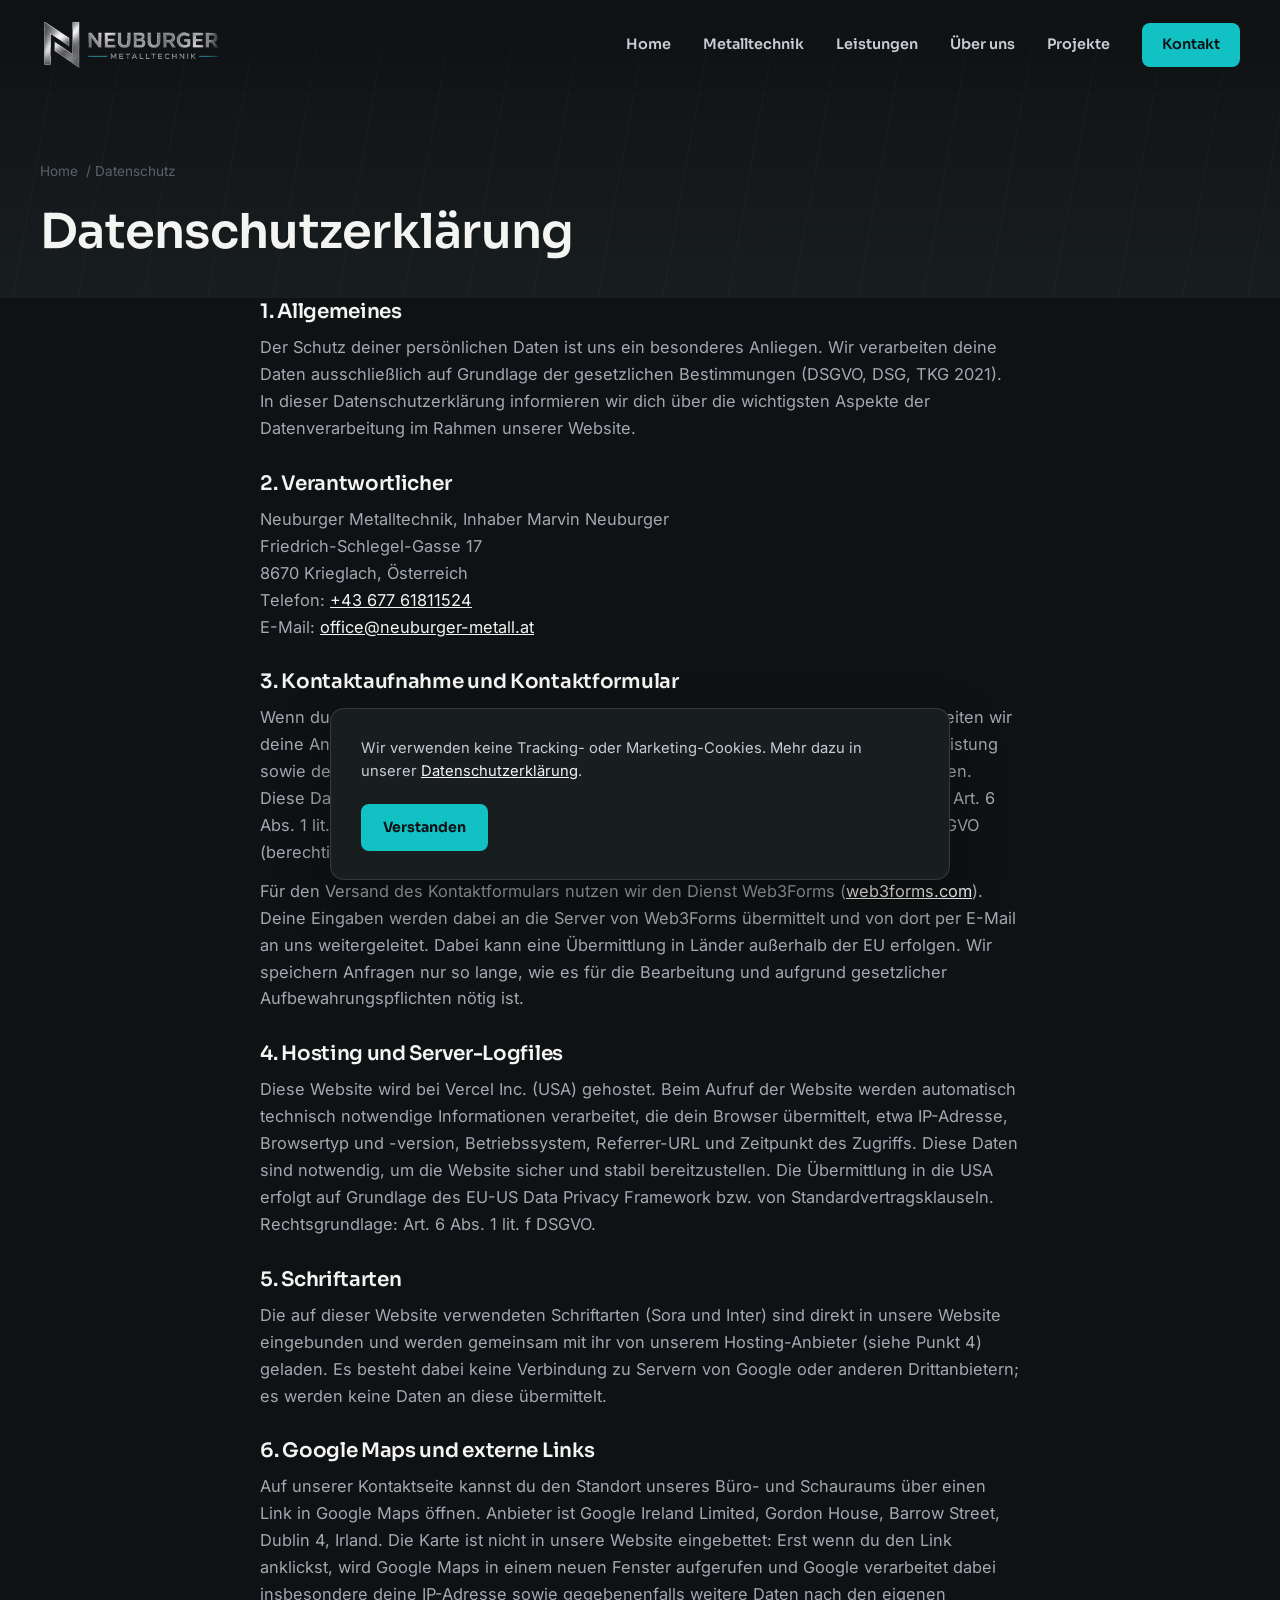
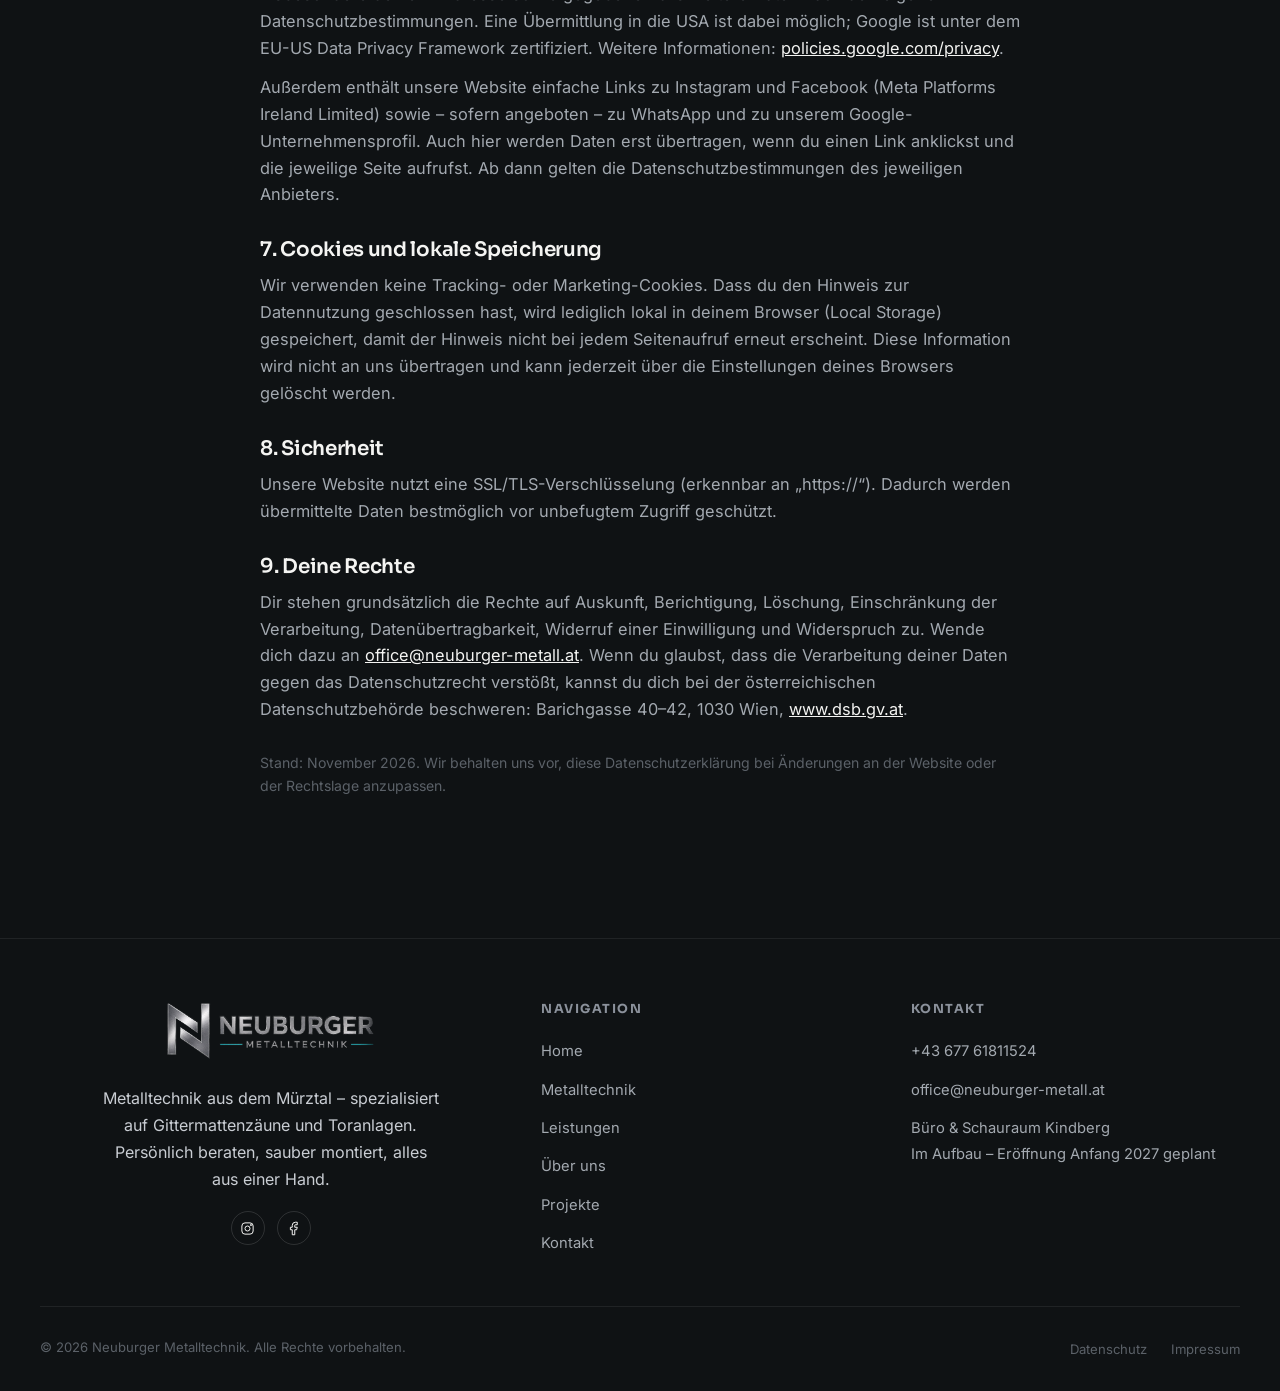
<file: datenschutz.html>
<!DOCTYPE html>
<html lang="de">
<head>
<meta charset="UTF-8" />
<meta name="viewport" content="width=device-width, initial-scale=1.0" />
<title>Datenschutz | Neuburger Metalltechnik</title>
<meta name="robots" content="noindex, follow" />
<meta name="theme-color" content="#0f1214" />
<link rel="icon" href="favicon.ico" sizes="any" />
<link rel="icon" type="image/png" href="images/favicon-192.png" sizes="192x192" />
<link rel="apple-touch-icon" href="images/apple-touch-icon.png" />
<meta property="og:type" content="website" />
<meta property="og:site_name" content="Neuburger Metalltechnik" />
<meta property="og:title" content="Datenschutz | Neuburger Metalltechnik" />
<meta property="og:url" content="https://www.neuburger-metall.at/datenschutz.html" />
<meta property="og:locale" content="de_AT" />
<meta name="twitter:card" content="summary_large_image" />
<link rel="canonical" href="https://www.neuburger-metall.at/datenschutz.html" />
<meta property="og:image" content="https://www.neuburger-metall.at/images/og-neuburger-metalltechnik.jpg" />

<link rel="preload" href="fonts/sora-latin.woff2" as="font" type="font/woff2" crossorigin>
<link rel="preload" href="fonts/inter-latin.woff2" as="font" type="font/woff2" crossorigin>

<link rel="stylesheet" href="css/style.css" />
</head>
<body>

<!-- Logo: zentral über images/logo-neuburger-metalltechnik.png austauschbar (neue Datei gleichen Namens einsetzen) -->
<header class="header" id="header">
  <div class="container nav">
    <a href="./" class="logo-link" aria-label="Neuburger Metalltechnik – zur Startseite">
      <img src="images/logo-neuburger-metalltechnik.png" alt="Neuburger Metalltechnik" width="680" height="202">
    </a>

    <nav class="nav-menu" id="navMenu" aria-label="Hauptnavigation">
      <ul class="nav-links">
        <li><a href="./">Home</a></li>
        <li><a href="metalltechnik.html">Metalltechnik</a></li>
        <li><a href="leistungen.html">Leistungen</a></li>
        <li><a href="ueber-uns.html">Über uns</a></li>
        <li><a href="projekte.html">Projekte</a></li>
        <li><a href="kontakt.html" class="nav-cta">Kontakt</a></li>
      </ul>
      <div class="nav-menu-footer">
        <a href="kontakt.html" class="btn primary">Jetzt unverbindlich anfragen</a>
        <a href="tel:+4367761811524" class="nav-phone">+43 677 61811524</a>
      </div>
    </nav>

    <button class="menu-btn" id="menuBtn" type="button" aria-label="Menü öffnen" aria-expanded="false" aria-controls="navMenu">
      <span></span><span></span><span></span>
    </button>
  </div>
</header>

<main>
  <section class="page-hero" style="padding-bottom:40px;">
    <div class="container">
      <div class="breadcrumb reveal"><a href="./">Home</a> / Datenschutz</div>
      <h1 class="reveal" style="font-size:clamp(2.2rem,4vw,3rem);">Datenschutzerklärung</h1>
    </div>
  </section>

  <section class="section" style="padding-top:0;">
    <div class="container" style="max-width:760px;">
      <div class="reveal" style="display:grid; gap:28px; font-size:1.02rem; color:var(--steel-1);">

        <div>
          <h3 style="margin-bottom:8px;">1. Allgemeines</h3>
          <p>
            Der Schutz deiner persönlichen Daten ist uns ein besonderes Anliegen. Wir verarbeiten deine Daten ausschließlich auf Grundlage der gesetzlichen Bestimmungen (DSGVO, DSG, TKG 2021). In dieser Datenschutzerklärung informieren wir dich über die wichtigsten Aspekte der Datenverarbeitung im Rahmen unserer Website.
          </p>
        </div>

        <div>
          <h3 style="margin-bottom:8px;">2. Verantwortlicher</h3>
          <p>
            Neuburger Metalltechnik, Inhaber Marvin Neuburger<br>
            Friedrich-Schlegel-Gasse 17<br>
            8670 Krieglach, Österreich<br>
            Telefon: <a href="tel:+4367761811524" style="color:var(--off-white); text-decoration:underline;">+43 677 61811524</a><br>
            E-Mail: <a href="mailto:office@neuburger-metall.at" style="color:var(--off-white); text-decoration:underline;">office@neuburger-metall.at</a>
          </p>
        </div>

        <div>
          <h3 style="margin-bottom:8px;">3. Kontaktaufnahme und Kontaktformular</h3>
          <p>
            Wenn du uns über das Kontaktformular, per E-Mail oder telefonisch kontaktierst, verarbeiten wir deine Angaben (Name, E-Mail-Adresse, optional Telefonnummer, Firma, gewünschte Leistung sowie deine Nachricht) zur Bearbeitung deiner Anfrage und für mögliche Anschlussfragen. Diese Daten geben wir nicht ohne deine Zustimmung an Dritte weiter. Rechtsgrundlage: Art. 6 Abs. 1 lit. b DSGVO (Anfrage bzw. vorvertragliche Maßnahmen) und Art. 6 Abs. 1 lit. f DSGVO (berechtigtes Interesse an der Beantwortung von Anfragen).
          </p>
          <p style="margin-top:12px;">
            Für den Versand des Kontaktformulars nutzen wir den Dienst Web3Forms (<a href="https://web3forms.com/privacy" target="_blank" rel="noopener" style="color:var(--off-white); text-decoration:underline;">web3forms.com</a>). Deine Eingaben werden dabei an die Server von Web3Forms übermittelt und von dort per E-Mail an uns weitergeleitet. Dabei kann eine Übermittlung in Länder außerhalb der EU erfolgen. Wir speichern Anfragen nur so lange, wie es für die Bearbeitung und aufgrund gesetzlicher Aufbewahrungspflichten nötig ist.
          </p>
        </div>

        <div>
          <h3 style="margin-bottom:8px;">4. Hosting und Server-Logfiles</h3>
          <p>
            Diese Website wird bei Vercel Inc. (USA) gehostet. Beim Aufruf der Website werden automatisch technisch notwendige Informationen verarbeitet, die dein Browser übermittelt, etwa IP-Adresse, Browsertyp und -version, Betriebssystem, Referrer-URL und Zeitpunkt des Zugriffs. Diese Daten sind notwendig, um die Website sicher und stabil bereitzustellen. Die Übermittlung in die USA erfolgt auf Grundlage des EU-US Data Privacy Framework bzw. von Standardvertragsklauseln. Rechtsgrundlage: Art. 6 Abs. 1 lit. f DSGVO.
          </p>
        </div>

        <div>
          <h3 style="margin-bottom:8px;">5. Schriftarten</h3>
          <p>
            Die auf dieser Website verwendeten Schriftarten (Sora und Inter) sind direkt in unsere Website eingebunden und werden gemeinsam mit ihr von unserem Hosting-Anbieter (siehe Punkt 4) geladen. Es besteht dabei keine Verbindung zu Servern von Google oder anderen Drittanbietern; es werden keine Daten an diese übermittelt.
          </p>
        </div>

        <div>
          <h3 style="margin-bottom:8px;">6. Google Maps und externe Links</h3>
          <p>
            Auf unserer Kontaktseite kannst du den Standort unseres Büro- und Schauraums über einen Link in Google Maps öffnen. Anbieter ist Google Ireland Limited, Gordon House, Barrow Street, Dublin 4, Irland. Die Karte ist nicht in unsere Website eingebettet: Erst wenn du den Link anklickst, wird Google Maps in einem neuen Fenster aufgerufen und Google verarbeitet dabei insbesondere deine IP-Adresse sowie gegebenenfalls weitere Daten nach den eigenen Datenschutzbestimmungen. Eine Übermittlung in die USA ist dabei möglich; Google ist unter dem EU-US Data Privacy Framework zertifiziert. Weitere Informationen: <a href="https://policies.google.com/privacy?hl=de" target="_blank" rel="noopener" style="color:var(--off-white); text-decoration:underline;">policies.google.com/privacy</a>.
          </p>
          <p style="margin-top:12px;">
            Außerdem enthält unsere Website einfache Links zu Instagram und Facebook (Meta Platforms Ireland Limited) sowie – sofern angeboten – zu WhatsApp und zu unserem Google-Unternehmensprofil. Auch hier werden Daten erst übertragen, wenn du einen Link anklickst und die jeweilige Seite aufrufst. Ab dann gelten die Datenschutzbestimmungen des jeweiligen Anbieters.
          </p>
        </div>

        <div>
          <h3 style="margin-bottom:8px;">7. Cookies und lokale Speicherung</h3>
          <p>
            Wir verwenden keine Tracking- oder Marketing-Cookies. Dass du den Hinweis zur Datennutzung geschlossen hast, wird lediglich lokal in deinem Browser (Local Storage) gespeichert, damit der Hinweis nicht bei jedem Seitenaufruf erneut erscheint. Diese Information wird nicht an uns übertragen und kann jederzeit über die Einstellungen deines Browsers gelöscht werden.
          </p>
        </div>

        <div>
          <h3 style="margin-bottom:8px;">8. Sicherheit</h3>
          <p>
            Unsere Website nutzt eine SSL/TLS-Verschlüsselung (erkennbar an „https://“). Dadurch werden übermittelte Daten bestmöglich vor unbefugtem Zugriff geschützt.
          </p>
        </div>

        <div>
          <h3 style="margin-bottom:8px;">9. Deine Rechte</h3>
          <p>
            Dir stehen grundsätzlich die Rechte auf Auskunft, Berichtigung, Löschung, Einschränkung der Verarbeitung, Datenübertragbarkeit, Widerruf einer Einwilligung und Widerspruch zu. Wende dich dazu an <a href="mailto:office@neuburger-metall.at" style="color:var(--off-white); text-decoration:underline;">office@neuburger-metall.at</a>. Wenn du glaubst, dass die Verarbeitung deiner Daten gegen das Datenschutzrecht verstößt, kannst du dich bei der österreichischen Datenschutzbehörde beschweren: Barichgasse 40–42, 1030 Wien, <a href="https://www.dsb.gv.at" target="_blank" rel="noopener" style="color:var(--off-white); text-decoration:underline;">www.dsb.gv.at</a>.
          </p>
        </div>

        <p style="font-size:0.88rem; color:var(--steel-3);">Stand: November 2026. Wir behalten uns vor, diese Datenschutzerklärung bei Änderungen an der Website oder der Rechtslage anzupassen.</p>

      </div>
    </div>
  </section>
</main>

<footer class="footer">
  <div class="container">
    <div class="footer-top">
      <div class="footer-brand">
        <img src="images/logo-neuburger-metalltechnik.png" alt="Neuburger Metalltechnik" width="680" height="202" loading="lazy">
        <p>Metalltechnik aus dem Mürztal – spezialisiert auf Gittermattenzäune und Toranlagen. Persönlich beraten, sauber montiert, alles aus einer Hand.</p>
        <div class="footer-social" style="margin-top:18px;">
          <a href="https://www.instagram.com/neuburger_metalltechnik/" aria-label="Instagram" target="_blank" rel="noopener">
            <svg viewBox="0 0 24 24"><rect x="3" y="3" width="18" height="18" rx="5"/><circle cx="12" cy="12" r="4"/><circle cx="17.5" cy="6.5" r="1"/></svg>
          </a>
          <a href="https://www.facebook.com/people/Neuburger-Metalltechnik/61586759894899/?locale=de_DE" aria-label="Facebook" target="_blank" rel="noopener">
            <svg viewBox="0 0 24 24"><path d="M18 2h-3a5 5 0 0 0-5 5v3H7v4h3v8h4v-8h3l1-4h-4V7a1 1 0 0 1 1-1h3z"/></svg>
          </a>
        </div>
      </div>

      <div class="footer-col">
        <h4>Navigation</h4>
        <ul>
          <li><a href="./">Home</a></li>
          <li><a href="metalltechnik.html">Metalltechnik</a></li>
          <li><a href="leistungen.html">Leistungen</a></li>
          <li><a href="ueber-uns.html">Über uns</a></li>
          <li><a href="projekte.html">Projekte</a></li>
          <li><a href="kontakt.html">Kontakt</a></li>
        </ul>
      </div>

      <div class="footer-col">
        <h4>Kontakt</h4>
        <ul>
          <li><a href="tel:+4367761811524">+43 677 61811524</a></li>
          <li><a href="mailto:office@neuburger-metall.at">office@neuburger-metall.at</a></li>
          <li data-whatsapp hidden><a href="#">WhatsApp</a></li>
          <li><a href="kontakt.html#standort">Büro &amp; Schauraum Kindberg<br><span data-setting="schauraum.status">Im Aufbau – Eröffnung Anfang 2027 geplant</span></a></li>
        </ul>
      </div>
    </div>

    <div class="footer-bottom">
      <p>© <span data-year>2026</span> Neuburger Metalltechnik. Alle Rechte vorbehalten.</p>
      <ul class="footer-legal">
        <li><a href="datenschutz.html">Datenschutz</a></li>
        <li><a href="impressum.html">Impressum</a></li>
      </ul>
    </div>
  </div>
</footer>

<div class="cookie-banner" id="cookieBanner">
  <p>Wir verwenden keine Tracking- oder Marketing-Cookies. Mehr dazu in unserer <a href="datenschutz.html">Datenschutzerklärung</a>.</p>
  <div class="cookie-actions">
    <button type="button" class="btn primary" id="cookieAccept">Verstanden</button>
  </div>
</div>

<script src="js/script.js"></script>
</body>
</html>
</file>
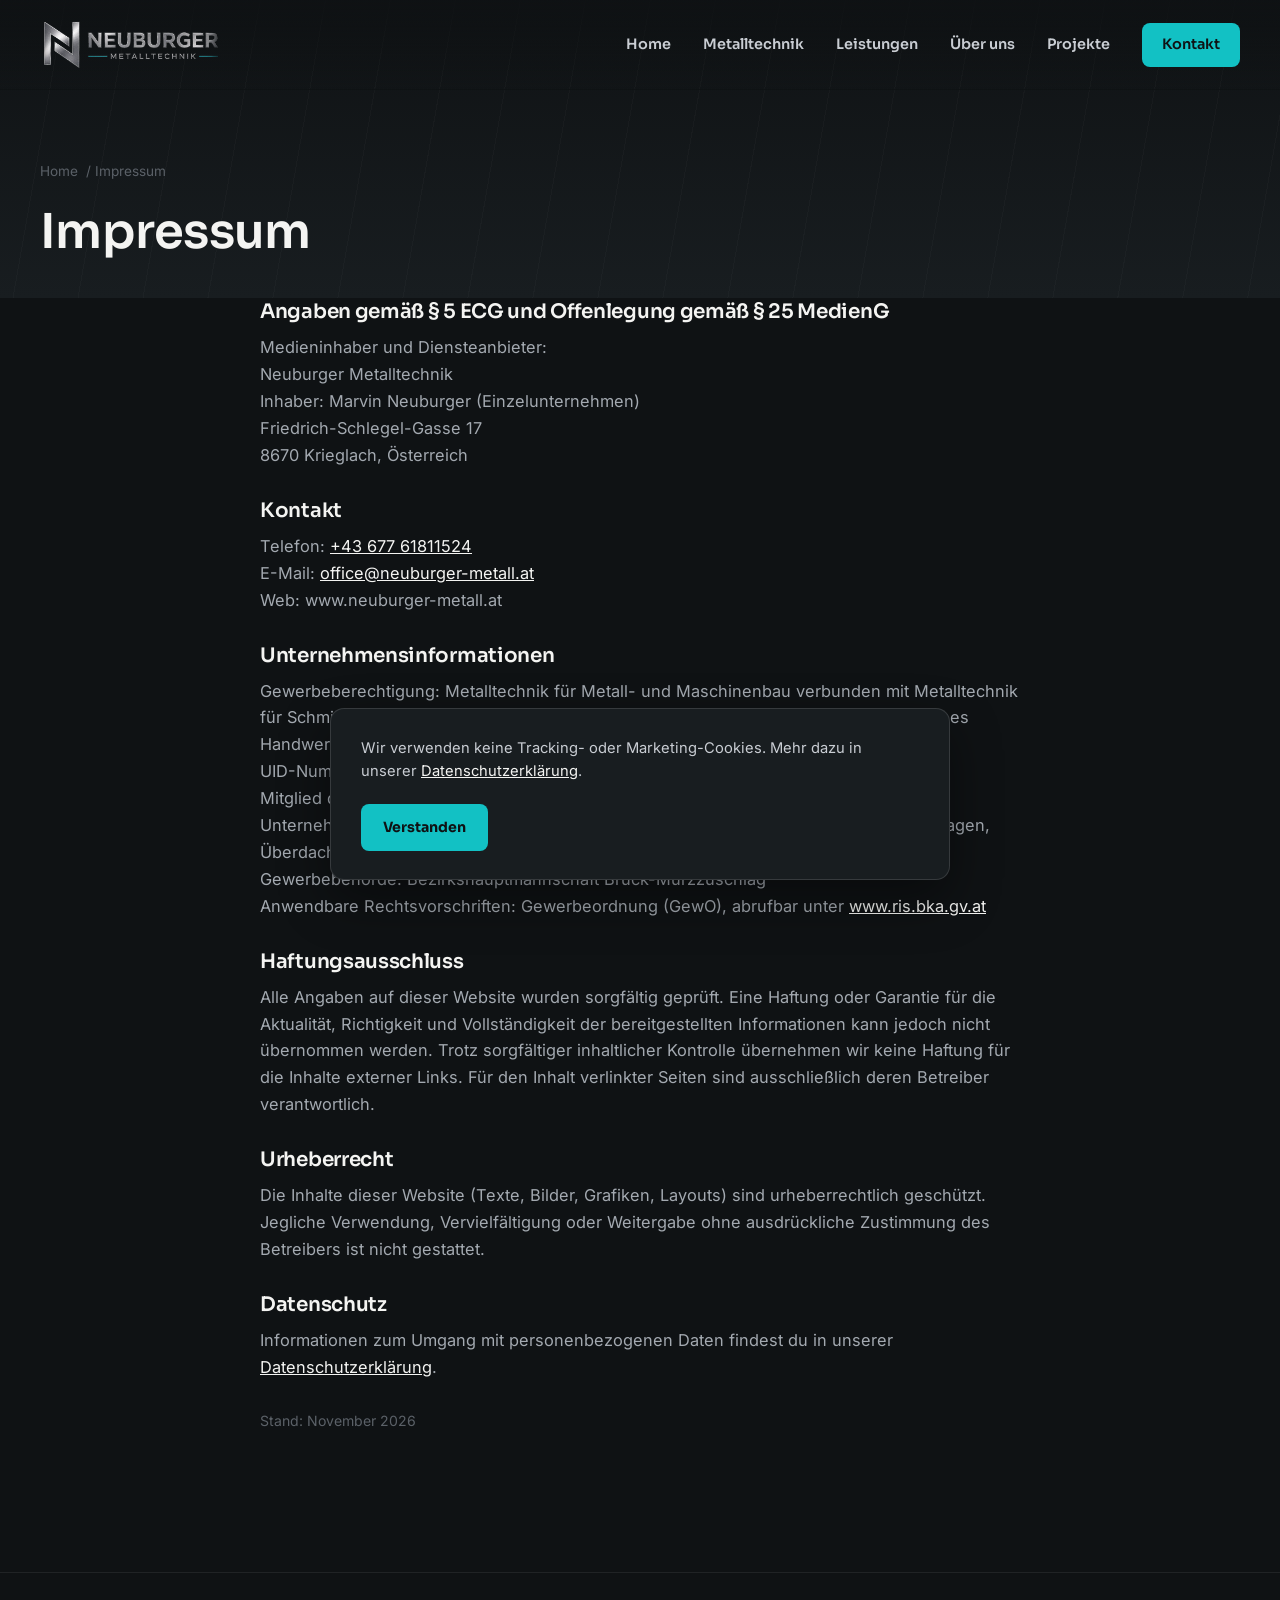
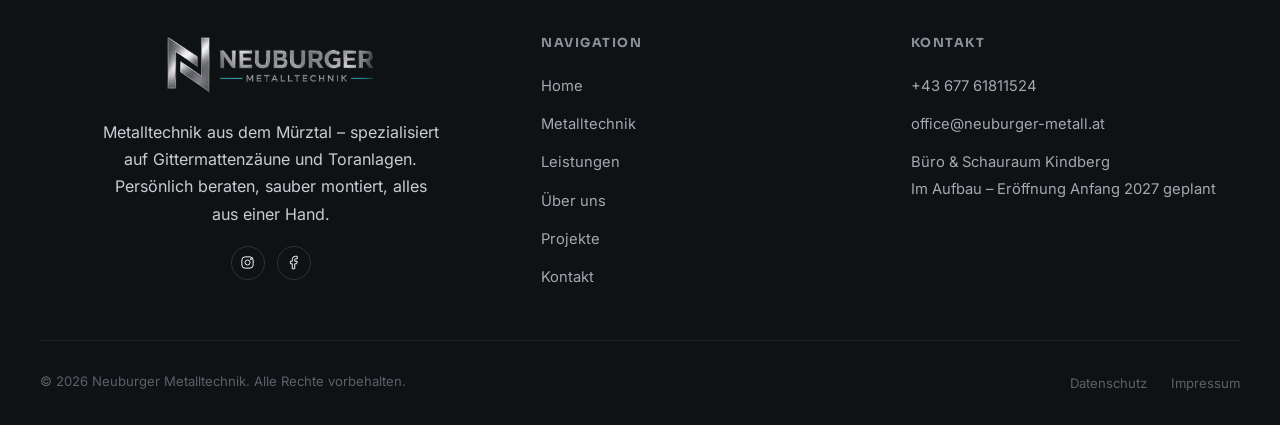
<file: impressum.html>
<!DOCTYPE html>
<html lang="de">
<head>
<meta charset="UTF-8" />
<meta name="viewport" content="width=device-width, initial-scale=1.0" />
<title>Impressum | Neuburger Metalltechnik</title>
<meta name="robots" content="noindex, follow" />
<meta name="theme-color" content="#0f1214" />
<link rel="icon" href="favicon.ico" sizes="any" />
<link rel="icon" type="image/png" href="images/favicon-192.png" sizes="192x192" />
<link rel="apple-touch-icon" href="images/apple-touch-icon.png" />
<meta property="og:type" content="website" />
<meta property="og:site_name" content="Neuburger Metalltechnik" />
<meta property="og:title" content="Impressum | Neuburger Metalltechnik" />
<meta property="og:url" content="https://www.neuburger-metall.at/impressum.html" />
<meta property="og:locale" content="de_AT" />
<meta name="twitter:card" content="summary_large_image" />
<link rel="canonical" href="https://www.neuburger-metall.at/impressum.html" />
<meta property="og:image" content="https://www.neuburger-metall.at/images/og-neuburger-metalltechnik.jpg" />

<link rel="preload" href="fonts/sora-latin.woff2" as="font" type="font/woff2" crossorigin>
<link rel="preload" href="fonts/inter-latin.woff2" as="font" type="font/woff2" crossorigin>

<link rel="stylesheet" href="css/style.css" />
</head>
<body>

<!-- Logo: zentral über images/logo-neuburger-metalltechnik.png austauschbar (neue Datei gleichen Namens einsetzen) -->
<header class="header" id="header">
  <div class="container nav">
    <a href="./" class="logo-link" aria-label="Neuburger Metalltechnik – zur Startseite">
      <img src="images/logo-neuburger-metalltechnik.png" alt="Neuburger Metalltechnik" width="680" height="202">
    </a>

    <nav class="nav-menu" id="navMenu" aria-label="Hauptnavigation">
      <ul class="nav-links">
        <li><a href="./">Home</a></li>
        <li><a href="metalltechnik.html">Metalltechnik</a></li>
        <li><a href="leistungen.html">Leistungen</a></li>
        <li><a href="ueber-uns.html">Über uns</a></li>
        <li><a href="projekte.html">Projekte</a></li>
        <li><a href="kontakt.html" class="nav-cta">Kontakt</a></li>
      </ul>
      <div class="nav-menu-footer">
        <a href="kontakt.html" class="btn primary">Jetzt unverbindlich anfragen</a>
        <a href="tel:+4367761811524" class="nav-phone">+43 677 61811524</a>
      </div>
    </nav>

    <button class="menu-btn" id="menuBtn" type="button" aria-label="Menü öffnen" aria-expanded="false" aria-controls="navMenu">
      <span></span><span></span><span></span>
    </button>
  </div>
</header>

<main>
  <section class="page-hero" style="padding-bottom:40px;">
    <div class="container">
      <div class="breadcrumb reveal"><a href="./">Home</a> / Impressum</div>
      <h1 class="reveal" style="font-size:clamp(2.2rem,4vw,3rem);">Impressum</h1>
    </div>
  </section>

  <section class="section" style="padding-top:0;">
    <div class="container" style="max-width:760px;">
      <div class="reveal" style="display:grid; gap:28px; font-size:1.02rem; color:var(--steel-1);">

        <div>
          <h3 style="margin-bottom:8px;">Angaben gemäß § 5 ECG und Offenlegung gemäß § 25 MedienG</h3>
          <p>
            Medieninhaber und Diensteanbieter:<br>
            Neuburger Metalltechnik<br>
            Inhaber: Marvin Neuburger (Einzelunternehmen)<br>
            Friedrich-Schlegel-Gasse 17<br>
            8670 Krieglach, Österreich
          </p>
        </div>

        <div>
          <h3 style="margin-bottom:8px;">Kontakt</h3>
          <p>
            Telefon: <a href="tel:+4367761811524" style="color:var(--off-white); text-decoration:underline;">+43 677 61811524</a><br>
            E-Mail: <a href="mailto:office@neuburger-metall.at" style="color:var(--off-white); text-decoration:underline;">office@neuburger-metall.at</a><br>
            Web: www.neuburger-metall.at
          </p>
        </div>

        <div>
          <h3 style="margin-bottom:8px;">Unternehmensinformationen</h3>
          <p>
            Gewerbeberechtigung: Metalltechnik für Metall- und Maschinenbau verbunden mit Metalltechnik für Schmiede und Fahrzeugbau; Metalltechnik für Land- und Baumaschinen (verbundenes Handwerk)<br>
            UID-Nummer: ATU82781857<br>
            Mitglied der Wirtschaftskammer Steiermark<br>
            Unternehmensgegenstand: Metalltechnik – insbesondere Gittermattenzäune und Toranlagen, Überdachungen, Sonderanfertigungen, Reparaturen und Montagen<br>
            Gewerbebehörde: Bezirkshauptmannschaft Bruck-Mürzzuschlag<br>
            Anwendbare Rechtsvorschriften: Gewerbeordnung (GewO), abrufbar unter <a href="https://www.ris.bka.gv.at" target="_blank" rel="noopener" style="color:var(--off-white); text-decoration:underline;">www.ris.bka.gv.at</a>
          </p>
        </div>

        <div>
          <h3 style="margin-bottom:8px;">Haftungsausschluss</h3>
          <p>
            Alle Angaben auf dieser Website wurden sorgfältig geprüft. Eine Haftung oder Garantie für die Aktualität, Richtigkeit und Vollständigkeit der bereitgestellten Informationen kann jedoch nicht übernommen werden. Trotz sorgfältiger inhaltlicher Kontrolle übernehmen wir keine Haftung für die Inhalte externer Links. Für den Inhalt verlinkter Seiten sind ausschließlich deren Betreiber verantwortlich.
          </p>
        </div>

        <div>
          <h3 style="margin-bottom:8px;">Urheberrecht</h3>
          <p>
            Die Inhalte dieser Website (Texte, Bilder, Grafiken, Layouts) sind urheberrechtlich geschützt. Jegliche Verwendung, Vervielfältigung oder Weitergabe ohne ausdrückliche Zustimmung des Betreibers ist nicht gestattet.
          </p>
        </div>

        <div>
          <h3 style="margin-bottom:8px;">Datenschutz</h3>
          <p>
            Informationen zum Umgang mit personenbezogenen Daten findest du in unserer <a href="datenschutz.html" style="color:var(--off-white); text-decoration:underline;">Datenschutzerklärung</a>.
          </p>
        </div>

        <p style="font-size:0.88rem; color:var(--steel-3);">Stand: November 2026</p>

      </div>
    </div>
  </section>
</main>

<footer class="footer">
  <div class="container">
    <div class="footer-top">
      <div class="footer-brand">
        <img src="images/logo-neuburger-metalltechnik.png" alt="Neuburger Metalltechnik" width="680" height="202" loading="lazy">
        <p>Metalltechnik aus dem Mürztal – spezialisiert auf Gittermattenzäune und Toranlagen. Persönlich beraten, sauber montiert, alles aus einer Hand.</p>
        <div class="footer-social" style="margin-top:18px;">
          <a href="https://www.instagram.com/neuburger_metalltechnik/" aria-label="Instagram" target="_blank" rel="noopener">
            <svg viewBox="0 0 24 24"><rect x="3" y="3" width="18" height="18" rx="5"/><circle cx="12" cy="12" r="4"/><circle cx="17.5" cy="6.5" r="1"/></svg>
          </a>
          <a href="https://www.facebook.com/people/Neuburger-Metalltechnik/61586759894899/?locale=de_DE" aria-label="Facebook" target="_blank" rel="noopener">
            <svg viewBox="0 0 24 24"><path d="M18 2h-3a5 5 0 0 0-5 5v3H7v4h3v8h4v-8h3l1-4h-4V7a1 1 0 0 1 1-1h3z"/></svg>
          </a>
        </div>
      </div>

      <div class="footer-col">
        <h4>Navigation</h4>
        <ul>
          <li><a href="./">Home</a></li>
          <li><a href="metalltechnik.html">Metalltechnik</a></li>
          <li><a href="leistungen.html">Leistungen</a></li>
          <li><a href="ueber-uns.html">Über uns</a></li>
          <li><a href="projekte.html">Projekte</a></li>
          <li><a href="kontakt.html">Kontakt</a></li>
        </ul>
      </div>

      <div class="footer-col">
        <h4>Kontakt</h4>
        <ul>
          <li><a href="tel:+4367761811524">+43 677 61811524</a></li>
          <li><a href="mailto:office@neuburger-metall.at">office@neuburger-metall.at</a></li>
          <li data-whatsapp hidden><a href="#">WhatsApp</a></li>
          <li><a href="kontakt.html#standort">Büro &amp; Schauraum Kindberg<br><span data-setting="schauraum.status">Im Aufbau – Eröffnung Anfang 2027 geplant</span></a></li>
        </ul>
      </div>
    </div>

    <div class="footer-bottom">
      <p>© <span data-year>2026</span> Neuburger Metalltechnik. Alle Rechte vorbehalten.</p>
      <ul class="footer-legal">
        <li><a href="datenschutz.html">Datenschutz</a></li>
        <li><a href="impressum.html">Impressum</a></li>
      </ul>
    </div>
  </div>
</footer>

<div class="cookie-banner" id="cookieBanner">
  <p>Wir verwenden keine Tracking- oder Marketing-Cookies. Mehr dazu in unserer <a href="datenschutz.html">Datenschutzerklärung</a>.</p>
  <div class="cookie-actions">
    <button type="button" class="btn primary" id="cookieAccept">Verstanden</button>
  </div>
</div>

<script src="js/script.js"></script>
</body>
</html>
</file>
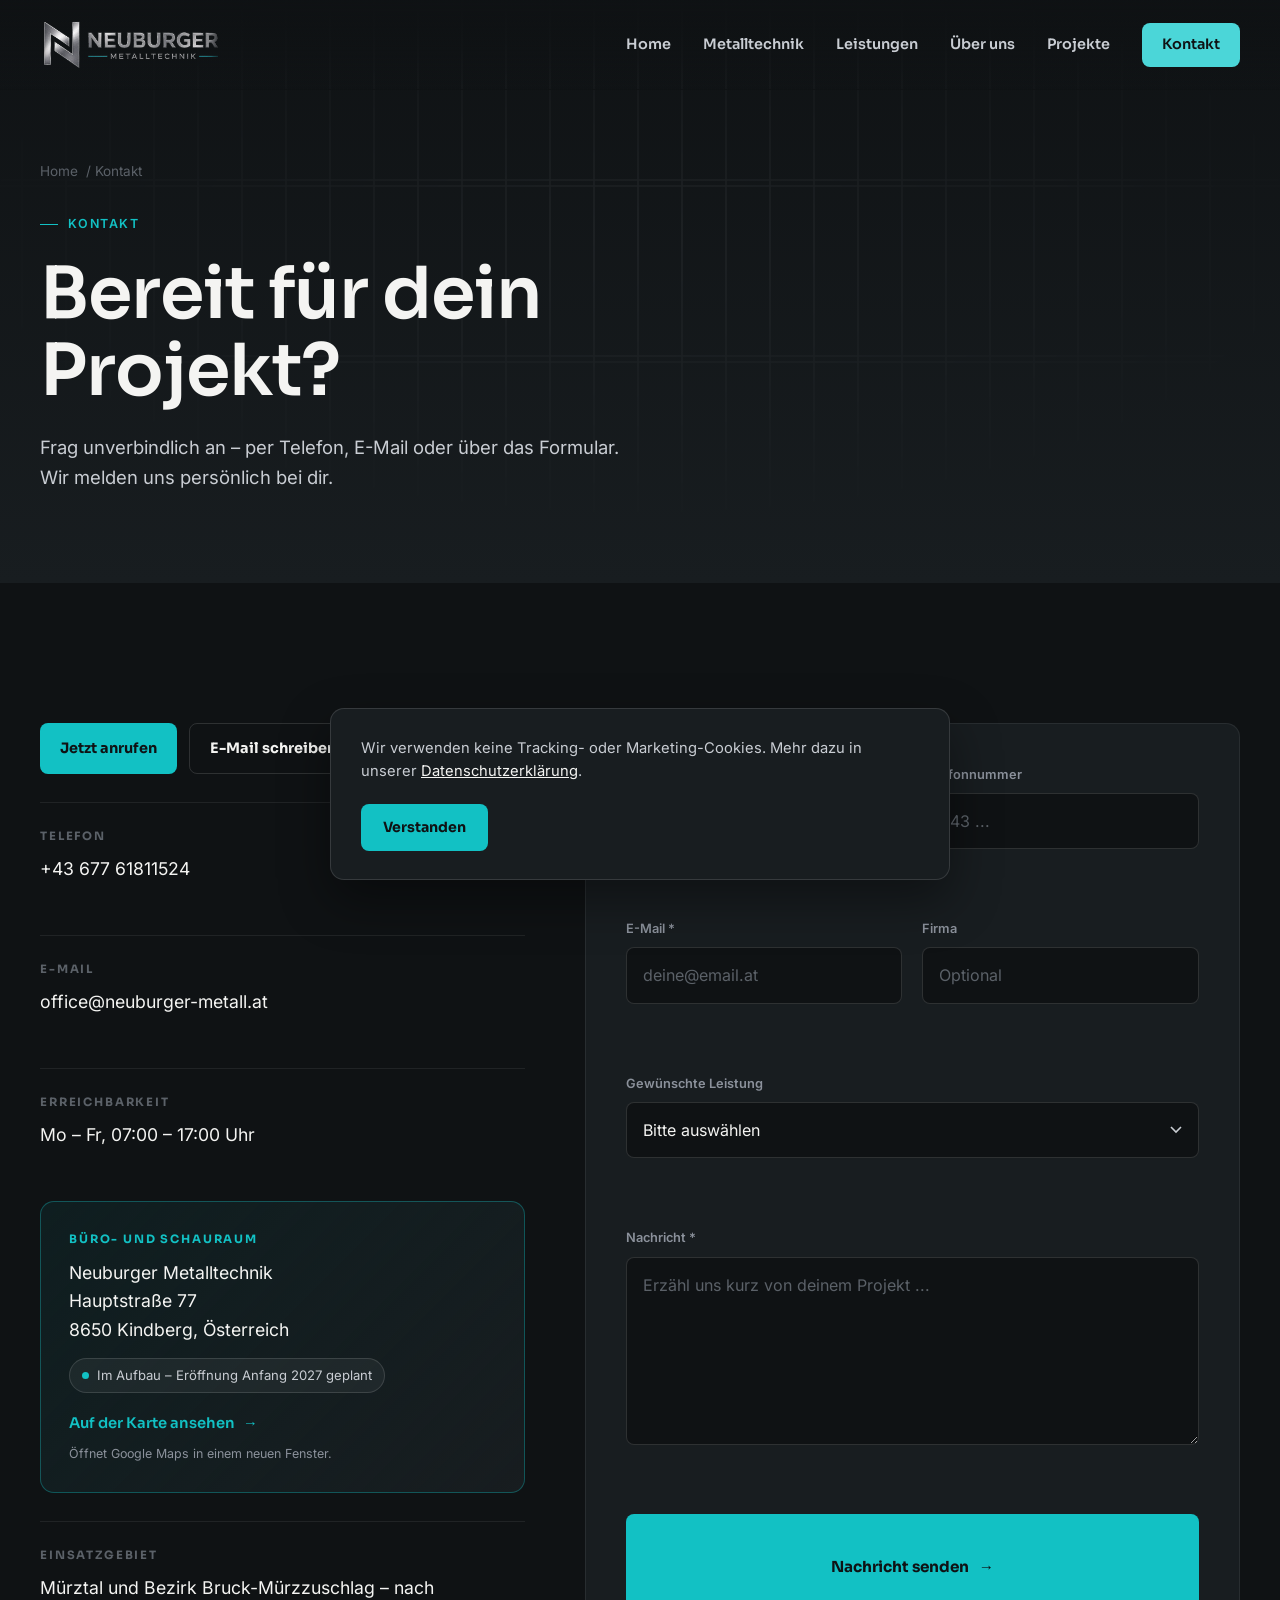
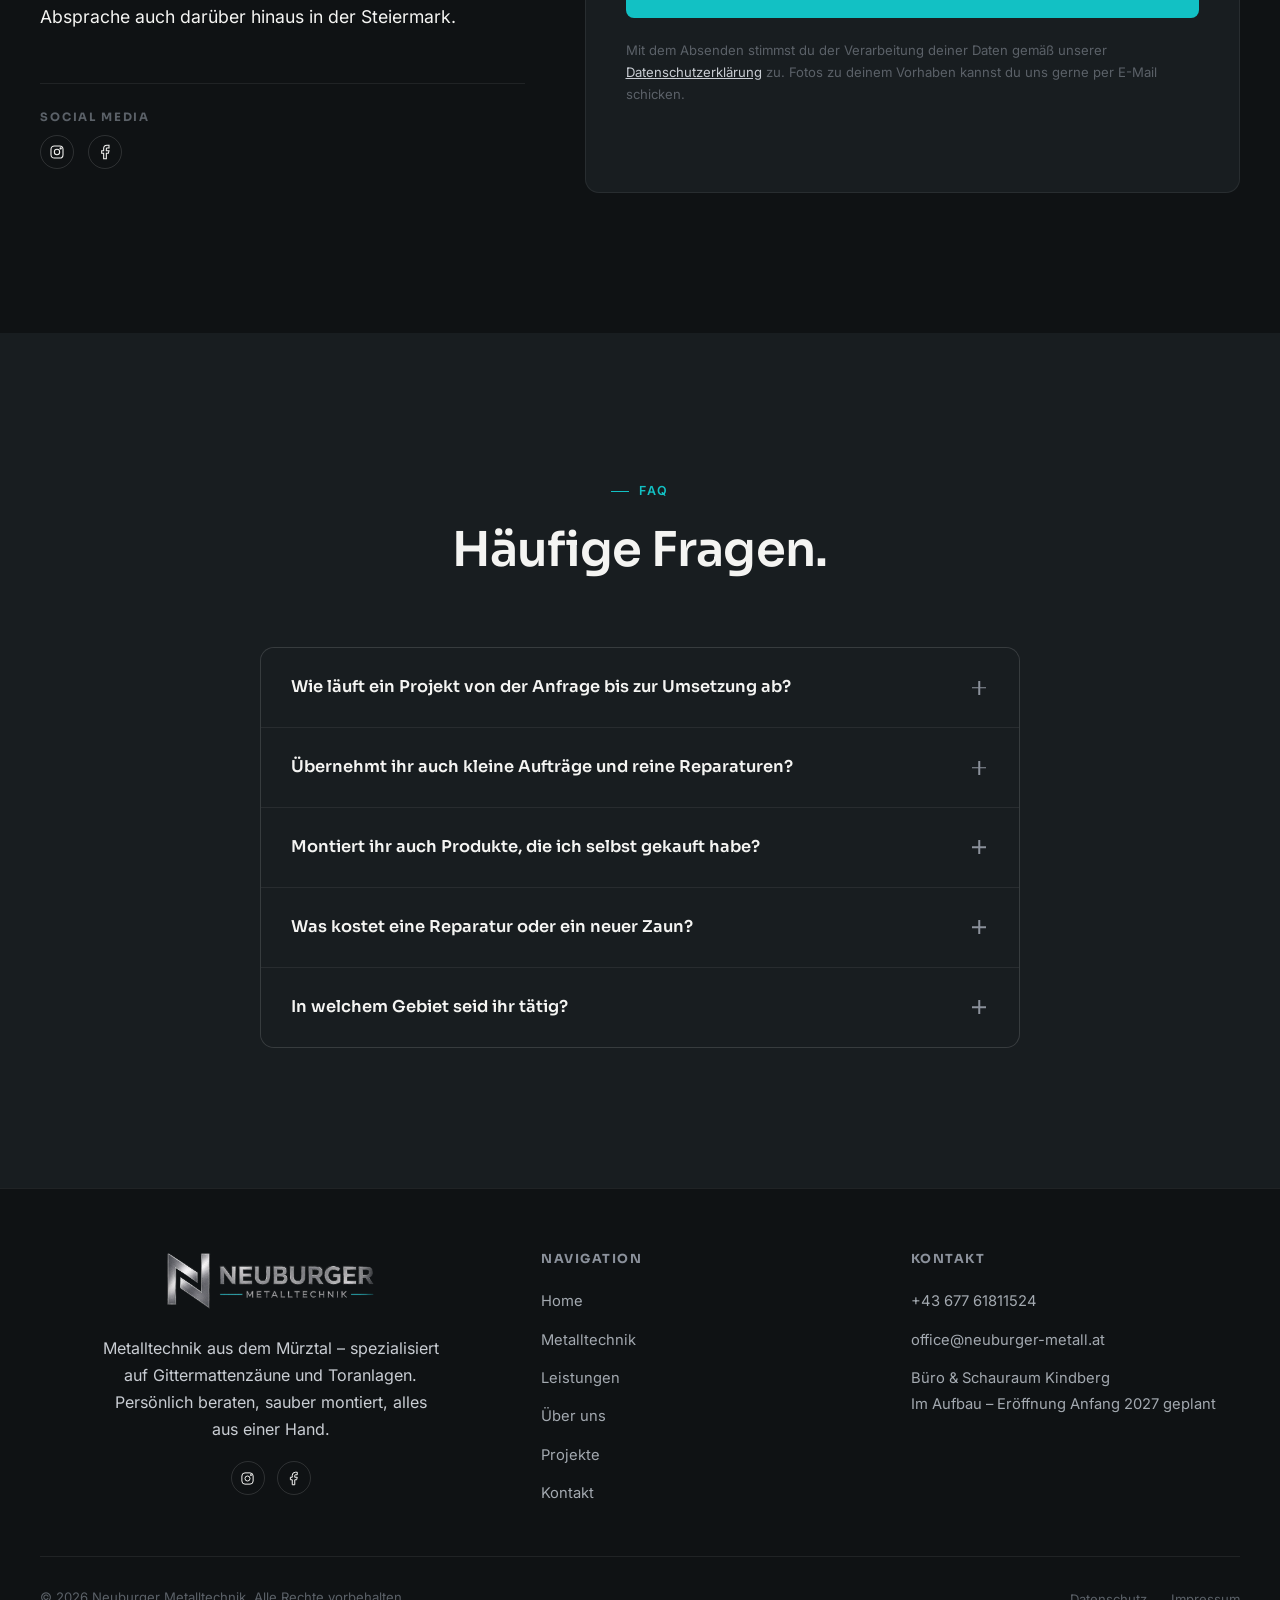
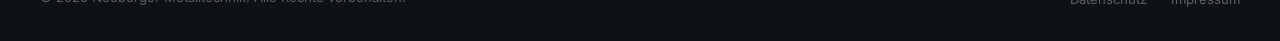
<file: kontakt.html>
<!DOCTYPE html>
<html lang="de">
<head>
<meta charset="UTF-8" />
<meta name="viewport" content="width=device-width, initial-scale=1.0" />
<title>Kontakt & Anfrage | Neuburger Metalltechnik</title>
<meta name="description" content="Unverbindlich anfragen bei Neuburger Metalltechnik: Telefon +43 677 61811524, office@neuburger-metall.at. Neuer Büro- und Schauraum in der Hauptstraße 77 in Kindberg." />
<meta name="theme-color" content="#0f1214" />
<link rel="icon" href="favicon.ico" sizes="any" />
<link rel="icon" type="image/png" href="images/favicon-192.png" sizes="192x192" />
<link rel="apple-touch-icon" href="images/apple-touch-icon.png" />
<meta property="og:type" content="website" />
<meta property="og:site_name" content="Neuburger Metalltechnik" />
<meta property="og:title" content="Kontakt & Anfrage | Neuburger Metalltechnik" />
<meta property="og:description" content="Unverbindlich anfragen bei Neuburger Metalltechnik: Telefon +43 677 61811524, office@neuburger-metall.at. Neuer Büro- und Schauraum in der Hauptstraße 77 in Kindberg." />
<meta property="og:url" content="https://www.neuburger-metall.at/kontakt.html" />
<meta property="og:locale" content="de_AT" />
<meta name="twitter:card" content="summary_large_image" />
<link rel="canonical" href="https://www.neuburger-metall.at/kontakt.html" />
<meta property="og:image" content="https://www.neuburger-metall.at/images/og-neuburger-metalltechnik.jpg" />

<link rel="preload" href="fonts/sora-latin.woff2" as="font" type="font/woff2" crossorigin>
<link rel="preload" href="fonts/inter-latin.woff2" as="font" type="font/woff2" crossorigin>

<link rel="stylesheet" href="css/style.css" />
</head>
<body>

<!-- Logo: zentral über images/logo-neuburger-metalltechnik.png austauschbar (neue Datei gleichen Namens einsetzen) -->
<header class="header" id="header">
  <div class="container nav">
    <a href="./" class="logo-link" aria-label="Neuburger Metalltechnik – zur Startseite">
      <img src="images/logo-neuburger-metalltechnik.png" alt="Neuburger Metalltechnik" width="680" height="202">
    </a>

    <nav class="nav-menu" id="navMenu" aria-label="Hauptnavigation">
      <ul class="nav-links">
        <li><a href="./">Home</a></li>
        <li><a href="metalltechnik.html">Metalltechnik</a></li>
        <li><a href="leistungen.html">Leistungen</a></li>
        <li><a href="ueber-uns.html">Über uns</a></li>
        <li><a href="projekte.html">Projekte</a></li>
        <li><a href="kontakt.html" class="nav-cta active" aria-current="page">Kontakt</a></li>
      </ul>
      <div class="nav-menu-footer">
        <a href="kontakt.html" class="btn primary">Jetzt unverbindlich anfragen</a>
        <a href="tel:+4367761811524" class="nav-phone">+43 677 61811524</a>
      </div>
    </nav>

    <button class="menu-btn" id="menuBtn" type="button" aria-label="Menü öffnen" aria-expanded="false" aria-controls="navMenu">
      <span></span><span></span><span></span>
    </button>
  </div>
</header>

<main>

  <section class="page-hero mesh-bg">
    <div class="container">
      <div class="breadcrumb reveal"><a href="./">Home</a> / Kontakt</div>
      <span class="eyebrow reveal">Kontakt</span>
      <h1 class="reveal">Bereit für dein Projekt?</h1>
      <p class="reveal" style="font-size:1.15rem; max-width:600px; margin-top:22px; color:var(--steel-1);">Frag unverbindlich an – per Telefon, E-Mail oder über das Formular. Wir melden uns persönlich bei dir.</p>
    </div>
  </section>

  <section class="section">
    <div class="container">
      <div class="contact-layout">

        <div class="contact-info-block reveal">

          <div class="contact-quick">
            <a href="tel:+4367761811524" class="btn primary">Jetzt anrufen</a>
            <a href="mailto:office@neuburger-metall.at" class="btn secondary">E-Mail schreiben</a>
            <a href="#" class="btn whatsapp" data-whatsapp hidden>WhatsApp</a>
          </div>

          <div class="contact-info-item">
            <span class="label">Telefon</span>
            <a href="tel:+4367761811524">+43 677 61811524</a>
          </div>

          <div class="contact-info-item">
            <span class="label">E-Mail</span>
            <a href="mailto:office@neuburger-metall.at">office@neuburger-metall.at</a>
          </div>

          <div class="contact-info-item">
            <span class="label">Erreichbarkeit</span>
            <p>Mo – Fr, 07:00 – 17:00 Uhr</p>
          </div>

          <div class="location-card" id="standort">
            <span class="label">Büro- und Schauraum</span>
            <address>
              Neuburger Metalltechnik<br>
              Hauptstraße 77<br>
              8650 Kindberg, Österreich
            </address>
            <span class="status-pill" data-setting="schauraum.status">Im Aufbau – Eröffnung Anfang 2027 geplant</span>
            <div>
              <a href="https://www.google.com/maps/search/?api=1&amp;query=Hauptstra%C3%9Fe+77%2C+8650+Kindberg" class="text-link" target="_blank" rel="noopener">Auf der Karte ansehen <span aria-hidden="true">→</span></a>
              <span class="map-note">Öffnet Google Maps in einem neuen Fenster.</span>
            </div>
          </div>

          <div class="contact-info-item">
            <span class="label">Einsatzgebiet</span>
            <p>Mürztal und Bezirk Bruck-Mürzzuschlag – nach Absprache auch darüber hinaus in der Steiermark.</p>
          </div>

          <div class="contact-info-item">
            <span class="label">Social Media</span>
            <div class="team-social" style="margin-top:6px;">
              <a href="https://www.instagram.com/neuburger_metalltechnik/" aria-label="Instagram" target="_blank" rel="noopener">
                <svg viewBox="0 0 24 24"><rect x="3" y="3" width="18" height="18" rx="5"/><circle cx="12" cy="12" r="4"/><circle cx="17.5" cy="6.5" r="1"/></svg>
              </a>
              <a href="https://www.facebook.com/people/Neuburger-Metalltechnik/61586759894899/?locale=de_DE" aria-label="Facebook" target="_blank" rel="noopener">
                <svg viewBox="0 0 24 24"><path d="M18 2h-3a5 5 0 0 0-5 5v3H7v4h3v8h4v-8h3l1-4h-4V7a1 1 0 0 1 1-1h3z"/></svg>
              </a>
            </div>
          </div>
        </div>

        <form class="contact-form reveal" id="contactForm" action="https://api.web3forms.com/submit" method="POST" novalidate>
          <!-- Versand über Web3Forms -->
          <input type="hidden" name="access_key" value="2b02c300-9c8a-4dc4-a0dd-6a0569c72a18">
          <input type="hidden" name="subject" value="Neue Anfrage über neuburger-metall.at">
          <input type="hidden" name="from_name" value="Website Neuburger Metalltechnik">

          <div class="form-row">
            <div class="field">
              <label for="name">Name *</label>
              <input type="text" id="name" name="name" placeholder="Dein Name" autocomplete="name" required>
            </div>
            <div class="field">
              <label for="phone">Telefonnummer</label>
              <input type="tel" id="phone" name="phone" placeholder="+43 ..." autocomplete="tel">
            </div>
          </div>

          <div class="form-row">
            <div class="field">
              <label for="email">E-Mail *</label>
              <input type="email" id="email" name="email" placeholder="deine@email.at" autocomplete="email" required>
            </div>
            <div class="field">
              <label for="company">Firma</label>
              <input type="text" id="company" name="company" placeholder="Optional" autocomplete="organization">
            </div>
          </div>

          <div class="field">
            <label for="service">Gewünschte Leistung</label>
            <select id="service" name="service">
              <option value="">Bitte auswählen</option>
              <option data-key="zaun">Gittermattenzaun / Toranlage</option>
              <option data-key="ueberdachung">Überdachung</option>
              <option data-key="metalltechnik">Metalltechnik / Sonderanfertigung</option>
              <option data-key="garagentor">Garagentor / Türtechnik</option>
              <option data-key="montage">Montageservice</option>
              <option data-key="unternehmen">Montageunterstützung für Unternehmen</option>
              <option data-key="sonstiges">Sonstige Anfrage</option>
            </select>
          </div>

          <div class="field">
            <label for="message">Nachricht *</label>
            <textarea id="message" name="message" rows="6" placeholder="Erzähl uns kurz von deinem Projekt ..." required></textarea>
          </div>

          <div class="hp-field" aria-hidden="true">
            <label for="website">Bitte leer lassen</label>
            <input type="text" id="website" name="website" tabindex="-1" autocomplete="off">
          </div>

          <button type="submit" class="btn primary" style="justify-content:center;">Nachricht senden <span class="btn-arrow">→</span></button>

          <p class="form-note">Mit dem Absenden stimmst du der Verarbeitung deiner Daten gemäß unserer <a href="datenschutz.html" style="color:var(--steel-1); text-decoration:underline;">Datenschutzerklärung</a> zu. Fotos zu deinem Vorhaben kannst du uns gerne per E-Mail schicken.</p>

          <div class="form-success" id="formSuccess" role="status">Danke für deine Nachricht! Wir melden uns so schnell wie möglich bei dir.</div>
          <div class="form-error" id="formError" role="alert"></div>
        </form>

      </div>
    </div>
  </section>

  <!-- Google-Bewertungen (sichtbar, sobald der Link in content/einstellungen.json eingetragen ist) -->
  <section class="section" style="padding-top:0;" data-google-review hidden>
    <div class="container">
      <div class="review-box reveal">
        <div>
          <span class="eyebrow">Bewertungen</span>
          <h2>Deine Erfahrung zählt.</h2>
          <p>Warst du mit unserer Arbeit zufrieden? Dann freuen wir uns über eine kurze Bewertung auf Google.</p>
        </div>
        <a href="#" class="btn primary" data-google-review-link target="_blank" rel="noopener">Jetzt auf Google bewerten <span class="btn-arrow">→</span></a>
      </div>
    </div>
  </section>

  <section class="section alt">
    <div class="container">
      <div class="section-head center reveal">
        <span class="eyebrow" style="justify-content:center;">FAQ</span>
        <h2>Häufige Fragen.</h2>
      </div>

      <div class="faq-list reveal">
        <div class="faq-item">
          <button class="faq-question" type="button">
            Wie läuft ein Projekt von der Anfrage bis zur Umsetzung ab?
            <span class="faq-icon"></span>
          </button>
          <div class="faq-answer">
            <p>Nach deiner Anfrage klären wir die Details, vereinbaren bei Bedarf einen Termin vor Ort und erstellen ein Angebot. Nach deiner Freigabe organisieren wir das Material und übernehmen die fachgerechte Umsetzung.</p>
          </div>
        </div>

        <div class="faq-item">
          <button class="faq-question" type="button">
            Übernehmt ihr auch kleine Aufträge und reine Reparaturen?
            <span class="faq-icon"></span>
          </button>
          <div class="faq-answer">
            <p>Ja. Ob ein Tor nachgestellt, ein Metallteil geschweißt oder ein Schloss getauscht werden muss – auch kleine Aufträge sind bei uns willkommen.</p>
          </div>
        </div>

        <div class="faq-item">
          <button class="faq-question" type="button">
            Montiert ihr auch Produkte, die ich selbst gekauft habe?
            <span class="faq-icon"></span>
          </button>
          <div class="faq-answer">
            <p>Ja, zum Beispiel Gerätehäuser, Gartenschuppen oder vorgefertigte Metallbauteile. Schick uns am besten vorab ein paar Infos oder Fotos zum Produkt.</p>
          </div>
        </div>

        <div class="faq-item">
          <button class="faq-question" type="button">
            Was kostet eine Reparatur oder ein neuer Zaun?
            <span class="faq-icon"></span>
          </button>
          <div class="faq-answer">
            <p>Das hängt von Art und Umfang der Arbeit ab. Nach einer kurzen Beschreibung oder Besichtigung bekommst du ein nachvollziehbares Angebot.</p>
          </div>
        </div>

        <div class="faq-item">
          <button class="faq-question" type="button">
            In welchem Gebiet seid ihr tätig?
            <span class="faq-icon"></span>
          </button>
          <div class="faq-answer">
            <p>Vor allem im Mürztal und im Bezirk Bruck-Mürzzuschlag. Je nach Projekt übernehmen wir auch Arbeiten in anderen Teilen der Steiermark – sprich uns einfach an.</p>
          </div>
        </div>
      </div>
    </div>
  </section>

</main>

<footer class="footer">
  <div class="container">
    <div class="footer-top">
      <div class="footer-brand">
        <img src="images/logo-neuburger-metalltechnik.png" alt="Neuburger Metalltechnik" width="680" height="202" loading="lazy">
        <p>Metalltechnik aus dem Mürztal – spezialisiert auf Gittermattenzäune und Toranlagen. Persönlich beraten, sauber montiert, alles aus einer Hand.</p>
        <div class="footer-social" style="margin-top:18px;">
          <a href="https://www.instagram.com/neuburger_metalltechnik/" aria-label="Instagram" target="_blank" rel="noopener">
            <svg viewBox="0 0 24 24"><rect x="3" y="3" width="18" height="18" rx="5"/><circle cx="12" cy="12" r="4"/><circle cx="17.5" cy="6.5" r="1"/></svg>
          </a>
          <a href="https://www.facebook.com/people/Neuburger-Metalltechnik/61586759894899/?locale=de_DE" aria-label="Facebook" target="_blank" rel="noopener">
            <svg viewBox="0 0 24 24"><path d="M18 2h-3a5 5 0 0 0-5 5v3H7v4h3v8h4v-8h3l1-4h-4V7a1 1 0 0 1 1-1h3z"/></svg>
          </a>
        </div>
      </div>

      <div class="footer-col">
        <h4>Navigation</h4>
        <ul>
          <li><a href="./">Home</a></li>
          <li><a href="metalltechnik.html">Metalltechnik</a></li>
          <li><a href="leistungen.html">Leistungen</a></li>
          <li><a href="ueber-uns.html">Über uns</a></li>
          <li><a href="projekte.html">Projekte</a></li>
          <li><a href="kontakt.html">Kontakt</a></li>
        </ul>
      </div>

      <div class="footer-col">
        <h4>Kontakt</h4>
        <ul>
          <li><a href="tel:+4367761811524">+43 677 61811524</a></li>
          <li><a href="mailto:office@neuburger-metall.at">office@neuburger-metall.at</a></li>
          <li data-whatsapp hidden><a href="#">WhatsApp</a></li>
          <li><a href="kontakt.html#standort">Büro &amp; Schauraum Kindberg<br><span data-setting="schauraum.status">Im Aufbau – Eröffnung Anfang 2027 geplant</span></a></li>
        </ul>
      </div>
    </div>

    <div class="footer-bottom">
      <p>© <span data-year>2026</span> Neuburger Metalltechnik. Alle Rechte vorbehalten.</p>
      <ul class="footer-legal">
        <li><a href="datenschutz.html">Datenschutz</a></li>
        <li><a href="impressum.html">Impressum</a></li>
      </ul>
    </div>
  </div>
</footer>

<div class="cookie-banner" id="cookieBanner">
  <p>Wir verwenden keine Tracking- oder Marketing-Cookies. Mehr dazu in unserer <a href="datenschutz.html">Datenschutzerklärung</a>.</p>
  <div class="cookie-actions">
    <button type="button" class="btn primary" id="cookieAccept">Verstanden</button>
  </div>
</div>

<script src="js/script.js"></script>
</body>
</html>
</file>
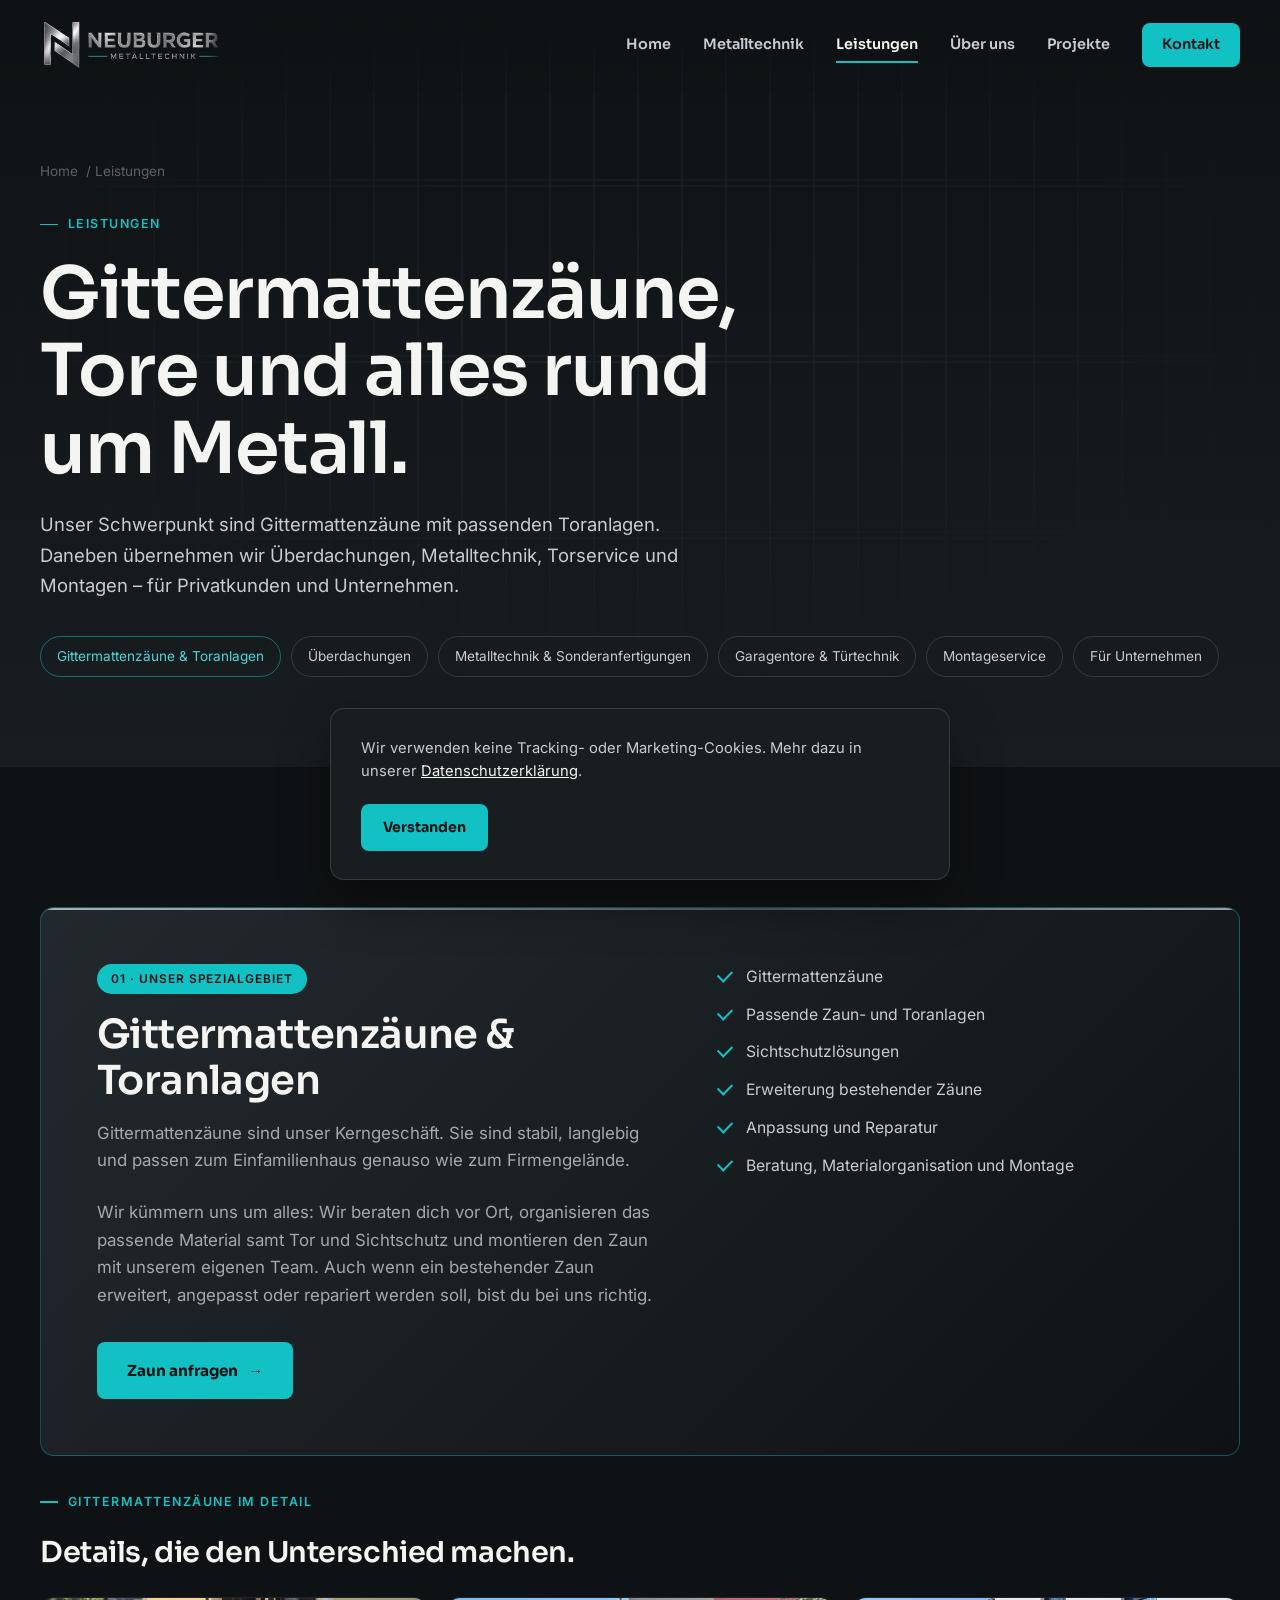
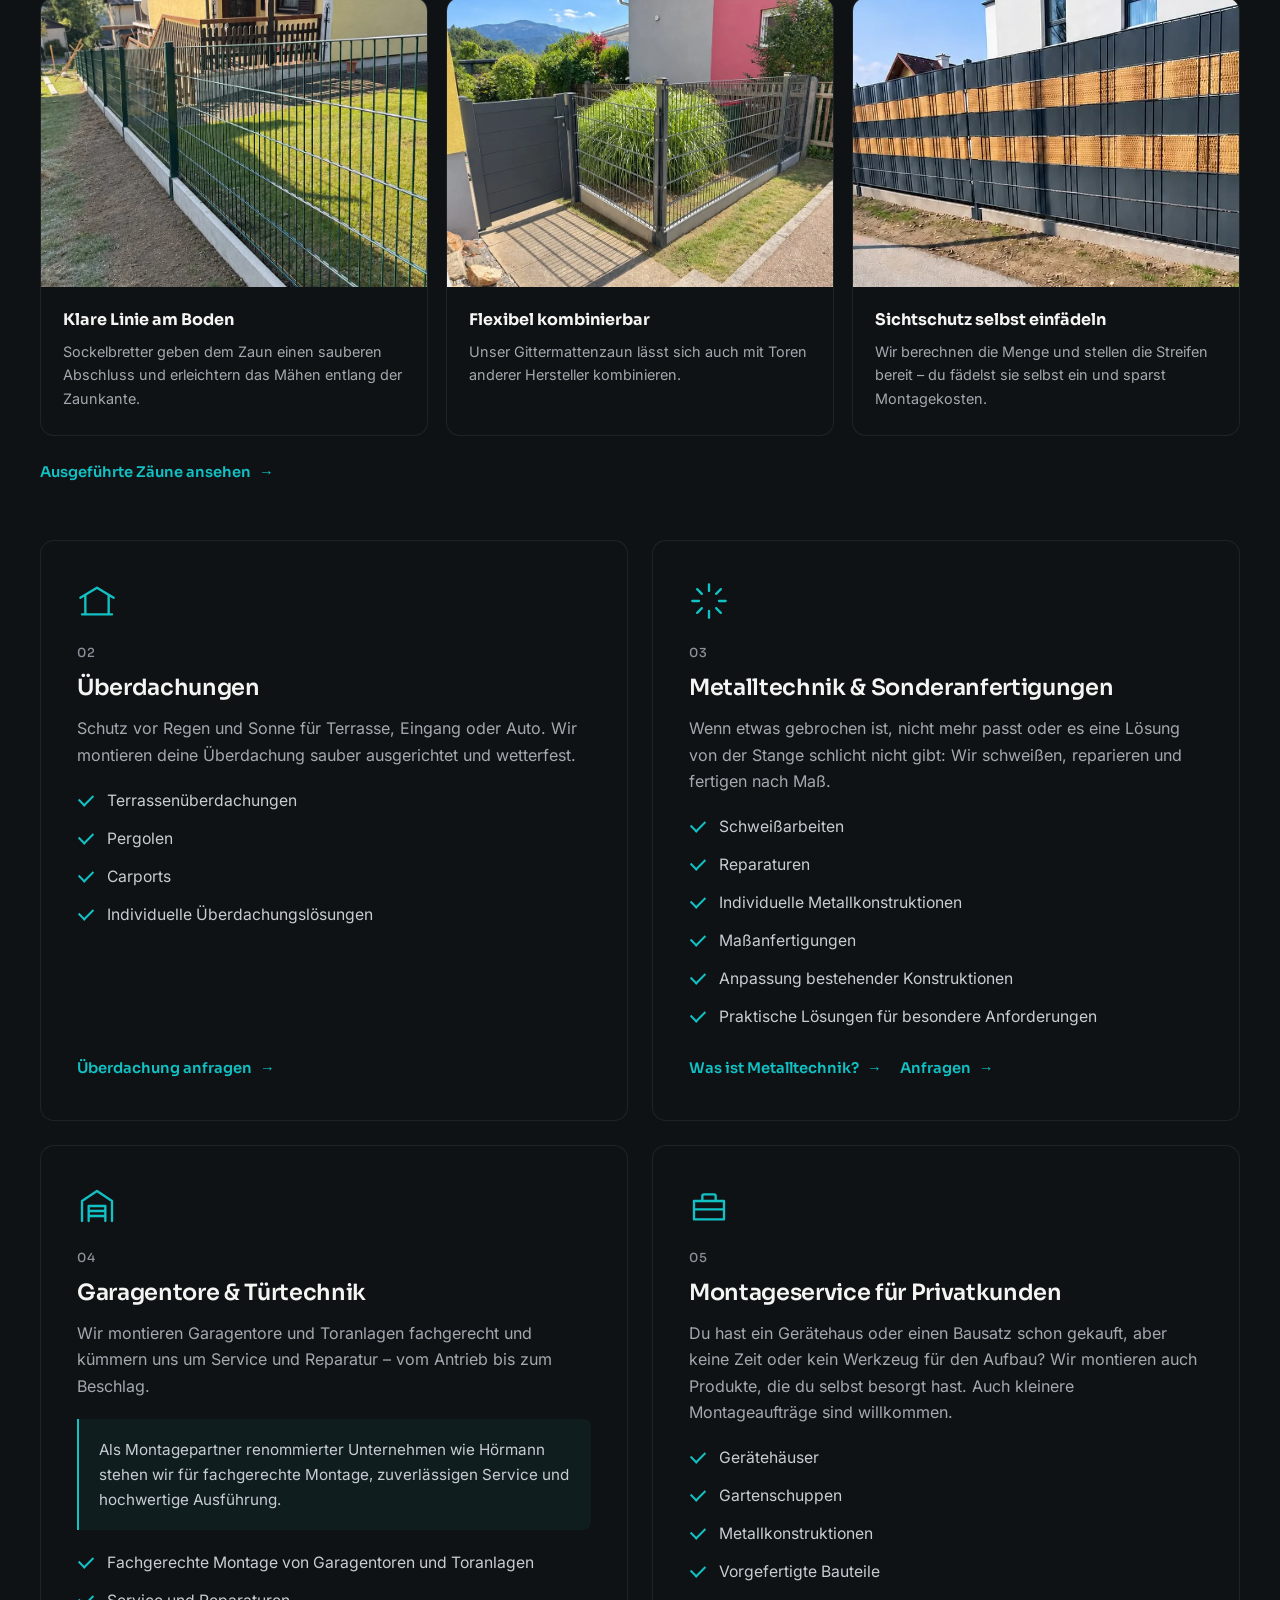
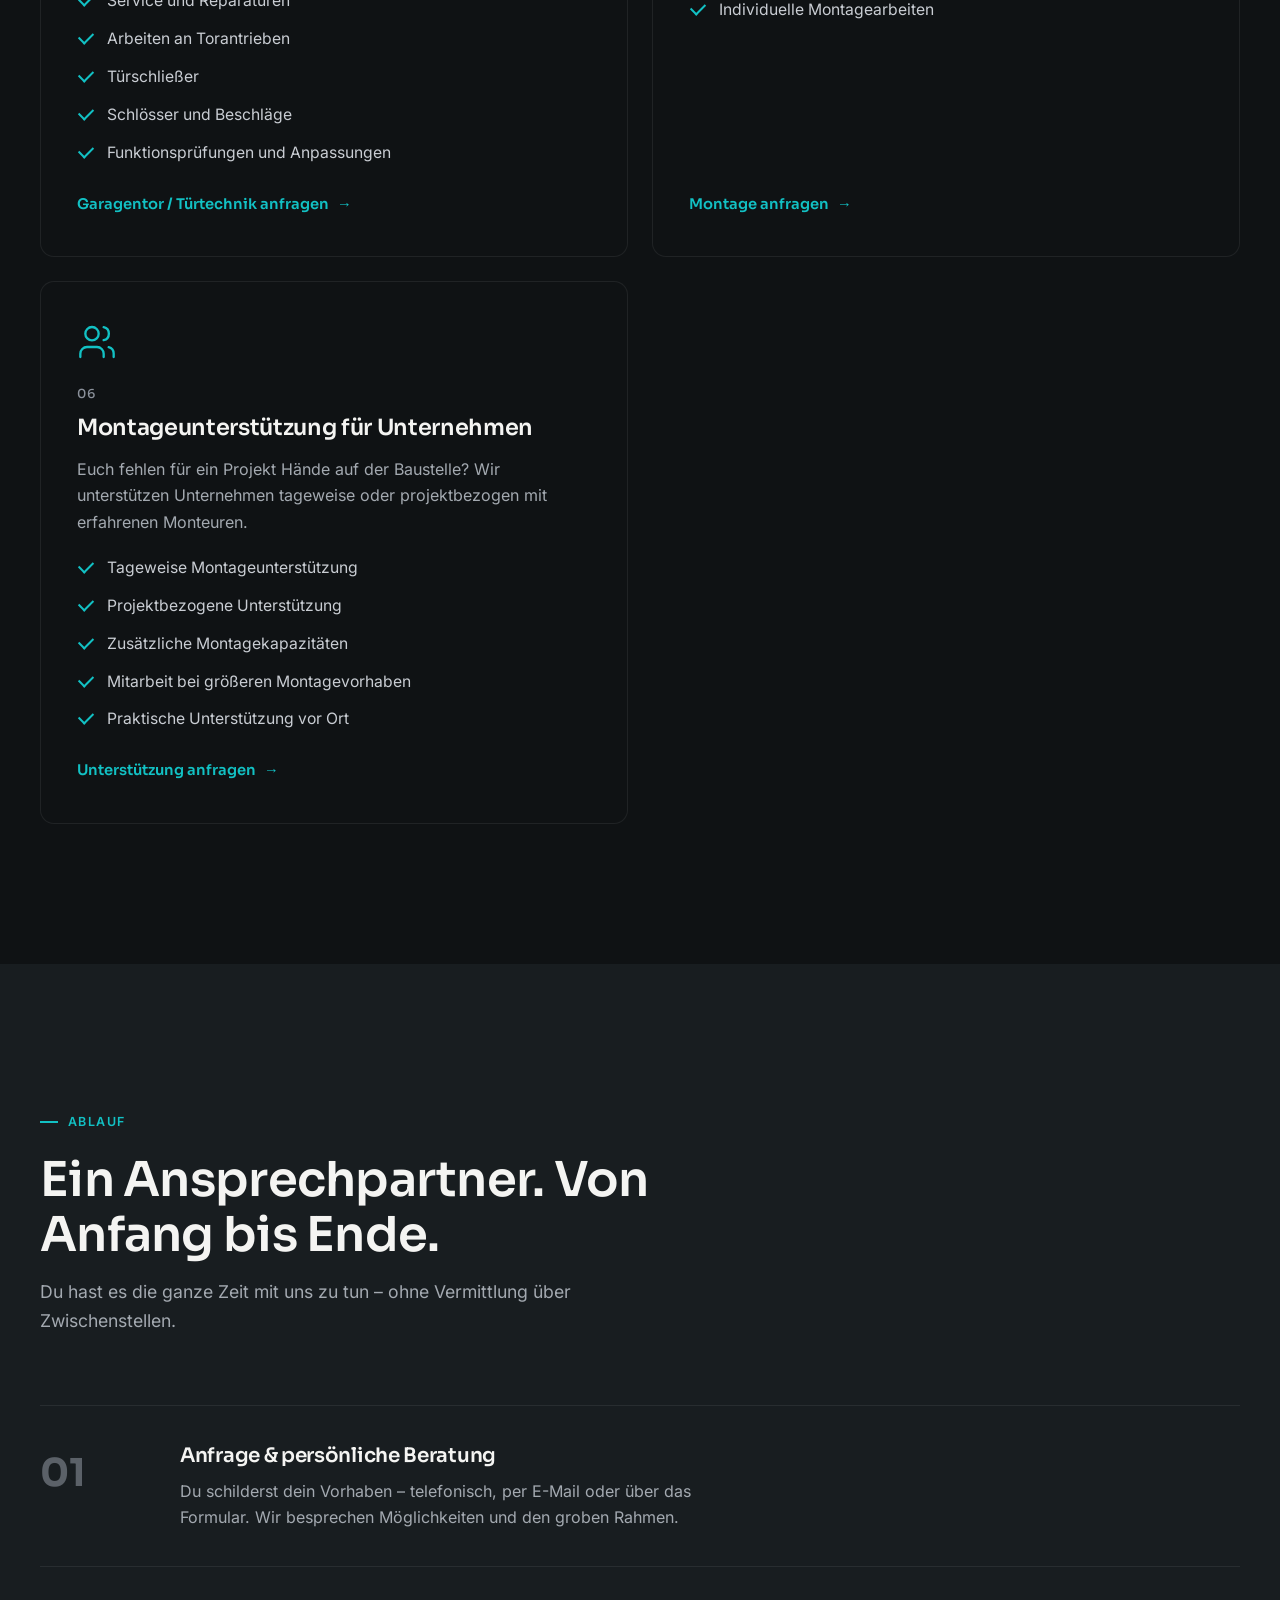
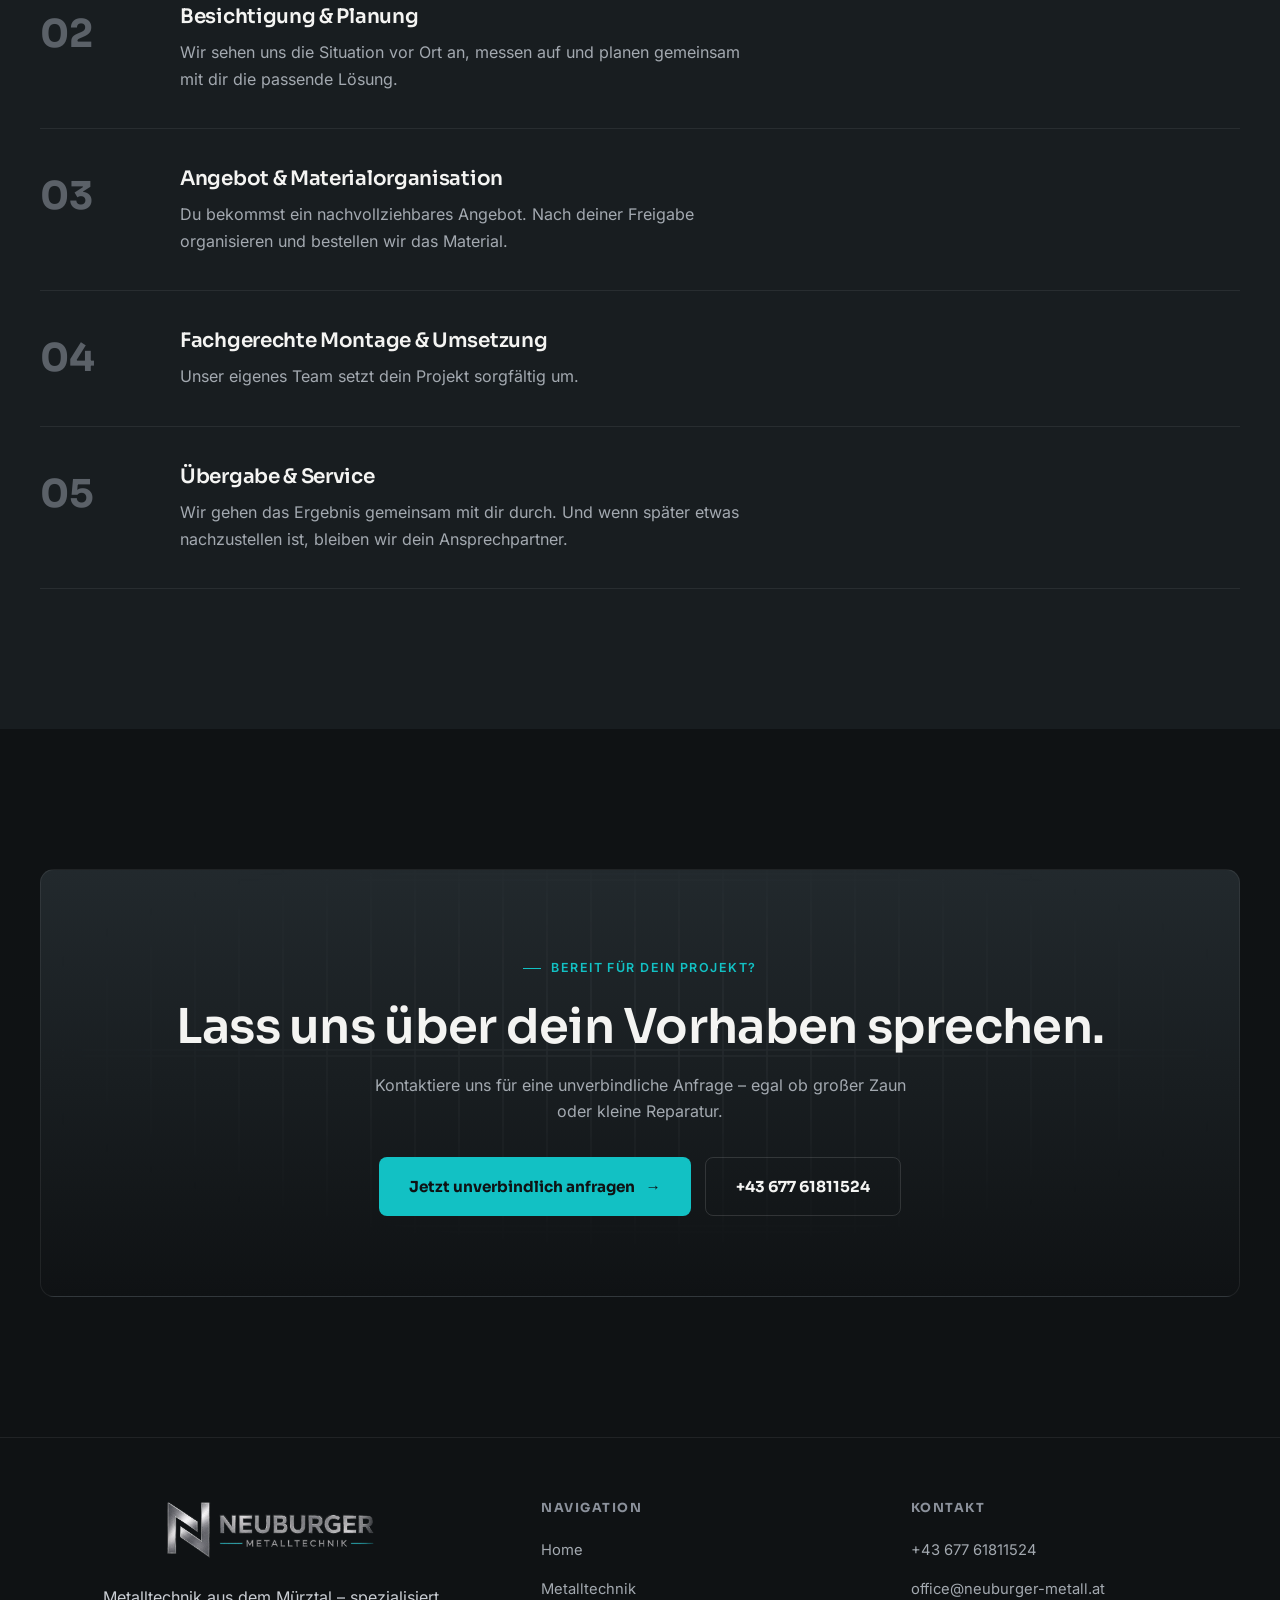
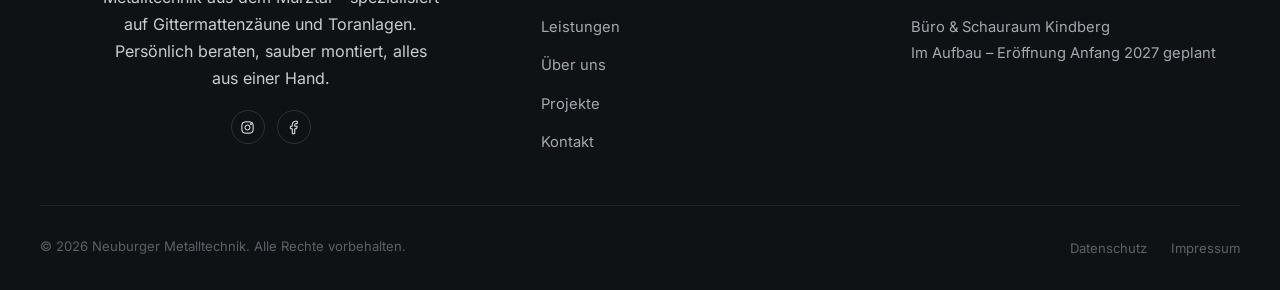
<file: leistungen.html>
<!DOCTYPE html>
<html lang="de">
<head>
<meta charset="UTF-8" />
<meta name="viewport" content="width=device-width, initial-scale=1.0" />
<title>Leistungen | Gittermattenzäune, Toranlagen, Überdachungen & mehr | Neuburger Metalltechnik</title>
<meta name="description" content="Gittermattenzäune & Toranlagen, Überdachungen, Metalltechnik & Sonderanfertigungen, Garagentore & Türtechnik sowie Montageservice für Privatkunden und Unternehmen – Neuburger Metalltechnik." />
<meta name="theme-color" content="#0f1214" />
<link rel="icon" href="favicon.ico" sizes="any" />
<link rel="icon" type="image/png" href="images/favicon-192.png" sizes="192x192" />
<link rel="apple-touch-icon" href="images/apple-touch-icon.png" />
<meta property="og:type" content="website" />
<meta property="og:site_name" content="Neuburger Metalltechnik" />
<meta property="og:title" content="Leistungen | Gittermattenzäune, Toranlagen, Überdachungen & mehr | Neuburger Metalltechnik" />
<meta property="og:description" content="Gittermattenzäune & Toranlagen, Überdachungen, Metalltechnik & Sonderanfertigungen, Garagentore & Türtechnik sowie Montageservice für Privatkunden und Unternehmen – Neuburger Metalltechnik." />
<meta property="og:url" content="https://www.neuburger-metall.at/leistungen.html" />
<meta property="og:locale" content="de_AT" />
<meta name="twitter:card" content="summary_large_image" />
<link rel="canonical" href="https://www.neuburger-metall.at/leistungen.html" />
<meta property="og:image" content="https://www.neuburger-metall.at/images/og-neuburger-metalltechnik.jpg" />

<link rel="preload" href="fonts/sora-latin.woff2" as="font" type="font/woff2" crossorigin>
<link rel="preload" href="fonts/inter-latin.woff2" as="font" type="font/woff2" crossorigin>

<link rel="stylesheet" href="css/style.css" />
</head>
<body>

<!-- Logo: zentral über images/logo-neuburger-metalltechnik.png austauschbar (neue Datei gleichen Namens einsetzen) -->
<header class="header" id="header">
  <div class="container nav">
    <a href="./" class="logo-link" aria-label="Neuburger Metalltechnik – zur Startseite">
      <img src="images/logo-neuburger-metalltechnik.png" alt="Neuburger Metalltechnik" width="680" height="202">
    </a>

    <nav class="nav-menu" id="navMenu" aria-label="Hauptnavigation">
      <ul class="nav-links">
        <li><a href="./">Home</a></li>
        <li><a href="metalltechnik.html">Metalltechnik</a></li>
        <li><a href="leistungen.html" class="active" aria-current="page">Leistungen</a></li>
        <li><a href="ueber-uns.html">Über uns</a></li>
        <li><a href="projekte.html">Projekte</a></li>
        <li><a href="kontakt.html" class="nav-cta">Kontakt</a></li>
      </ul>
      <div class="nav-menu-footer">
        <a href="kontakt.html" class="btn primary">Jetzt unverbindlich anfragen</a>
        <a href="tel:+4367761811524" class="nav-phone">+43 677 61811524</a>
      </div>
    </nav>

    <button class="menu-btn" id="menuBtn" type="button" aria-label="Menü öffnen" aria-expanded="false" aria-controls="navMenu">
      <span></span><span></span><span></span>
    </button>
  </div>
</header>

<main>

  <section class="page-hero mesh-bg">
    <div class="container">
      <div class="breadcrumb reveal"><a href="./">Home</a> / Leistungen</div>
      <span class="eyebrow reveal">Leistungen</span>
      <h1 class="reveal">Gittermattenzäune, Tore und alles rund um Metall.</h1>
      <p class="reveal" style="font-size:1.15rem; max-width:640px; margin-top:22px; color:var(--steel-1);">Unser Schwerpunkt sind Gittermattenzäune mit passenden Toranlagen. Daneben übernehmen wir Überdachungen, Metalltechnik, Torservice und Montagen – für Privatkunden und Unternehmen.</p>
      <nav class="service-nav reveal" aria-label="Leistungsbereiche">
        <a href="#gittermattenzaeune" class="primary-chip">Gittermattenzäune &amp; Toranlagen</a>
        <a href="#ueberdachungen">Überdachungen</a>
        <a href="#metalltechnik">Metalltechnik &amp; Sonderanfertigungen</a>
        <a href="#garagentore">Garagentore &amp; Türtechnik</a>
        <a href="#montageservice">Montageservice</a>
        <a href="#unternehmen">Für Unternehmen</a>
      </nav>
    </div>
  </section>

  <section class="section">
    <div class="container">

      <!-- Leistung 1: Schwerpunkt -->
      <article class="service-feature reveal" id="gittermattenzaeune">
        <div>
          <span class="feature-label">01 · Unser Spezialgebiet</span>
          <h2 style="font-size:clamp(1.7rem,3.2vw,2.5rem); margin-bottom:16px;">Gittermattenzäune &amp; Toranlagen</h2>
          <p>Gittermattenzäune sind unser Kerngeschäft. Sie sind stabil, langlebig und passen zum Einfamilienhaus genauso wie zum Firmengelände.</p>
          <p>Wir kümmern uns um alles: Wir beraten dich vor Ort, organisieren das passende Material samt Tor und Sichtschutz und montieren den Zaun mit unserem eigenen Team. Auch wenn ein bestehender Zaun erweitert, angepasst oder repariert werden soll, bist du bei uns richtig.</p>
          <a href="kontakt.html?leistung=zaun" class="btn primary" style="margin-top:8px;">Zaun anfragen <span class="btn-arrow">→</span></a>
        </div>
        <ul class="check-list">
          <li>Gittermattenzäune</li>
          <li>Passende Zaun- und Toranlagen</li>
          <li>Sichtschutzlösungen</li>
          <li>Erweiterung bestehender Zäune</li>
          <li>Anpassung und Reparatur</li>
          <li>Beratung, Materialorganisation und Montage</li>
        </ul>
      </article>

      <!-- Details zum Gittermattenzaun -->
      <div class="detail-head reveal">
        <span class="eyebrow">Gittermattenzäune im Detail</span>
        <h3>Details, die den Unterschied machen.</h3>
      </div>
      <div class="detail-cards">
        <figure class="detail-card reveal">
          <img src="images/projekte/sockelbretter.webp" alt="Gittermattenzaun mit Sockelbrettern" loading="lazy">
          <figcaption><strong>Klare Linie am Boden</strong><span>Sockelbretter geben dem Zaun einen sauberen Abschluss und erleichtern das Mähen entlang der Zaunkante.</span></figcaption>
        </figure>
        <figure class="detail-card reveal">
          <img src="images/projekte/zaun-tor-kombination.webp" alt="Gittermattenzaun kombiniert mit dem Tor eines anderen Herstellers" loading="lazy">
          <figcaption><strong>Flexibel kombinierbar</strong><span>Unser Gittermattenzaun lässt sich auch mit Toren anderer Hersteller kombinieren.</span></figcaption>
        </figure>
        <figure class="detail-card reveal">
          <img src="images/projekte/sichtschutz-einfaedeln.webp" alt="Gittermattenzaun mit Sichtschutzstreifen" loading="lazy">
          <figcaption><strong>Sichtschutz selbst einfädeln</strong><span>Wir berechnen die Menge und stellen die Streifen bereit – du fädelst sie selbst ein und sparst Montagekosten.</span></figcaption>
        </figure>
        <!-- Vorübergehend ausgeblendet, bis ein passendes Foto vorliegt:
        <figure class="detail-card no-photo reveal">
          <div class="detail-icon"><svg viewBox="0 0 24 24" aria-hidden="true"><path d="M12 2v13M8 11l4 4 4-4M4 19h16M7 22h10" stroke-linecap="round" stroke-linejoin="round"/></svg></div>
          <figcaption><strong>Präzise, auch unter der Erde</strong><span>Steherverlängerung und Drainageschicht helfen, Kondenswasser abzuleiten und Frostschäden am Steher vorzubeugen.</span></figcaption>
        </figure>
        -->
      </div>
      <p class="detail-more reveal"><a href="projekte.html" class="text-link">Ausgeführte Zäune ansehen <span aria-hidden="true">→</span></a></p>

      <div class="service-block-grid">

        <!-- Leistung 2 -->
        <article class="service-block reveal" id="ueberdachungen">
          <span class="icon-svg"><svg viewBox="0 0 24 24" aria-hidden="true"><path d="M2 10l10-6 10 6M5 8.5V20M19 8.5V20M3 20h18" stroke-linecap="round" stroke-linejoin="round"/></svg></span>
          <span class="num">02</span>
          <h3>Überdachungen</h3>
          <p>Schutz vor Regen und Sonne für Terrasse, Eingang oder Auto. Wir montieren deine Überdachung sauber ausgerichtet und wetterfest.</p>
          <ul class="check-list">
            <li>Terrassenüberdachungen</li>
            <li>Pergolen</li>
            <li>Carports</li>
            <li>Individuelle Überdachungslösungen</li>
          </ul>
          <div class="block-footer">
            <a href="kontakt.html?leistung=ueberdachung" class="text-link">Überdachung anfragen <span aria-hidden="true">→</span></a>
          </div>
        </article>

        <!-- Leistung 3 -->
        <article class="service-block reveal" id="metalltechnik">
          <span class="icon-svg"><svg viewBox="0 0 24 24" aria-hidden="true"><path d="M12 2v4M12 18v4M4.9 4.9l2.8 2.8M16.3 16.3l2.8 2.8M2 12h4M18 12h4M4.9 19.1l2.8-2.8M16.3 7.7l2.8-2.8" stroke-linecap="round" stroke-linejoin="round"/></svg></span>
          <span class="num">03</span>
          <h3>Metalltechnik &amp; Sonderanfertigungen</h3>
          <p>Wenn etwas gebrochen ist, nicht mehr passt oder es eine Lösung von der Stange schlicht nicht gibt: Wir schweißen, reparieren und fertigen nach Maß.</p>
          <ul class="check-list">
            <li>Schweißarbeiten</li>
            <li>Reparaturen</li>
            <li>Individuelle Metallkonstruktionen</li>
            <li>Maßanfertigungen</li>
            <li>Anpassung bestehender Konstruktionen</li>
            <li>Praktische Lösungen für besondere Anforderungen</li>
          </ul>
          <div class="block-footer">
            <a href="metalltechnik.html" class="text-link">Was ist Metalltechnik? <span aria-hidden="true">→</span></a>
            <a href="kontakt.html?leistung=metalltechnik" class="text-link">Anfragen <span aria-hidden="true">→</span></a>
          </div>
        </article>

        <!-- Leistung 4 -->
        <article class="service-block reveal" id="garagentore">
          <span class="icon-svg"><svg viewBox="0 0 24 24" aria-hidden="true"><path d="M3 21V9l9-6 9 6v12M7 21v-9h10v9M7 15h10M7 18h10" stroke-linecap="round" stroke-linejoin="round"/></svg></span>
          <span class="num">04</span>
          <h3>Garagentore &amp; Türtechnik</h3>
          <p>Wir montieren Garagentore und Toranlagen fachgerecht und kümmern uns um Service und Reparatur – vom Antrieb bis zum Beschlag.</p>
          <p class="partner-note">Als Montagepartner renommierter Unternehmen wie Hörmann stehen wir für fachgerechte Montage, zuverlässigen Service und hochwertige Ausführung.</p>
          <ul class="check-list">
            <li>Fachgerechte Montage von Garagentoren und Toranlagen</li>
            <li>Service und Reparaturen</li>
            <li>Arbeiten an Torantrieben</li>
            <li>Türschließer</li>
            <li>Schlösser und Beschläge</li>
            <li>Funktionsprüfungen und Anpassungen</li>
          </ul>
          <div class="block-footer">
            <a href="kontakt.html?leistung=garagentor" class="text-link">Garagentor / Türtechnik anfragen <span aria-hidden="true">→</span></a>
          </div>
        </article>

        <!-- Leistung 5 -->
        <article class="service-block reveal" id="montageservice">
          <span class="icon-svg"><svg viewBox="0 0 24 24" aria-hidden="true"><path d="M3 9h18v11H3zM8 9V6a1 1 0 0 1 1-1h6a1 1 0 0 1 1 1v3M3 14h18" stroke-linecap="round" stroke-linejoin="round"/></svg></span>
          <span class="num">05</span>
          <h3>Montageservice für Privatkunden</h3>
          <p>Du hast ein Gerätehaus oder einen Bausatz schon gekauft, aber keine Zeit oder kein Werkzeug für den Aufbau? Wir montieren auch Produkte, die du selbst besorgt hast. Auch kleinere Montageaufträge sind willkommen.</p>
          <ul class="check-list">
            <li>Gerätehäuser</li>
            <li>Gartenschuppen</li>
            <li>Metallkonstruktionen</li>
            <li>Vorgefertigte Bauteile</li>
            <li>Individuelle Montagearbeiten</li>
          </ul>
          <div class="block-footer">
            <a href="kontakt.html?leistung=montage" class="text-link">Montage anfragen <span aria-hidden="true">→</span></a>
          </div>
        </article>

        <!-- Leistung 6 -->
        <article class="service-block reveal" id="unternehmen">
          <span class="icon-svg"><svg viewBox="0 0 24 24" aria-hidden="true"><path d="M16 21v-2a4 4 0 0 0-4-4H6a4 4 0 0 0-4 4v2M9 11a4 4 0 1 0 0-8 4 4 0 0 0 0 8zM22 21v-2a4 4 0 0 0-3-3.9M16 3.1a4 4 0 0 1 0 7.8" stroke-linecap="round" stroke-linejoin="round"/></svg></span>
          <span class="num">06</span>
          <h3>Montageunterstützung für Unternehmen</h3>
          <p>Euch fehlen für ein Projekt Hände auf der Baustelle? Wir unterstützen Unternehmen tageweise oder projektbezogen mit erfahrenen Monteuren.</p>
          <ul class="check-list">
            <li>Tageweise Montageunterstützung</li>
            <li>Projektbezogene Unterstützung</li>
            <li>Zusätzliche Montagekapazitäten</li>
            <li>Mitarbeit bei größeren Montagevorhaben</li>
            <li>Praktische Unterstützung vor Ort</li>
          </ul>
          <div class="block-footer">
            <a href="kontakt.html?leistung=unternehmen" class="text-link">Unterstützung anfragen <span aria-hidden="true">→</span></a>
          </div>
        </article>

      </div>
    </div>
  </section>

  <section class="section alt">
    <div class="container">
      <div class="section-head reveal">
        <span class="eyebrow">Ablauf</span>
        <h2>Ein Ansprechpartner. Von Anfang bis Ende.</h2>
        <p>Du hast es die ganze Zeit mit uns zu tun – ohne Vermittlung über Zwischenstellen.</p>
      </div>

      <div class="process-list">
        <div class="process-item reveal">
          <span class="step-num">01</span>
          <div>
            <h3>Anfrage &amp; persönliche Beratung</h3>
            <p>Du schilderst dein Vorhaben – telefonisch, per E-Mail oder über das Formular. Wir besprechen Möglichkeiten und den groben Rahmen.</p>
          </div>
        </div>
        <div class="process-item reveal">
          <span class="step-num">02</span>
          <div>
            <h3>Besichtigung &amp; Planung</h3>
            <p>Wir sehen uns die Situation vor Ort an, messen auf und planen gemeinsam mit dir die passende Lösung.</p>
          </div>
        </div>
        <div class="process-item reveal">
          <span class="step-num">03</span>
          <div>
            <h3>Angebot &amp; Materialorganisation</h3>
            <p>Du bekommst ein nachvollziehbares Angebot. Nach deiner Freigabe organisieren und bestellen wir das Material.</p>
          </div>
        </div>
        <div class="process-item reveal">
          <span class="step-num">04</span>
          <div>
            <h3>Fachgerechte Montage &amp; Umsetzung</h3>
            <p>Unser eigenes Team setzt dein Projekt sorgfältig um.</p>
          </div>
        </div>
        <div class="process-item reveal">
          <span class="step-num">05</span>
          <div>
            <h3>Übergabe &amp; Service</h3>
            <p>Wir gehen das Ergebnis gemeinsam mit dir durch. Und wenn später etwas nachzustellen ist, bleiben wir dein Ansprechpartner.</p>
          </div>
        </div>
      </div>
    </div>
  </section>

  <section class="section">
    <div class="container">
      <div class="cta-box mesh-bg reveal">
        <span class="eyebrow">Bereit für dein Projekt?</span>
        <h2>Lass uns über dein Vorhaben sprechen.</h2>
        <p>Kontaktiere uns für eine unverbindliche Anfrage – egal ob großer Zaun oder kleine Reparatur.</p>
        <div class="cta-actions">
          <a href="kontakt.html" class="btn primary">Jetzt unverbindlich anfragen <span class="btn-arrow">→</span></a>
          <a href="tel:+4367761811524" class="btn secondary">+43 677 61811524</a>
        </div>
      </div>
    </div>
  </section>

</main>

<footer class="footer">
  <div class="container">
    <div class="footer-top">
      <div class="footer-brand">
        <img src="images/logo-neuburger-metalltechnik.png" alt="Neuburger Metalltechnik" width="680" height="202" loading="lazy">
        <p>Metalltechnik aus dem Mürztal – spezialisiert auf Gittermattenzäune und Toranlagen. Persönlich beraten, sauber montiert, alles aus einer Hand.</p>
        <div class="footer-social" style="margin-top:18px;">
          <a href="https://www.instagram.com/neuburger_metalltechnik/" aria-label="Instagram" target="_blank" rel="noopener">
            <svg viewBox="0 0 24 24"><rect x="3" y="3" width="18" height="18" rx="5"/><circle cx="12" cy="12" r="4"/><circle cx="17.5" cy="6.5" r="1"/></svg>
          </a>
          <a href="https://www.facebook.com/people/Neuburger-Metalltechnik/61586759894899/?locale=de_DE" aria-label="Facebook" target="_blank" rel="noopener">
            <svg viewBox="0 0 24 24"><path d="M18 2h-3a5 5 0 0 0-5 5v3H7v4h3v8h4v-8h3l1-4h-4V7a1 1 0 0 1 1-1h3z"/></svg>
          </a>
        </div>
      </div>

      <div class="footer-col">
        <h4>Navigation</h4>
        <ul>
          <li><a href="./">Home</a></li>
          <li><a href="metalltechnik.html">Metalltechnik</a></li>
          <li><a href="leistungen.html">Leistungen</a></li>
          <li><a href="ueber-uns.html">Über uns</a></li>
          <li><a href="projekte.html">Projekte</a></li>
          <li><a href="kontakt.html">Kontakt</a></li>
        </ul>
      </div>

      <div class="footer-col">
        <h4>Kontakt</h4>
        <ul>
          <li><a href="tel:+4367761811524">+43 677 61811524</a></li>
          <li><a href="mailto:office@neuburger-metall.at">office@neuburger-metall.at</a></li>
          <li data-whatsapp hidden><a href="#">WhatsApp</a></li>
          <li><a href="kontakt.html#standort">Büro &amp; Schauraum Kindberg<br><span data-setting="schauraum.status">Im Aufbau – Eröffnung Anfang 2027 geplant</span></a></li>
        </ul>
      </div>
    </div>

    <div class="footer-bottom">
      <p>© <span data-year>2026</span> Neuburger Metalltechnik. Alle Rechte vorbehalten.</p>
      <ul class="footer-legal">
        <li><a href="datenschutz.html">Datenschutz</a></li>
        <li><a href="impressum.html">Impressum</a></li>
      </ul>
    </div>
  </div>
</footer>

<div class="cookie-banner" id="cookieBanner">
  <p>Wir verwenden keine Tracking- oder Marketing-Cookies. Mehr dazu in unserer <a href="datenschutz.html">Datenschutzerklärung</a>.</p>
  <div class="cookie-actions">
    <button type="button" class="btn primary" id="cookieAccept">Verstanden</button>
  </div>
</div>

<script src="js/script.js"></script>
</body>
</html>
</file>
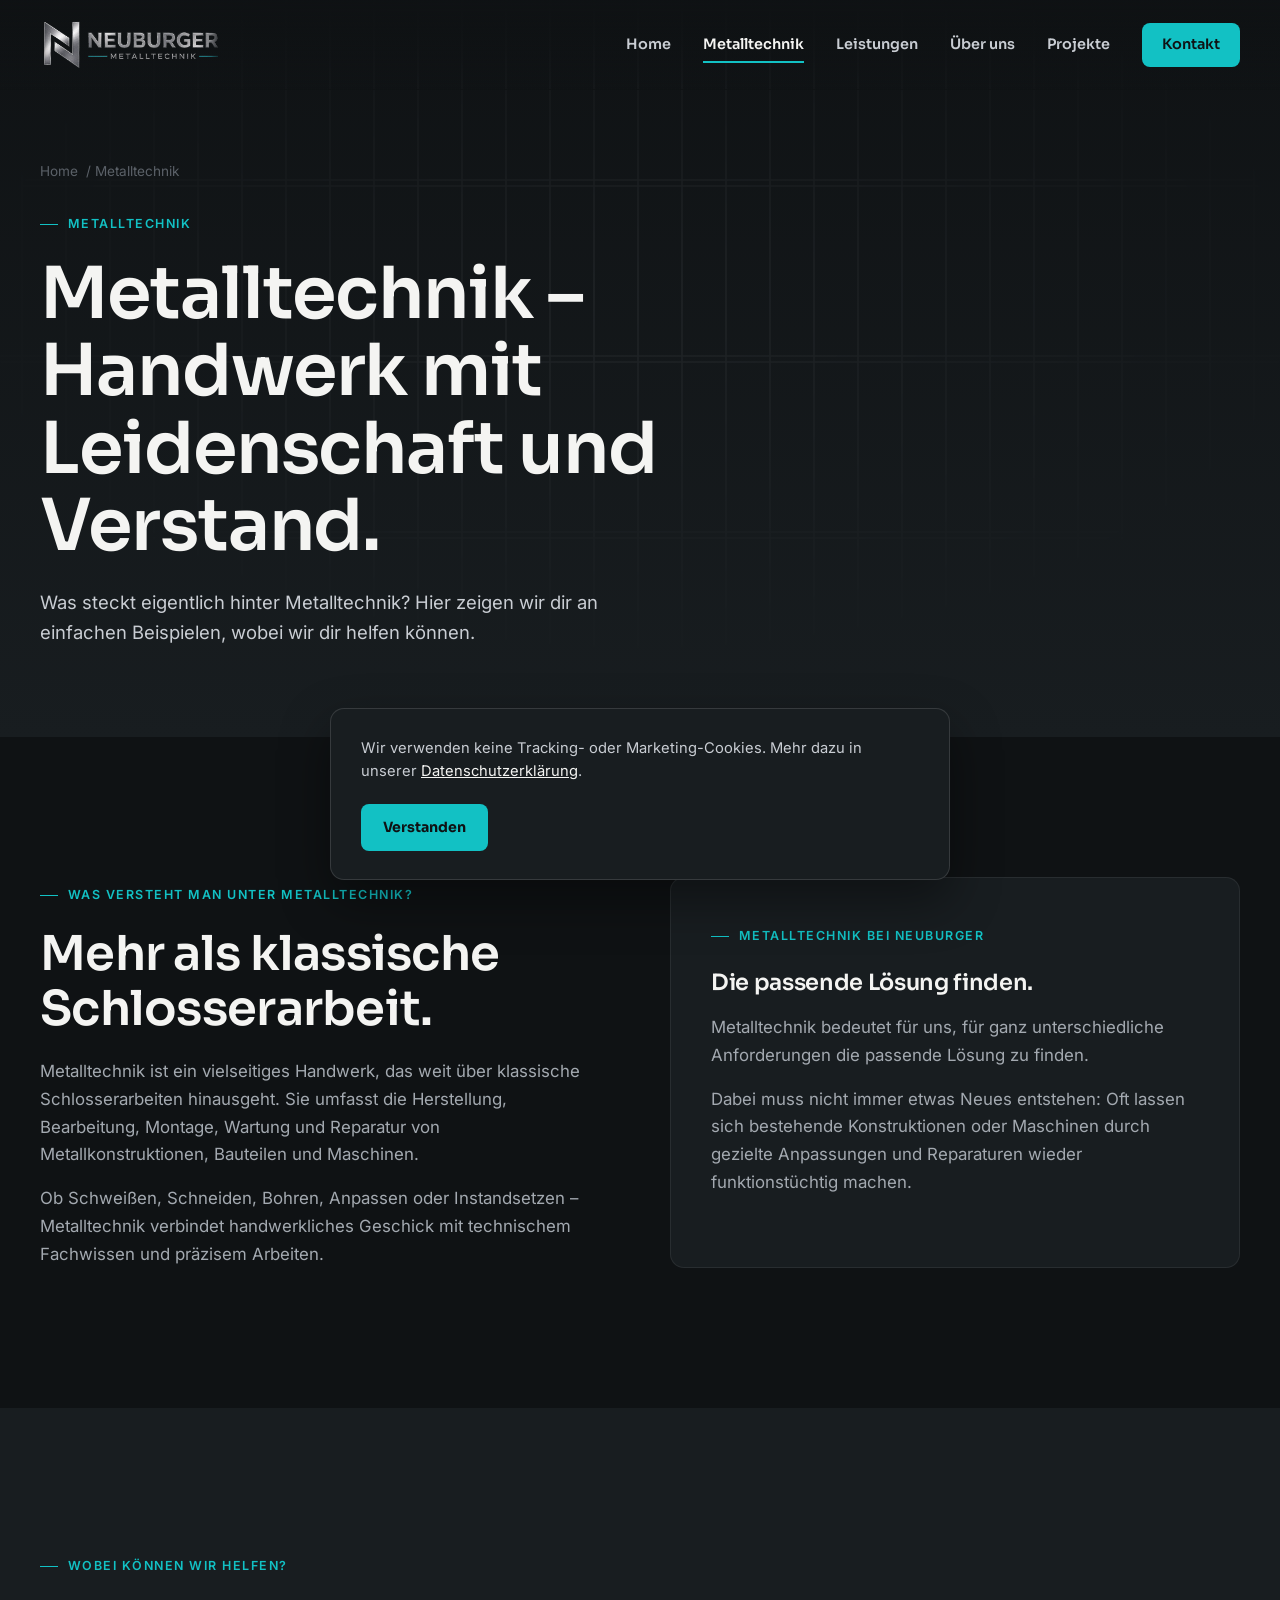
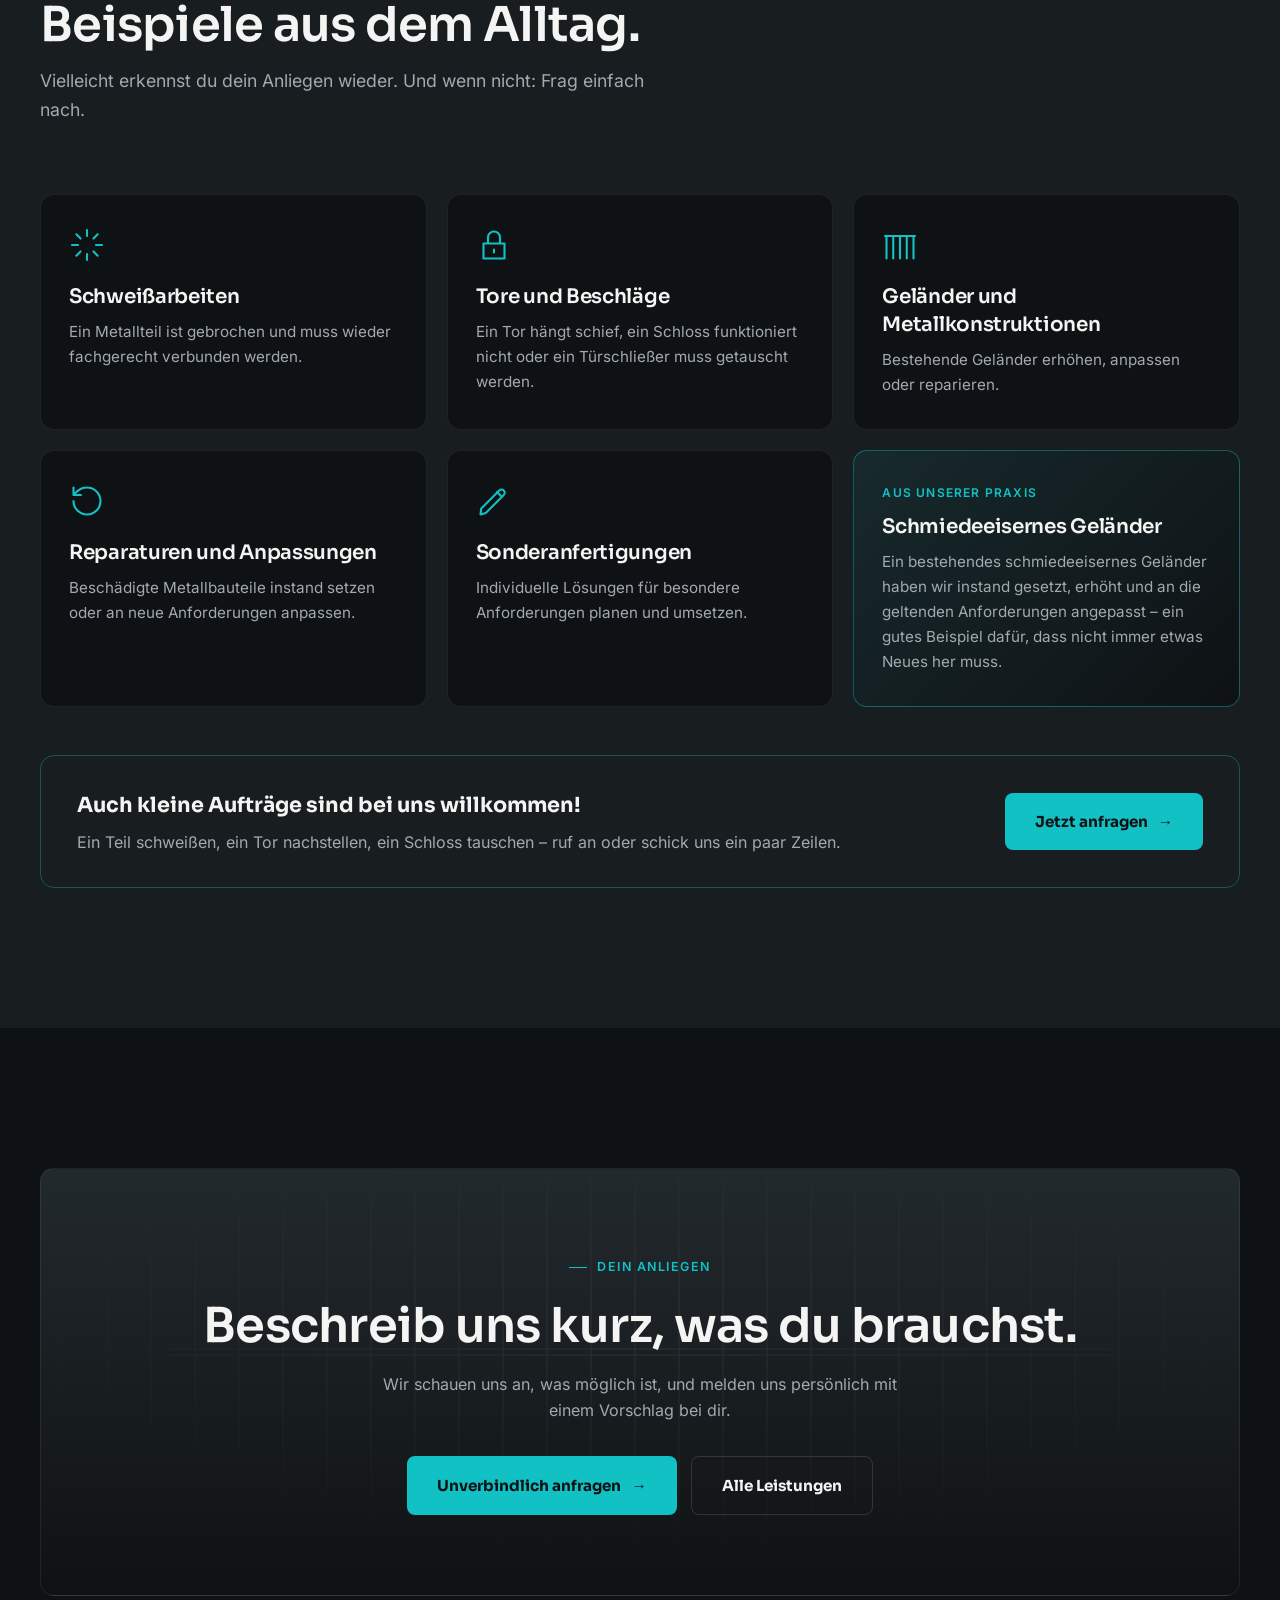
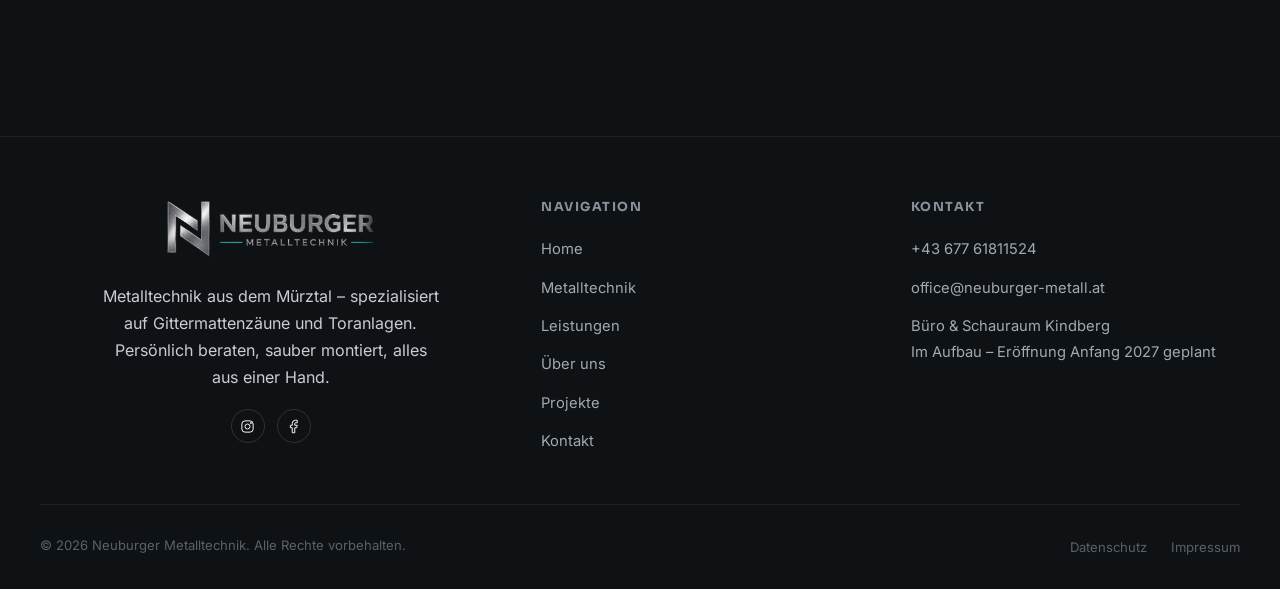
<file: metalltechnik.html>
<!DOCTYPE html>
<html lang="de">
<head>
<meta charset="UTF-8" />
<meta name="viewport" content="width=device-width, initial-scale=1.0" />
<title>Metalltechnik – Handwerk mit Leidenschaft und Verstand | Neuburger Metalltechnik</title>
<meta name="description" content="Was ist Metalltechnik? Schweißarbeiten, Reparaturen, Tore, Geländer und Sonderanfertigungen – Neuburger Metalltechnik hilft im Mürztal und im Bezirk Bruck-Mürzzuschlag. Auch kleine Aufträge willkommen." />
<meta name="theme-color" content="#0f1214" />
<link rel="icon" href="favicon.ico" sizes="any" />
<link rel="icon" type="image/png" href="images/favicon-192.png" sizes="192x192" />
<link rel="apple-touch-icon" href="images/apple-touch-icon.png" />
<meta property="og:type" content="website" />
<meta property="og:site_name" content="Neuburger Metalltechnik" />
<meta property="og:title" content="Metalltechnik – Handwerk mit Leidenschaft und Verstand | Neuburger Metalltechnik" />
<meta property="og:description" content="Was ist Metalltechnik? Schweißarbeiten, Reparaturen, Tore, Geländer und Sonderanfertigungen – Neuburger Metalltechnik hilft im Mürztal und im Bezirk Bruck-Mürzzuschlag. Auch kleine Aufträge willkommen." />
<meta property="og:url" content="https://www.neuburger-metall.at/metalltechnik.html" />
<meta property="og:locale" content="de_AT" />
<meta name="twitter:card" content="summary_large_image" />
<link rel="canonical" href="https://www.neuburger-metall.at/metalltechnik.html" />
<meta property="og:image" content="https://www.neuburger-metall.at/images/og-neuburger-metalltechnik.jpg" />

<link rel="preload" href="fonts/sora-latin.woff2" as="font" type="font/woff2" crossorigin>
<link rel="preload" href="fonts/inter-latin.woff2" as="font" type="font/woff2" crossorigin>

<link rel="stylesheet" href="css/style.css" />
</head>
<body>

<!-- Logo: zentral über images/logo-neuburger-metalltechnik.png austauschbar (neue Datei gleichen Namens einsetzen) -->
<header class="header" id="header">
  <div class="container nav">
    <a href="./" class="logo-link" aria-label="Neuburger Metalltechnik – zur Startseite">
      <img src="images/logo-neuburger-metalltechnik.png" alt="Neuburger Metalltechnik" width="680" height="202">
    </a>

    <nav class="nav-menu" id="navMenu" aria-label="Hauptnavigation">
      <ul class="nav-links">
        <li><a href="./">Home</a></li>
        <li><a href="metalltechnik.html" class="active" aria-current="page">Metalltechnik</a></li>
        <li><a href="leistungen.html">Leistungen</a></li>
        <li><a href="ueber-uns.html">Über uns</a></li>
        <li><a href="projekte.html">Projekte</a></li>
        <li><a href="kontakt.html" class="nav-cta">Kontakt</a></li>
      </ul>
      <div class="nav-menu-footer">
        <a href="kontakt.html" class="btn primary">Jetzt unverbindlich anfragen</a>
        <a href="tel:+4367761811524" class="nav-phone">+43 677 61811524</a>
      </div>
    </nav>

    <button class="menu-btn" id="menuBtn" type="button" aria-label="Menü öffnen" aria-expanded="false" aria-controls="navMenu">
      <span></span><span></span><span></span>
    </button>
  </div>
</header>

<main>

  <section class="page-hero mesh-bg">
    <div class="container">
      <div class="breadcrumb reveal"><a href="./">Home</a> / Metalltechnik</div>
      <span class="eyebrow reveal">Metalltechnik</span>
      <h1 class="reveal">Metalltechnik – Handwerk mit Leidenschaft und Verstand.</h1>
      <p class="reveal" style="font-size:1.15rem; max-width:620px; margin-top:22px; color:var(--steel-1);">Was steckt eigentlich hinter Metalltechnik? Hier zeigen wir dir an einfachen Beispielen, wobei wir dir helfen können.</p>
    </div>
  </section>

  <section class="section">
    <div class="container intro-grid">
      <div class="reveal">
        <span class="eyebrow">Was versteht man unter Metalltechnik?</span>
        <h2 style="margin-bottom:22px;">Mehr als klassische Schlosserarbeit.</h2>
        <p>Metalltechnik ist ein vielseitiges Handwerk, das weit über klassische Schlosserarbeiten hinausgeht. Sie umfasst die Herstellung, Bearbeitung, Montage, Wartung und Reparatur von Metallkonstruktionen, Bauteilen und Maschinen.</p>
        <p>Ob Schweißen, Schneiden, Bohren, Anpassen oder Instandsetzen – Metalltechnik verbindet handwerkliches Geschick mit technischem Fachwissen und präzisem Arbeiten.</p>
      </div>
      <div class="panel reveal">
        <span class="eyebrow">Metalltechnik bei Neuburger</span>
        <h3 style="font-size:1.4rem; margin-bottom:16px;">Die passende Lösung finden.</h3>
        <p>Metalltechnik bedeutet für uns, für ganz unterschiedliche Anforderungen die passende Lösung zu finden.</p>
        <p>Dabei muss nicht immer etwas Neues entstehen: Oft lassen sich bestehende Konstruktionen oder Maschinen durch gezielte Anpassungen und Reparaturen wieder funktionstüchtig machen.</p>
      </div>
    </div>
  </section>

  <section class="section alt">
    <div class="container">
      <div class="section-head reveal">
        <span class="eyebrow">Wobei können wir helfen?</span>
        <h2>Beispiele aus dem Alltag.</h2>
        <p>Vielleicht erkennst du dein Anliegen wieder. Und wenn nicht: Frag einfach nach.</p>
      </div>

      <div class="example-grid">
        <div class="example-card reveal">
          <span class="icon-svg"><svg viewBox="0 0 24 24" aria-hidden="true"><path d="M12 2v4M12 18v4M4.9 4.9l2.8 2.8M16.3 16.3l2.8 2.8M2 12h4M18 12h4M4.9 19.1l2.8-2.8M16.3 7.7l2.8-2.8" stroke-linecap="round" stroke-linejoin="round"/></svg></span>
          <h3>Schweißarbeiten</h3>
          <p>Ein Metallteil ist gebrochen und muss wieder fachgerecht verbunden werden.</p>
        </div>
        <div class="example-card reveal">
          <span class="icon-svg"><svg viewBox="0 0 24 24" aria-hidden="true"><path d="M5 11h14v10H5zM8 11V7a4 4 0 0 1 8 0v4M12 15v2" stroke-linecap="round" stroke-linejoin="round"/></svg></span>
          <h3>Tore und Beschläge</h3>
          <p>Ein Tor hängt schief, ein Schloss funktioniert nicht oder ein Türschließer muss getauscht werden.</p>
        </div>
        <div class="example-card reveal">
          <span class="icon-svg"><svg viewBox="0 0 24 24" aria-hidden="true"><path d="M2 6h20M3 21V6M21 21V6M7.5 21V6M12 21V6M16.5 21V6" stroke-linecap="round" stroke-linejoin="round"/></svg></span>
          <h3>Geländer und Metallkonstruktionen</h3>
          <p>Bestehende Geländer erhöhen, anpassen oder reparieren.</p>
        </div>
        <div class="example-card reveal">
          <span class="icon-svg"><svg viewBox="0 0 24 24" aria-hidden="true"><path d="M3 12a9 9 0 1 0 9-9 9.75 9.75 0 0 0-6.74 2.74L3 8M3 3v5h5" stroke-linecap="round" stroke-linejoin="round"/></svg></span>
          <h3>Reparaturen und Anpassungen</h3>
          <p>Beschädigte Metallbauteile instand setzen oder an neue Anforderungen anpassen.</p>
        </div>
        <div class="example-card reveal">
          <span class="icon-svg"><svg viewBox="0 0 24 24" aria-hidden="true"><path d="M3 21l3.5-1 12-12a2.1 2.1 0 0 0-3-3l-12 12zM14 6l3 3" stroke-linecap="round" stroke-linejoin="round"/></svg></span>
          <h3>Sonderanfertigungen</h3>
          <p>Individuelle Lösungen für besondere Anforderungen planen und umsetzen.</p>
        </div>
        <div class="example-card highlight reveal">
          <span class="label">Aus unserer Praxis</span>
          <h3>Schmiedeeisernes Geländer</h3>
          <p>Ein bestehendes schmiedeeisernes Geländer haben wir instand gesetzt, erhöht und an die geltenden Anforderungen angepasst – ein gutes Beispiel dafür, dass nicht immer etwas Neues her muss.</p>
        </div>
      </div>

      <div class="small-jobs reveal">
        <div>
          <strong>Auch kleine Aufträge sind bei uns willkommen!</strong>
          <p style="margin-top:6px;">Ein Teil schweißen, ein Tor nachstellen, ein Schloss tauschen – ruf an oder schick uns ein paar Zeilen.</p>
        </div>
        <a href="kontakt.html?leistung=metalltechnik" class="btn primary">Jetzt anfragen <span class="btn-arrow">→</span></a>
      </div>
    </div>
  </section>

  <section class="section">
    <div class="container">
      <div class="cta-box mesh-bg reveal">
        <span class="eyebrow">Dein Anliegen</span>
        <h2>Beschreib uns kurz, was du brauchst.</h2>
        <p>Wir schauen uns an, was möglich ist, und melden uns persönlich mit einem Vorschlag bei dir.</p>
        <div class="cta-actions">
          <a href="kontakt.html?leistung=metalltechnik" class="btn primary">Unverbindlich anfragen <span class="btn-arrow">→</span></a>
          <a href="leistungen.html" class="btn secondary">Alle Leistungen</a>
        </div>
      </div>
    </div>
  </section>

</main>

<footer class="footer">
  <div class="container">
    <div class="footer-top">
      <div class="footer-brand">
        <img src="images/logo-neuburger-metalltechnik.png" alt="Neuburger Metalltechnik" width="680" height="202" loading="lazy">
        <p>Metalltechnik aus dem Mürztal – spezialisiert auf Gittermattenzäune und Toranlagen. Persönlich beraten, sauber montiert, alles aus einer Hand.</p>
        <div class="footer-social" style="margin-top:18px;">
          <a href="https://www.instagram.com/neuburger_metalltechnik/" aria-label="Instagram" target="_blank" rel="noopener">
            <svg viewBox="0 0 24 24"><rect x="3" y="3" width="18" height="18" rx="5"/><circle cx="12" cy="12" r="4"/><circle cx="17.5" cy="6.5" r="1"/></svg>
          </a>
          <a href="https://www.facebook.com/people/Neuburger-Metalltechnik/61586759894899/?locale=de_DE" aria-label="Facebook" target="_blank" rel="noopener">
            <svg viewBox="0 0 24 24"><path d="M18 2h-3a5 5 0 0 0-5 5v3H7v4h3v8h4v-8h3l1-4h-4V7a1 1 0 0 1 1-1h3z"/></svg>
          </a>
        </div>
      </div>

      <div class="footer-col">
        <h4>Navigation</h4>
        <ul>
          <li><a href="./">Home</a></li>
          <li><a href="metalltechnik.html">Metalltechnik</a></li>
          <li><a href="leistungen.html">Leistungen</a></li>
          <li><a href="ueber-uns.html">Über uns</a></li>
          <li><a href="projekte.html">Projekte</a></li>
          <li><a href="kontakt.html">Kontakt</a></li>
        </ul>
      </div>

      <div class="footer-col">
        <h4>Kontakt</h4>
        <ul>
          <li><a href="tel:+4367761811524">+43 677 61811524</a></li>
          <li><a href="mailto:office@neuburger-metall.at">office@neuburger-metall.at</a></li>
          <li data-whatsapp hidden><a href="#">WhatsApp</a></li>
          <li><a href="kontakt.html#standort">Büro &amp; Schauraum Kindberg<br><span data-setting="schauraum.status">Im Aufbau – Eröffnung Anfang 2027 geplant</span></a></li>
        </ul>
      </div>
    </div>

    <div class="footer-bottom">
      <p>© <span data-year>2026</span> Neuburger Metalltechnik. Alle Rechte vorbehalten.</p>
      <ul class="footer-legal">
        <li><a href="datenschutz.html">Datenschutz</a></li>
        <li><a href="impressum.html">Impressum</a></li>
      </ul>
    </div>
  </div>
</footer>

<div class="cookie-banner" id="cookieBanner">
  <p>Wir verwenden keine Tracking- oder Marketing-Cookies. Mehr dazu in unserer <a href="datenschutz.html">Datenschutzerklärung</a>.</p>
  <div class="cookie-actions">
    <button type="button" class="btn primary" id="cookieAccept">Verstanden</button>
  </div>
</div>

<script src="js/script.js"></script>
</body>
</html>
</file>
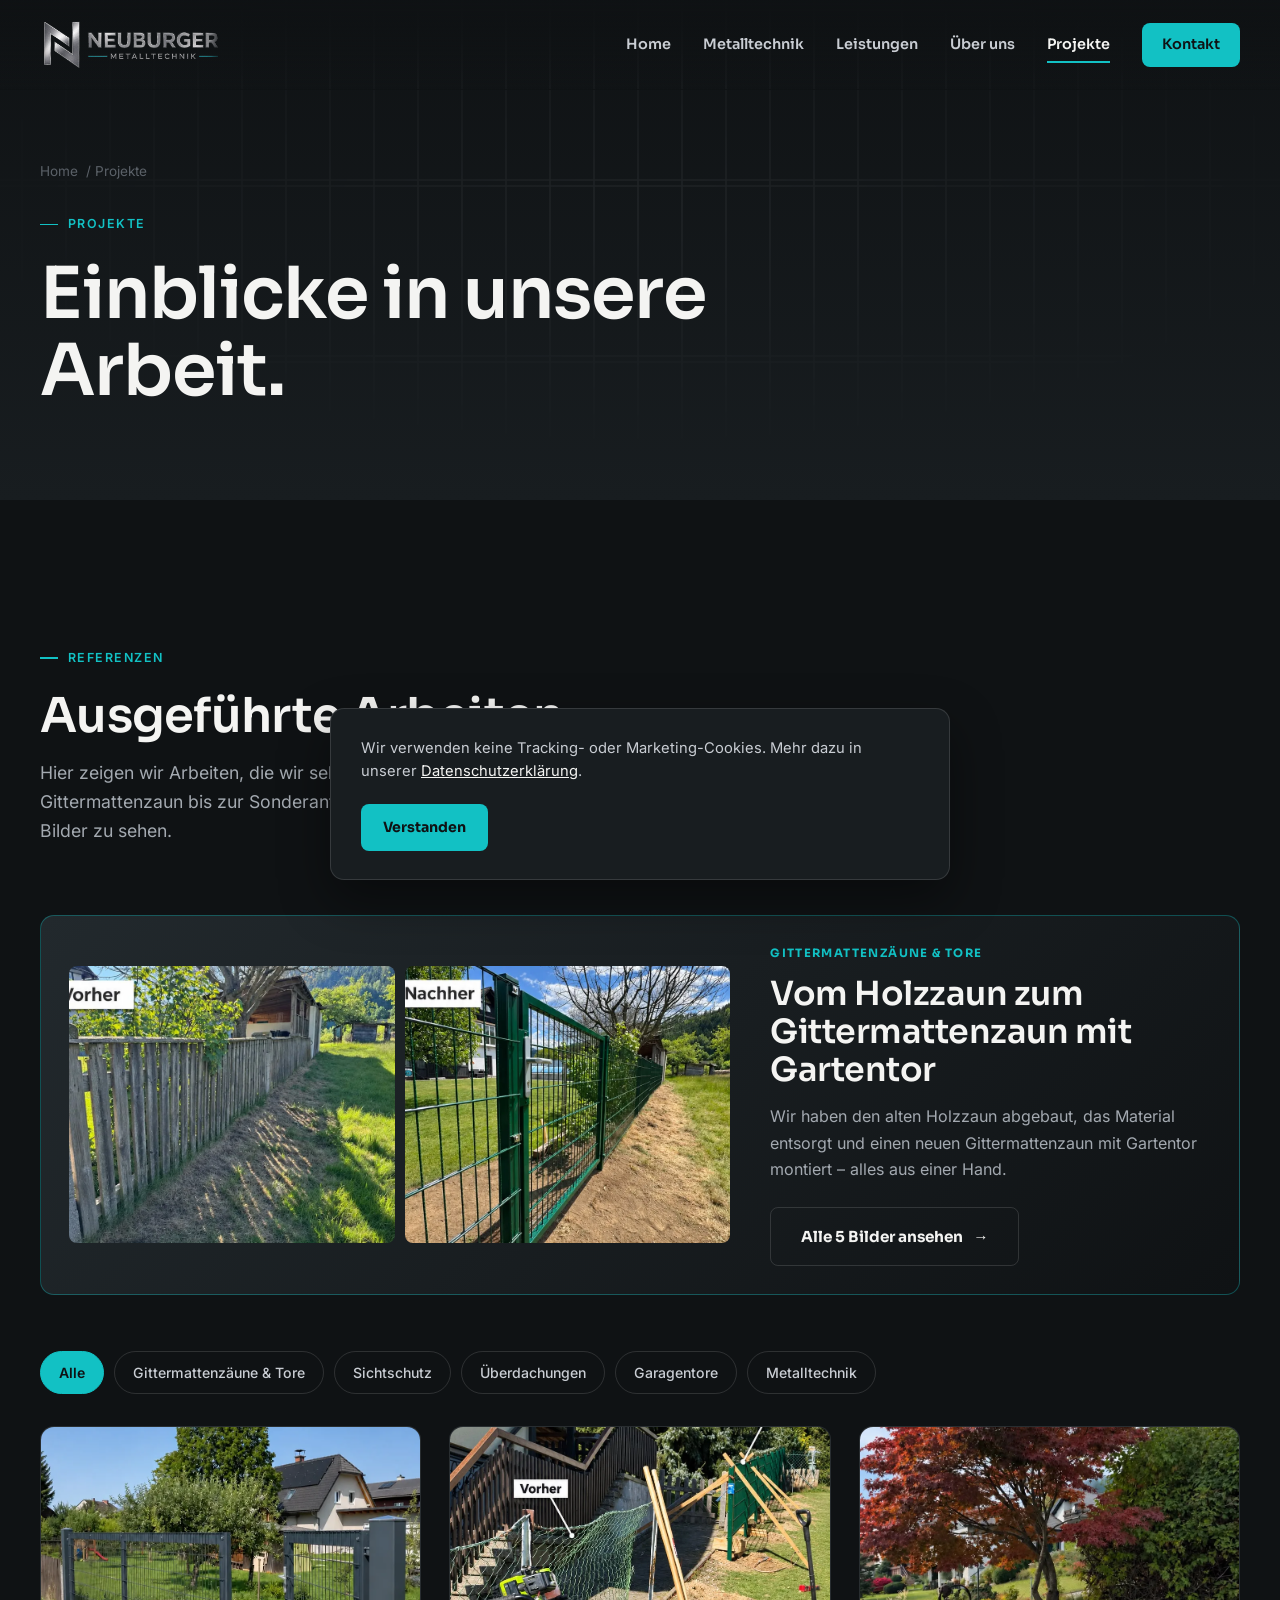
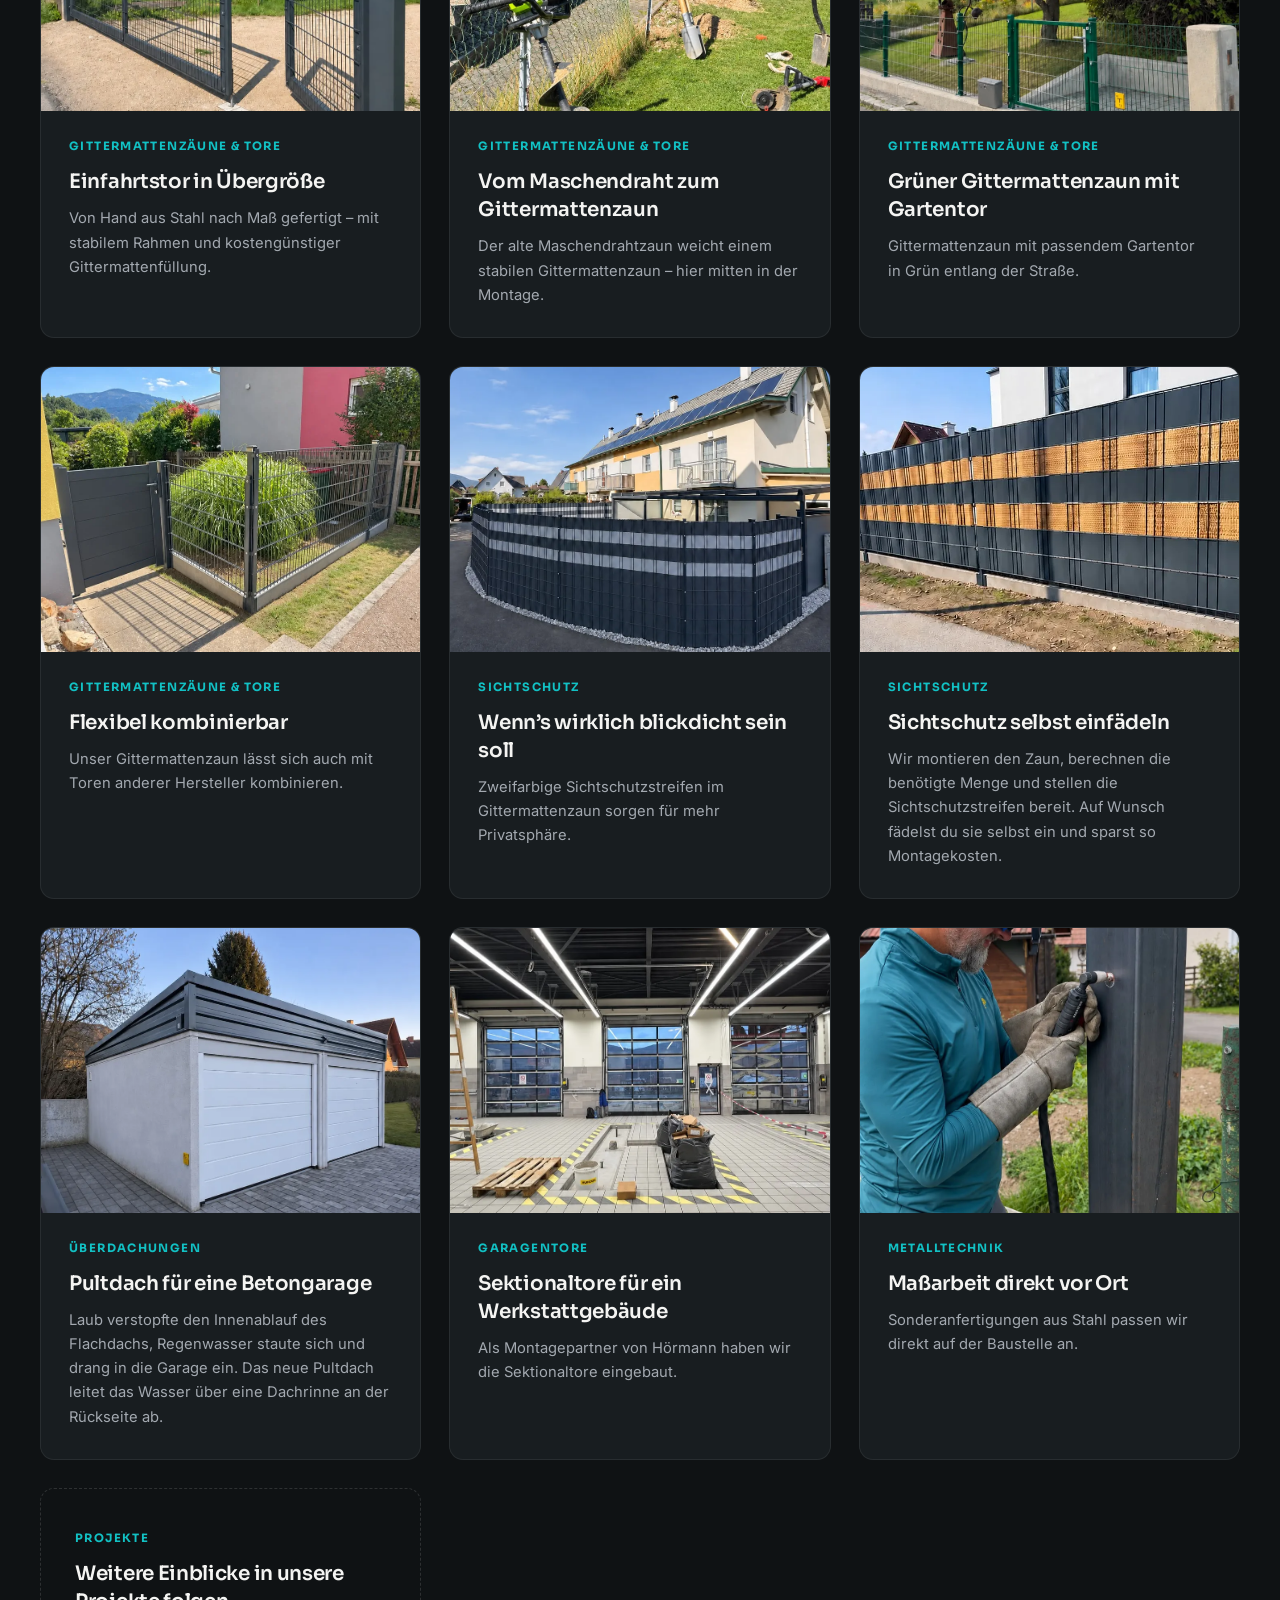
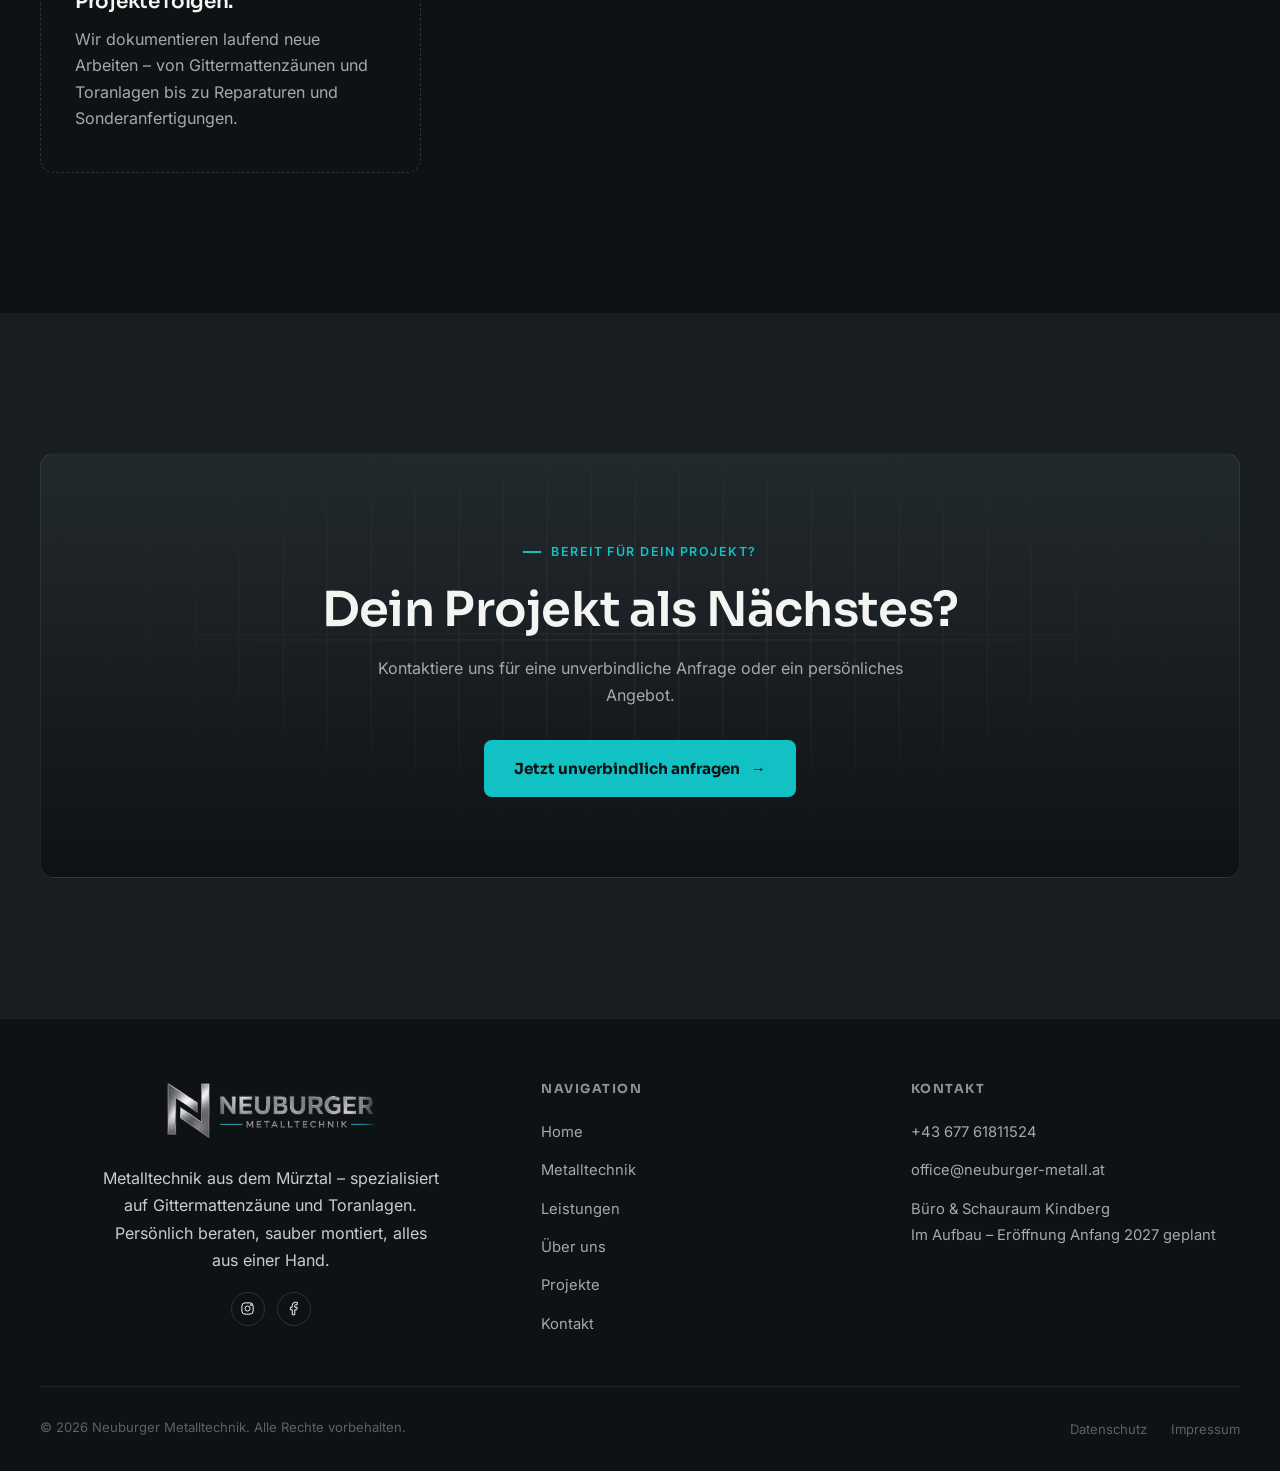
<file: projekte.html>
<!DOCTYPE html>
<html lang="de">
<head>
<meta charset="UTF-8" />
<meta name="viewport" content="width=device-width, initial-scale=1.0" />
<title>Projekte & Referenzen – Gittermattenzäune, Tore, Überdachungen | Neuburger Metalltechnik</title>
<meta name="description" content="Ausgeführte Arbeiten von Neuburger Metalltechnik: Gittermattenzäune mit Toren, Sichtschutz, Überdachungen, Garagentore und Sonderanfertigungen – mit Vorher-Nachher-Beispielen." />
<meta name="theme-color" content="#0f1214" />
<link rel="icon" href="favicon.ico" sizes="any" />
<link rel="icon" type="image/png" href="images/favicon-192.png" sizes="192x192" />
<link rel="apple-touch-icon" href="images/apple-touch-icon.png" />
<meta property="og:type" content="website" />
<meta property="og:site_name" content="Neuburger Metalltechnik" />
<meta property="og:title" content="Projekte & Referenzen – Gittermattenzäune, Tore, Überdachungen | Neuburger Metalltechnik" />
<meta property="og:description" content="Ausgeführte Arbeiten von Neuburger Metalltechnik: Gittermattenzäune mit Toren, Sichtschutz, Überdachungen, Garagentore und Sonderanfertigungen – mit Vorher-Nachher-Beispielen." />
<meta property="og:url" content="https://www.neuburger-metall.at/projekte.html" />
<meta property="og:locale" content="de_AT" />
<meta name="twitter:card" content="summary_large_image" />
<link rel="canonical" href="https://www.neuburger-metall.at/projekte.html" />
<meta property="og:image" content="https://www.neuburger-metall.at/images/og-neuburger-metalltechnik.jpg" />

<link rel="preload" href="fonts/sora-latin.woff2" as="font" type="font/woff2" crossorigin>
<link rel="preload" href="fonts/inter-latin.woff2" as="font" type="font/woff2" crossorigin>

<link rel="stylesheet" href="css/style.css" />
</head>
<body>

<!-- Logo: zentral über images/logo-neuburger-metalltechnik.png austauschbar (neue Datei gleichen Namens einsetzen) -->
<header class="header" id="header">
  <div class="container nav">
    <a href="./" class="logo-link" aria-label="Neuburger Metalltechnik – zur Startseite">
      <img src="images/logo-neuburger-metalltechnik.png" alt="Neuburger Metalltechnik" width="680" height="202">
    </a>

    <nav class="nav-menu" id="navMenu" aria-label="Hauptnavigation">
      <ul class="nav-links">
        <li><a href="./">Home</a></li>
        <li><a href="metalltechnik.html">Metalltechnik</a></li>
        <li><a href="leistungen.html">Leistungen</a></li>
        <li><a href="ueber-uns.html">Über uns</a></li>
        <li><a href="projekte.html" class="active" aria-current="page">Projekte</a></li>
        <li><a href="kontakt.html" class="nav-cta">Kontakt</a></li>
      </ul>
      <div class="nav-menu-footer">
        <a href="kontakt.html" class="btn primary">Jetzt unverbindlich anfragen</a>
        <a href="tel:+4367761811524" class="nav-phone">+43 677 61811524</a>
      </div>
    </nav>

    <button class="menu-btn" id="menuBtn" type="button" aria-label="Menü öffnen" aria-expanded="false" aria-controls="navMenu">
      <span></span><span></span><span></span>
    </button>
  </div>
</header>

<main>

  <section class="page-hero mesh-bg">
    <div class="container">
      <div class="breadcrumb reveal"><a href="./">Home</a> / Projekte</div>
      <span class="eyebrow reveal">Projekte</span>
      <h1 class="reveal">Einblicke in unsere Arbeit.</h1>
    </div>
  </section>

  <section class="section">
    <div class="container">
      <div class="section-head reveal">
        <span class="eyebrow">Referenzen</span>
        <h2>Ausgeführte Arbeiten.</h2>
        <p>Hier zeigen wir Arbeiten, die wir selbst ausgeführt haben – vom neuen Gittermattenzaun bis zur Sonderanfertigung. Klick auf ein Projekt, um alle Bilder zu sehen.</p>
      </div>

      <!-- Hervorgehobenes Vorher-Nachher-Projekt (aus content/projekte.json, Feld "hervorheben") -->
      <div id="projectFeature" hidden></div>

      <!-- Filter und Galerie (aus content/projekte.json) -->
      <div class="project-filter" id="projectFilter" role="group" aria-label="Projekte filtern" hidden></div>
      <div class="project-grid" data-projects="alle">
        <div class="project-card project-hint">
          <div>
            <span class="project-tag">Projekte</span>
            <h3>Weitere Einblicke in unsere Projekte folgen.</h3>
          </div>
        </div>
      </div>
    </div>
  </section>

  <section class="section alt">
    <div class="container">
      <div class="cta-box mesh-bg reveal">
        <span class="eyebrow">Bereit für dein Projekt?</span>
        <h2>Dein Projekt als Nächstes?</h2>
        <p>Kontaktiere uns für eine unverbindliche Anfrage oder ein persönliches Angebot.</p>
        <div class="cta-actions">
          <a href="kontakt.html" class="btn primary">Jetzt unverbindlich anfragen <span class="btn-arrow">→</span></a>
        </div>
      </div>
    </div>
  </section>

</main>

<footer class="footer">
  <div class="container">
    <div class="footer-top">
      <div class="footer-brand">
        <img src="images/logo-neuburger-metalltechnik.png" alt="Neuburger Metalltechnik" width="680" height="202" loading="lazy">
        <p>Metalltechnik aus dem Mürztal – spezialisiert auf Gittermattenzäune und Toranlagen. Persönlich beraten, sauber montiert, alles aus einer Hand.</p>
        <div class="footer-social" style="margin-top:18px;">
          <a href="https://www.instagram.com/neuburger_metalltechnik/" aria-label="Instagram" target="_blank" rel="noopener">
            <svg viewBox="0 0 24 24"><rect x="3" y="3" width="18" height="18" rx="5"/><circle cx="12" cy="12" r="4"/><circle cx="17.5" cy="6.5" r="1"/></svg>
          </a>
          <a href="https://www.facebook.com/people/Neuburger-Metalltechnik/61586759894899/?locale=de_DE" aria-label="Facebook" target="_blank" rel="noopener">
            <svg viewBox="0 0 24 24"><path d="M18 2h-3a5 5 0 0 0-5 5v3H7v4h3v8h4v-8h3l1-4h-4V7a1 1 0 0 1 1-1h3z"/></svg>
          </a>
        </div>
      </div>

      <div class="footer-col">
        <h4>Navigation</h4>
        <ul>
          <li><a href="./">Home</a></li>
          <li><a href="metalltechnik.html">Metalltechnik</a></li>
          <li><a href="leistungen.html">Leistungen</a></li>
          <li><a href="ueber-uns.html">Über uns</a></li>
          <li><a href="projekte.html">Projekte</a></li>
          <li><a href="kontakt.html">Kontakt</a></li>
        </ul>
      </div>

      <div class="footer-col">
        <h4>Kontakt</h4>
        <ul>
          <li><a href="tel:+4367761811524">+43 677 61811524</a></li>
          <li><a href="mailto:office@neuburger-metall.at">office@neuburger-metall.at</a></li>
          <li data-whatsapp hidden><a href="#">WhatsApp</a></li>
          <li><a href="kontakt.html#standort">Büro &amp; Schauraum Kindberg<br><span data-setting="schauraum.status">Im Aufbau – Eröffnung Anfang 2027 geplant</span></a></li>
        </ul>
      </div>
    </div>

    <div class="footer-bottom">
      <p>© <span data-year>2026</span> Neuburger Metalltechnik. Alle Rechte vorbehalten.</p>
      <ul class="footer-legal">
        <li><a href="datenschutz.html">Datenschutz</a></li>
        <li><a href="impressum.html">Impressum</a></li>
      </ul>
    </div>
  </div>
</footer>

<div class="cookie-banner" id="cookieBanner">
  <p>Wir verwenden keine Tracking- oder Marketing-Cookies. Mehr dazu in unserer <a href="datenschutz.html">Datenschutzerklärung</a>.</p>
  <div class="cookie-actions">
    <button type="button" class="btn primary" id="cookieAccept">Verstanden</button>
  </div>
</div>

<script src="js/script.js"></script>
</body>
</html>
</file>
<file: css/style.css>
/* ===================================================================
   NEUBURGER METALLTECHNIK — Premium Industrial Stylesheet
   Aufbau:
   0. Schriften (lokal)
   1. Variablen & Reset
   2. Typografie
   3. Layout-Hilfen
   4. Navigation
   5. Buttons
   6. Hero
   7. Sections allgemein
   8. Leistungen / Cards
   9. Team
   10. Stats / Werte
   11. Prozess
   12. Kontaktformular
   13. Footer
   14. Animationen
   15. Responsive
   16. Überarbeitung 11/2026 (mobiles Menü, News, Leistungen,
       Metalltechnik, Kontakt, Projekte, Bewertungen)
=================================================================== */


/* ===================== 0. SCHRIFTEN (lokal gehostet, SIL Open Font License) ===================== */

@font-face {
  font-family: "Sora";
  font-style: normal;
  font-weight: 500 700;
  font-display: swap;
  src: url("../fonts/sora-latin-ext.woff2") format("woff2");
  unicode-range: U+0100-02BA, U+02BD-02C5, U+02C7-02CC, U+02CE-02D7, U+02DD-02FF, U+0304, U+0308, U+0329, U+1D00-1DBF, U+1E00-1E9F, U+1EF2-1EFF, U+2020, U+20A0-20AB, U+20AD-20C4, U+2113, U+2C60-2C7F, U+A720-A7FF;
}

@font-face {
  font-family: "Sora";
  font-style: normal;
  font-weight: 500 700;
  font-display: swap;
  src: url("../fonts/sora-latin.woff2") format("woff2");
  unicode-range: U+0000-00FF, U+0131, U+0152-0153, U+02BB-02BC, U+02C6, U+02DA, U+02DC, U+0304, U+0308, U+0329, U+2000-206F, U+20AC, U+2122, U+2191, U+2193, U+2212, U+2215, U+FEFF, U+FFFD;
}

@font-face {
  font-family: "Inter";
  font-style: normal;
  font-weight: 400 600;
  font-display: swap;
  src: url("../fonts/inter-latin-ext.woff2") format("woff2");
  unicode-range: U+0100-02BA, U+02BD-02C5, U+02C7-02CC, U+02CE-02D7, U+02DD-02FF, U+0304, U+0308, U+0329, U+1D00-1DBF, U+1E00-1E9F, U+1EF2-1EFF, U+2020, U+20A0-20AB, U+20AD-20C4, U+2113, U+2C60-2C7F, U+A720-A7FF;
}

@font-face {
  font-family: "Inter";
  font-style: normal;
  font-weight: 400 600;
  font-display: swap;
  src: url("../fonts/inter-latin.woff2") format("woff2");
  unicode-range: U+0000-00FF, U+0131, U+0152-0153, U+02BB-02BC, U+02C6, U+02DA, U+02DC, U+0304, U+0308, U+0329, U+2000-206F, U+20AC, U+2122, U+2191, U+2193, U+2212, U+2215, U+FEFF, U+FFFD;
}


/* ===================== 1. VARIABLEN & RESET ===================== */

:root {
  /* Farben – Anthrazit an RAL 7016 (#383E42) angelehnt */
  --black: #0f1214;
  --anthracite: #181d20;
  --anthracite-light: #22292d;
  --ral7016: #383e42;
  --steel-1: #c9cdd3;
  --steel-2: #8b919b;
  --steel-3: #5b6168;
  --steel-gradient: linear-gradient(135deg, #e8eaed 0%, #aeb3ba 35%, #6e747c 60%, #d4d7db 100%);
  --spark: #12c1c4;
  --spark-light: #4bd6d8;
  --off-white: #f4f4f2;
  --muted: #a3a9b0;
  --metal-line: linear-gradient(90deg, rgba(201,205,211,0) 0%, rgba(201,205,211,0.55) 50%, rgba(201,205,211,0) 100%);
  --header-h: 86px;
  --border: rgba(255, 255, 255, 0.07);
  --border-strong: rgba(255, 255, 255, 0.13);
  --shadow-deep: 0 30px 80px rgba(0, 0, 0, 0.55);
  --radius: 8px;
  --radius-lg: 14px;
}

* {
  margin: 0;
  padding: 0;
  box-sizing: border-box;
}

html {
  scroll-behavior: smooth;
}

body {
  background: var(--black);
  color: var(--off-white);
  font-family: "Inter", Arial, sans-serif;
  line-height: 1.65;
  overflow-x: hidden;
}

a {
  color: inherit;
  text-decoration: none;
}

img {
  max-width: 100%;
  display: block;
}

button, input, textarea, select {
  font: inherit;
  color: inherit;
}

[hidden] {
  display: none !important;
}

:focus-visible {
  outline: 2px solid var(--spark);
  outline-offset: 3px;
}

::selection {
  background: var(--spark);
  color: var(--black);
}


/* ===================== 2. TYPOGRAFIE ===================== */

h1, h2, h3, h4 {
  overflow-wrap: break-word; /* bricht nur, wenn ein Wort sonst überstehen würde */
  font-family: "Sora", Arial, sans-serif;
  font-weight: 600;
  letter-spacing: -0.015em;
  color: var(--off-white);
}

h1 {
  font-size: clamp(2.6rem, 5.6vw, 4.6rem);
  line-height: 1.08;
  font-weight: 600;
}

h2 {
  font-size: clamp(2rem, 3.8vw, 3rem);
  line-height: 1.15;
  font-weight: 600;
}

h3 {
  font-size: 1.25rem;
  line-height: 1.4;
  font-weight: 600;
}

p {
  color: var(--muted);
}

.eyebrow {
  display: inline-flex;
  align-items: center;
  gap: 10px;
  font-family: "Inter", Arial, sans-serif;
  font-size: 0.78rem;
  font-weight: 600;
  letter-spacing: 0.12em;
  text-transform: uppercase;
  color: var(--spark);
  margin-bottom: 20px;
}

.eyebrow::before {
  content: "";
  width: 18px;
  height: 1.5px;
  background: var(--spark);
}


/* ===================== 3. LAYOUT-HILFEN ===================== */

.container {
  width: min(1200px, calc(100% - 48px));
  margin: 0 auto;
}

.section {
  padding: 140px 0;
  position: relative;
}

.section-head {
  max-width: 640px;
  margin-bottom: 70px;
}

.section-head p {
  font-size: 1.1rem;
  margin-top: 14px;
}

.section-head.center {
  margin-left: auto;
  margin-right: auto;
  text-align: center;
}

.divider {
  height: 1px;
  width: 100%;
  background: var(--border);
}


/* ===================== 4. NAVIGATION ===================== */

.header {
  position: fixed;
  top: 0;
  left: 0;
  width: 100%;
  z-index: 1000;
  padding: 18px 0;
  transition: padding 0.3s ease;
}

/* Hintergrund als eigene Ebene: backdrop-filter direkt am Header würde
   das fixierte mobile Menü an den Header "binden" (Fehler beim Scrollen). */
.header::before {
  content: "";
  position: absolute;
  inset: 0;
  z-index: -1;
  background: linear-gradient(to bottom, rgba(15,18,20,0.9), rgba(15,18,20,0));
  transition: background 0.3s ease, border-color 0.3s ease;
  border-bottom: 1px solid transparent;
}

.header.scrolled {
  padding: 10px 0;
}

.header.scrolled::before,
body.menu-open .header::before {
  background: rgba(15, 18, 20, 0.92);
  -webkit-backdrop-filter: blur(16px);
  backdrop-filter: blur(16px);
  border-bottom-color: var(--border);
}

.nav {
  display: flex;
  align-items: center;
  justify-content: space-between;
  gap: 24px;
}

.logo-link {
  display: flex;
  align-items: center;
  flex-shrink: 0;
}

.logo-link img {
  height: 54px;
  width: auto;
}

.nav-menu {
  display: flex;
  align-items: center;
}

.nav-links {
  display: flex;
  align-items: center;
  gap: 32px;
  list-style: none;
}

.nav-links a {
  display: inline-block;
  font-family: "Sora", Arial, sans-serif;
  font-size: 0.9rem;
  font-weight: 600;
  color: var(--steel-1);
  position: relative;
  padding: 6px 0;
  white-space: nowrap;
  transition: color 0.25s ease;
}

.nav-links a::after {
  content: "";
  position: absolute;
  left: 0;
  bottom: 0;
  width: 0;
  height: 2px;
  background: var(--spark);
  transition: width 0.3s ease;
}

.nav-links a:hover,
.nav-links a.active {
  color: var(--off-white);
}

.nav-links a:hover::after,
.nav-links a.active::after {
  width: 100%;
}

/* Kontakt als Akzent-Button (nur Desktop) */
.nav-links a.nav-cta {
  padding: 10px 20px;
  background: var(--spark);
  color: var(--black);
  border-radius: var(--radius);
}

.nav-links a.nav-cta::after {
  display: none;
}

.nav-links a.nav-cta:hover,
.nav-links a.nav-cta.active {
  background: var(--spark-light);
  color: var(--black);
}

.nav-menu-footer {
  display: none;
}

.menu-btn {
  display: none;
  background: none;
  border: none;
  cursor: pointer;
  width: 44px;
  height: 44px;
  position: relative;
  z-index: 1100;
  margin-right: -8px;
}

.menu-btn span {
  position: absolute;
  left: 9px;
  width: 26px;
  height: 2px;
  border-radius: 2px;
  background: var(--off-white);
  transition: 0.3s ease;
}

.menu-btn span:nth-child(1) { top: 14px; }
.menu-btn span:nth-child(2) { top: 21px; }
.menu-btn span:nth-child(3) { top: 28px; }

.menu-btn.active span:nth-child(1) {
  top: 21px;
  transform: rotate(45deg);
}

.menu-btn.active span:nth-child(2) {
  opacity: 0;
}

.menu-btn.active span:nth-child(3) {
  top: 21px;
  transform: rotate(-45deg);
}


/* ===================== 5. BUTTONS ===================== */

.btn {
  display: inline-flex;
  align-items: center;
  gap: 10px;
  padding: 16px 30px;
  font-family: "Sora", Arial, sans-serif;
  font-weight: 700;
  font-size: 0.95rem;
  border-radius: var(--radius);
  border: none;
  cursor: pointer;
  transition: 0.3s ease;
  white-space: nowrap;
}

.btn.primary {
  background: var(--spark);
  color: var(--black);
}

.btn.primary:hover {
  background: var(--spark-light);
  transform: translateY(-2px);
  box-shadow: 0 16px 36px rgba(18, 193, 196, 0.25);
}

.btn.secondary {
  background: transparent;
  color: var(--off-white);
  border: 1px solid var(--border-strong);
}

.btn.secondary:hover {
  border-color: var(--steel-1);
  background: rgba(255, 255, 255, 0.04);
}

.btn-arrow {
  transition: 0.3s ease;
}

.btn:hover .btn-arrow {
  transform: translateX(4px);
}


/* ===================== 6. HERO ===================== */

.hero {
  position: relative;
  min-height: 92vh;
  display: flex;
  align-items: center;
  justify-content: center;
  padding: 160px 0 100px;
  background: var(--black);
  overflow: hidden;
  text-align: center;
}

.hero::before {
  content: "";
  position: absolute;
  inset: 0;
  background: radial-gradient(ellipse 1100px 650px at 50% 0%, rgba(18,193,196,0.10), transparent 65%);
  pointer-events: none;
}

.hero-grid {
  display: flex;
  flex-direction: column;
  align-items: center;
  position: relative;
  z-index: 2;
  max-width: 760px;
  margin: 0 auto;
}

.hero-tag {
  font-family: "Inter", Arial, sans-serif;
  font-size: 0.82rem;
  font-weight: 600;
  letter-spacing: 0.08em;
  text-transform: uppercase;
  color: var(--steel-2);
  margin-bottom: 26px;
  display: flex;
  align-items: center;
  justify-content: center;
  gap: 10px;
}

.hero-tag .dot {
  width: 6px;
  height: 6px;
  border-radius: 50%;
  background: var(--spark);
  box-shadow: 0 0 10px var(--spark);
  animation: pulse 2s ease-in-out infinite;
}

.hero h1 {
  margin-bottom: 28px;
}

.hero h1 span {
  color: var(--spark);
}

.hero p.lead {
  font-size: 1.2rem;
  max-width: 560px;
  margin: 0 auto 44px;
  color: var(--steel-1);
}

.hero-actions {
  display: flex;
  gap: 16px;
  flex-wrap: wrap;
  justify-content: center;
}

.hero-visual {
  position: relative;
  aspect-ratio: 4/5;
  border-radius: var(--radius-lg);
  overflow: hidden;
  border: 1px solid var(--border-strong);
  background: var(--anthracite-light);
}

.hero-visual img {
  width: 100%;
  height: 100%;
  object-fit: cover;
  filter: grayscale(15%) contrast(1.05);
}

.hero-visual::after {
  content: "";
  position: absolute;
  inset: 0;
  background: linear-gradient(180deg, transparent 50%, rgba(10,11,13,0.85) 100%);
}

.hero-visual-tag {
  position: absolute;
  bottom: 22px;
  left: 22px;
  right: 22px;
  z-index: 3;
  display: flex;
  justify-content: space-between;
  align-items: flex-end;
}

.hero-visual-tag strong {
  display: block;
  font-family: "Sora", Arial, sans-serif;
  font-size: 1.1rem;
}

.hero-visual-tag span {
  font-size: 0.78rem;
  color: var(--muted);
}


/* ===================== 7. SECTIONS ALLGEMEIN ===================== */

.page-hero {
  padding: 160px 0 90px;
  background: linear-gradient(180deg, var(--black) 0%, var(--anthracite) 100%);
  position: relative;
}

.page-hero::before {
  content: "";
  position: absolute;
  inset: 0;
  background-image:
    repeating-linear-gradient(100deg, rgba(255,255,255,0.025) 0px, rgba(255,255,255,0.025) 1px, transparent 1px, transparent 64px);
  pointer-events: none;
}

.page-hero.mesh-bg::before {
  display: none;
}

.page-hero .container {
  position: relative;
  z-index: 2;
}

.page-hero h1 {
  max-width: 760px;
}

.breadcrumb {
  display: flex;
  align-items: center;
  gap: 8px;
  font-size: 0.85rem;
  color: var(--steel-3);
  margin-bottom: 24px;
}

.breadcrumb a:hover {
  color: var(--spark);
}

.section.alt {
  background: var(--anthracite);
}


/* ===================== 8. LEISTUNGEN / CARDS ===================== */

.services-grid {
  display: grid;
  grid-template-columns: repeat(4, 1fr);
  gap: 1px;
  background: var(--border);
  border: 1px solid var(--border);
}

.service-card {
  background: var(--black);
  padding: 40px 32px;
  transition: 0.35s ease;
  position: relative;
}

.service-card:hover {
  background: var(--anthracite-light);
}

.service-card .icon {
  width: 48px;
  height: 48px;
  margin-bottom: 28px;
  color: var(--spark);
}

.service-card .icon svg {
  width: 100%;
  height: 100%;
  stroke: currentColor;
  fill: none;
  stroke-width: 1.4;
}

.service-card h3 {
  margin-bottom: 12px;
}

.service-card p {
  font-size: 0.95rem;
}

.service-card .num {
  position: absolute;
  top: 36px;
  right: 32px;
  font-family: "Sora", Arial, sans-serif;
  font-size: 0.78rem;
  color: var(--steel-3);
}

.detail-list {
  display: grid;
  gap: 1px;
  background: var(--border);
  border: 1px solid var(--border);
  border-radius: var(--radius-lg);
  overflow: hidden;
}

.detail-row {
  background: var(--black);
  padding: 36px;
  display: grid;
  grid-template-columns: 70px 1fr;
  gap: 28px;
  align-items: start;
  transition: 0.3s ease;
}

.detail-row:hover {
  background: var(--anthracite-light);
}

.detail-row .icon {
  width: 44px;
  height: 44px;
  color: var(--spark);
}

.detail-row .icon svg {
  width: 100%;
  height: 100%;
  stroke: currentColor;
  fill: none;
  stroke-width: 1.4;
}

.detail-row h3 {
  margin-bottom: 8px;
}

.detail-row ul {
  list-style: none;
  margin-top: 14px;
  display: grid;
  gap: 8px;
}

.detail-row ul li {
  font-size: 0.92rem;
  color: var(--steel-2);
  padding-left: 18px;
  position: relative;
}

.detail-row ul li::before {
  content: "";
  position: absolute;
  left: 0;
  top: 9px;
  width: 6px;
  height: 1.5px;
  background: var(--spark);
}


/* ===================== 9. TEAM ===================== */

.team-grid {
  display: grid;
  grid-template-columns: repeat(2, 1fr);
  gap: 28px;
}

.team-card {
  background: var(--anthracite);
  border: 1px solid var(--border);
  border-radius: var(--radius-lg);
  overflow: hidden;
  transition: 0.35s ease;
}

.team-card:hover {
  border-color: var(--border-strong);
  transform: translateY(-6px);
}

.team-photo {
  aspect-ratio: 1/1;
  overflow: hidden;
  position: relative;
}

.team-photo img {
  width: 100%;
  height: 100%;
  object-fit: cover;
  filter: grayscale(20%) contrast(1.05);
  transition: 0.5s ease;
}

.team-card:hover .team-photo img {
  filter: grayscale(0%) contrast(1.05);
}

.team-info {
  padding: 28px 30px 32px;
}

.team-info .role {
  font-family: "Sora", Arial, sans-serif;
  font-size: 0.78rem;
  font-weight: 700;
  letter-spacing: 0.1em;
  text-transform: uppercase;
  color: var(--spark);
  display: block;
  margin-bottom: 10px;
}

.team-info h3 {
  margin-bottom: 10px;
}

.team-info p {
  font-size: 0.92rem;
}

.team-social {
  display: flex;
  gap: 14px;
  margin-top: 18px;
}

.team-social a {
  width: 34px;
  height: 34px;
  border-radius: 50%;
  border: 1px solid var(--border-strong);
  display: flex;
  align-items: center;
  justify-content: center;
  transition: 0.25s ease;
}

.team-social a:hover {
  border-color: var(--spark);
  color: var(--spark);
}

.team-social svg {
  width: 16px;
  height: 16px;
  stroke: currentColor;
  fill: none;
  stroke-width: 1.6;
}


/* ===================== 9b. PROJEKTE / GALERIE ===================== */

.project-grid {
  display: grid;
  grid-template-columns: repeat(3, 1fr);
  gap: 28px;
}

.project-card {
  background: var(--anthracite);
  border: 1px solid var(--border);
  border-radius: var(--radius-lg);
  overflow: hidden;
  transition: 0.35s ease;
}

.project-card:hover {
  border-color: var(--border-strong);
  transform: translateY(-6px);
}

.project-photo {
  aspect-ratio: 4/3;
  overflow: hidden;
  position: relative;
}

.project-photo img {
  width: 100%;
  height: 100%;
  object-fit: cover;
  filter: grayscale(15%) contrast(1.05);
  transition: 0.6s ease;
}

.project-card:hover .project-photo img {
  transform: scale(1.06);
  filter: grayscale(0%) contrast(1.05);
}

.project-info {
  padding: 26px 28px 30px;
}

.project-tag {
  display: block;
  font-family: "Sora", Arial, sans-serif;
  font-size: 0.72rem;
  font-weight: 700;
  letter-spacing: 0.12em;
  text-transform: uppercase;
  color: var(--spark);
  margin-bottom: 12px;
}

.project-info h3 {
  margin-bottom: 10px;
}

.project-info p {
  font-size: 0.92rem;
}

.project-card.placeholder {
  border-style: dashed;
  border-color: var(--border-strong);
  background: transparent;
  display: flex;
  align-items: center;
  justify-content: center;
  text-align: center;
  padding: 40px;
  min-height: 100%;
}

.project-card.placeholder:hover {
  transform: none;
}

.project-card.placeholder .icon {
  width: 34px;
  height: 34px;
  margin: 0 auto 18px;
  color: var(--steel-3);
}

.project-card.placeholder .icon svg {
  width: 100%;
  height: 100%;
  stroke: currentColor;
  fill: none;
  stroke-width: 1.4;
}

.project-card.placeholder span {
  font-family: "Sora", Arial, sans-serif;
  font-size: 0.92rem;
  color: var(--steel-3);
}


/* ===================== 10. STATS / WERTE ===================== */

.stats-strip {
  display: grid;
  grid-template-columns: repeat(3, 1fr);
  border-top: 1px solid var(--border);
  border-bottom: 1px solid var(--border);
}

.stat {
  padding: 48px 32px;
  text-align: center;
  border-right: 1px solid var(--border);
}

.stat:last-child {
  border-right: none;
}

.stat strong {
  display: block;
  font-family: "Sora", Arial, sans-serif;
  font-size: clamp(2.2rem, 4vw, 3.2rem);
  font-weight: 800;
  background: var(--steel-gradient);
  -webkit-background-clip: text;
  background-clip: text;
  color: transparent;
}

.stat span {
  font-size: 0.85rem;
  color: var(--steel-3);
  text-transform: uppercase;
  letter-spacing: 0.1em;
  font-weight: 600;
}

.values-grid {
  display: grid;
  grid-template-columns: repeat(4, 1fr);
  gap: 24px;
}

.value-item {
  padding: 30px 0;
  border-top: 2px solid var(--border-strong);
}

.value-item strong {
  display: block;
  font-family: "Sora", Arial, sans-serif;
  font-size: 1.05rem;
  margin-bottom: 8px;
}

.value-item p {
  font-size: 0.9rem;
}


/* ===================== 11. PROZESS ===================== */

.process-list {
  display: grid;
  gap: 0;
}

.process-item {
  display: grid;
  grid-template-columns: 110px 1fr;
  gap: 30px;
  padding: 36px 0;
  border-bottom: 1px solid var(--border);
  align-items: start;
}

.process-item:first-child {
  border-top: 1px solid var(--border);
}

.process-item .step-num {
  font-family: "Sora", Arial, sans-serif;
  font-size: 2.4rem;
  font-weight: 800;
  color: var(--steel-3);
}

.process-item h3 {
  margin-bottom: 8px;
}

.process-item p {
  max-width: 560px;
}


/* ===================== 11b. FAQ ===================== */

.faq-list {
  display: grid;
  gap: 1px;
  max-width: 760px;
  margin: 0 auto;
  background: var(--border);
  border: 1px solid var(--border);
  border-radius: var(--radius-lg);
  overflow: hidden;
}

.faq-item {
  background: var(--anthracite);
}

.faq-question {
  width: 100%;
  padding: 26px 30px;
  background: transparent;
  border: none;
  text-align: left;
  font-family: "Sora", Arial, sans-serif;
  font-size: 1.02rem;
  font-weight: 600;
  color: var(--off-white);
  cursor: pointer;
  display: flex;
  justify-content: space-between;
  align-items: center;
  gap: 16px;
  transition: 0.25s ease;
}

.faq-question:hover {
  color: var(--spark);
}

.faq-question .faq-icon {
  flex-shrink: 0;
  width: 20px;
  height: 20px;
  position: relative;
}

.faq-question .faq-icon::before,
.faq-question .faq-icon::after {
  content: "";
  position: absolute;
  top: 50%;
  left: 50%;
  background: var(--steel-2);
  transition: 0.3s ease;
}

.faq-question .faq-icon::before {
  width: 14px;
  height: 1.5px;
  transform: translate(-50%, -50%);
}

.faq-question .faq-icon::after {
  width: 1.5px;
  height: 14px;
  transform: translate(-50%, -50%);
}

.faq-item.active .faq-question .faq-icon::after {
  transform: translate(-50%, -50%) rotate(90deg);
  opacity: 0;
}

.faq-item.active .faq-question {
  color: var(--spark);
}

.faq-answer {
  max-height: 0;
  overflow: hidden;
  padding: 0 30px;
  transition: max-height 0.35s ease, padding 0.35s ease;
}

.faq-answer p {
  font-size: 0.96rem;
  line-height: 1.7;
}

.faq-item.active .faq-answer {
  max-height: 260px;
  padding: 0 30px 26px;
}


/* ===================== 12. KONTAKTFORMULAR ===================== */

.contact-layout {
  display: grid;
  grid-template-columns: 0.85fr 1.15fr;
  gap: 60px;
}

.contact-info-block {
  display: flex;
  flex-direction: column;
  gap: 28px;
}

.contact-info-item {
  padding: 24px 0;
  border-top: 1px solid var(--border);
}

.contact-info-item span.label {
  display: block;
  font-family: "Sora", Arial, sans-serif;
  font-size: 0.72rem;
  font-weight: 700;
  letter-spacing: 0.16em;
  text-transform: uppercase;
  color: var(--steel-3);
  margin-bottom: 8px;
}

.contact-info-item a,
.contact-info-item p {
  font-size: 1.1rem;
  color: var(--off-white);
}

.contact-info-item a:hover {
  color: var(--spark);
}

.contact-form {
  display: grid;
  gap: 22px;
  background: var(--anthracite);
  border: 1px solid var(--border);
  border-radius: var(--radius-lg);
  padding: 40px;
}

.form-row {
  display: grid;
  grid-template-columns: 1fr 1fr;
  gap: 20px;
}

.field {
  display: flex;
  flex-direction: column;
  gap: 8px;
}

.field label {
  font-size: 0.8rem;
  font-weight: 600;
  color: var(--steel-2);
}

.field input,
.field textarea {
  background: var(--black);
  border: 1px solid var(--border-strong);
  border-radius: var(--radius);
  padding: 14px 16px;
  color: var(--off-white);
  outline: none;
  transition: 0.25s ease;
  resize: vertical;
}

.field input:focus,
.field textarea:focus {
  border-color: var(--spark);
  box-shadow: 0 0 0 3px rgba(18, 193, 196, 0.12);
}

.field input::placeholder,
.field textarea::placeholder {
  color: var(--steel-3);
}

.form-note {
  font-size: 0.82rem;
  color: var(--steel-3);
}

.form-success {
  display: none;
  padding: 18px 20px;
  border: 1px solid rgba(18, 193, 196, 0.3);
  background: rgba(18, 193, 196, 0.08);
  border-radius: var(--radius);
  font-size: 0.92rem;
  color: var(--off-white);
}

.form-success.visible {
  display: block;
}


/* ===================== 13. FOOTER ===================== */

.footer {
  border-top: 1px solid var(--border);
  padding: 60px 0 30px;
  background: var(--black);
}

.footer-top {
  display: grid;
  grid-template-columns: 1.4fr 1fr 1fr;
  gap: 40px;
  padding-bottom: 50px;
}

.footer-brand {
  text-align: center;
}

.footer-brand img {
  height: 64px;
  width: auto;
  margin: 0 auto 22px;
}

.footer-brand p {
  font-size: 1rem;
  line-height: 1.7;
  max-width: 340px;
  margin-left: auto;
  margin-right: auto;
  color: var(--steel-1);
}

.footer-col h4 {
  font-family: "Sora", Arial, sans-serif;
  font-size: 0.78rem;
  font-weight: 700;
  letter-spacing: 0.12em;
  text-transform: uppercase;
  color: var(--steel-2);
  margin-bottom: 18px;
}

.footer-col ul {
  list-style: none;
  display: grid;
  gap: 12px;
}

.footer-col a {
  font-size: 0.92rem;
  color: var(--muted);
  transition: 0.2s ease;
}

.footer-col a:hover {
  color: var(--spark);
}

.footer-bottom {
  display: flex;
  justify-content: space-between;
  align-items: center;
  padding-top: 28px;
  border-top: 1px solid var(--border);
  flex-wrap: wrap;
  gap: 12px;
}

.footer-bottom p {
  font-size: 0.82rem;
  color: var(--steel-3);
}

.footer-legal {
  display: flex;
  gap: 24px;
  list-style: none;
}

.footer-legal a {
  font-size: 0.82rem;
  color: var(--steel-3);
}

.footer-legal a:hover {
  color: var(--spark);
}

.footer-social {
  display: flex;
  justify-content: center;
  gap: 12px;
}

.footer-social a {
  width: 34px;
  height: 34px;
  border-radius: 50%;
  border: 1px solid var(--border-strong);
  display: flex;
  align-items: center;
  justify-content: center;
  transition: 0.25s ease;
}

.footer-social a:hover {
  border-color: var(--spark);
  color: var(--spark);
}

.footer-social svg {
  width: 15px;
  height: 15px;
  stroke: currentColor;
  fill: none;
  stroke-width: 1.6;
}


/* ===================== 13b. COOKIE-BANNER ===================== */

.cookie-banner {
  position: fixed;
  left: 20px;
  right: 20px;
  bottom: 20px;
  z-index: 2000;
  max-width: 620px;
  margin: 0 auto;
  background: var(--anthracite);
  border: 1px solid var(--border-strong);
  border-radius: var(--radius-lg);
  box-shadow: 0 20px 50px rgba(0, 0, 0, 0.4);
  padding: 28px 30px;
  display: none;
  opacity: 0;
  transform: translateY(16px);
  transition: opacity 0.4s ease, transform 0.4s ease;
}

.cookie-banner.visible {
  display: block;
}

.cookie-banner.show {
  opacity: 1;
  transform: translateY(0);
}

.cookie-banner p {
  font-size: 0.92rem;
  line-height: 1.6;
  color: var(--steel-1);
  margin-bottom: 20px;
}

.cookie-banner p a {
  color: var(--off-white);
  text-decoration: underline;
}

.cookie-banner p a:hover {
  color: var(--spark);
}

.cookie-actions {
  display: flex;
  gap: 14px;
  flex-wrap: wrap;
}

.cookie-actions .btn {
  padding: 12px 22px;
  font-size: 0.88rem;
}


/* ===================== 14. ANIMATIONEN ===================== */

.reveal {
  opacity: 0;
  transform: translateY(28px);
  transition: opacity 0.7s ease, transform 0.7s ease;
}

.reveal.active {
  opacity: 1;
  transform: translateY(0);
}

@keyframes pulse {
  0%, 100% { opacity: 1; transform: scale(1); }
  50% { opacity: 0.4; transform: scale(0.8); }
}

@keyframes scrollLine {
  0% { transform: scaleY(0); transform-origin: top; opacity: 0; }
  40% { transform: scaleY(1); transform-origin: top; opacity: 1; }
  60% { transform: scaleY(1); transform-origin: bottom; opacity: 1; }
  100% { transform: scaleY(0); transform-origin: bottom; opacity: 0; }
}

@media (prefers-reduced-motion: reduce) {
  .reveal {
    opacity: 1;
    transform: none;
    transition: none;
  }
  .hero-tag .dot,
  .scroll-cue .line {
    animation: none;
  }
}


/* ===================== 15. RESPONSIVE ===================== */

@media (max-width: 1024px) {
  .services-grid {
    grid-template-columns: repeat(2, 1fr);
  }

  .values-grid {
    grid-template-columns: repeat(2, 1fr);
  }

  .project-grid {
    grid-template-columns: repeat(2, 1fr);
  }

  .footer-top {
    grid-template-columns: 1fr 1fr;
  }
}

@media (max-width: 880px) {
  .stats-strip {
    grid-template-columns: 1fr;
  }

  .stat {
    border-right: none;
    border-bottom: 1px solid var(--border);
  }

  .stat:last-child {
    border-bottom: none;
  }

  .values-grid {
    grid-template-columns: 1fr;
  }

  .team-grid {
    grid-template-columns: 1fr;
  }

  .project-grid {
    grid-template-columns: 1fr;
  }

  .contact-layout {
    grid-template-columns: 1fr;
  }

  .form-row {
    grid-template-columns: 1fr;
  }

  .footer-top {
    grid-template-columns: 1fr;
    gap: 32px;
  }

  .footer-bottom {
    flex-direction: column;
    align-items: flex-start;
  }
}

@media (max-width: 640px) {
  .services-grid {
    grid-template-columns: 1fr;
  }

  .detail-row {
    grid-template-columns: 1fr;
  }

  .section {
    padding: 80px 0;
  }

  .contact-form {
    padding: 28px;
  }

  .cookie-banner {
    left: 12px;
    right: 12px;
    bottom: 12px;
    padding: 24px 22px;
  }

  .cookie-actions {
    flex-direction: column;
  }

  .cookie-actions .btn {
    justify-content: center;
  }
}


/* ===================================================================
   16. ÜBERARBEITUNG 2026/11 — Gittermatten-Schwerpunkt, News, Leistungen
=================================================================== */

/* ---------- 16.1 Mobiles Menü (bis 1024px) ---------- */

@media (max-width: 1024px) {
  .menu-btn {
    display: block;
  }

  .nav-menu {
    position: fixed;
    inset: 0;
    z-index: 1050;
    display: flex;
    flex-direction: column;
    justify-content: space-between;
    gap: 32px;
    padding: calc(var(--header-h) + 16px) 24px calc(28px + env(safe-area-inset-bottom));
    background: var(--anthracite);
    overflow-y: auto;
    -webkit-overflow-scrolling: touch;
    opacity: 0;
    visibility: hidden;
    transform: translateY(-8px);
    transition: opacity 0.25s ease, transform 0.25s ease, visibility 0s linear 0.25s;
  }

  .nav-menu.open {
    opacity: 1;
    visibility: visible;
    transform: none;
    transition: opacity 0.25s ease, transform 0.25s ease, visibility 0s;
  }

  .nav-links {
    flex-direction: column;
    align-items: stretch;
    gap: 0;
    width: 100%;
  }

  .nav-links li {
    border-bottom: 1px solid var(--border);
  }

  .nav-links a,
  .nav-links a.nav-cta {
    display: block;
    width: 100%;
    padding: 16px 0 16px 18px;
    font-size: 1.15rem;
    line-height: 1.3;
    color: var(--steel-1);
    background: none;
    border-radius: 0;
  }

  .nav-links a.nav-cta:hover,
  .nav-links a.nav-cta.active {
    background: none;
    color: var(--off-white);
  }

  /* Aktiver Punkt: türkise Linie links statt Unterstreichung */
  .nav-links a::after,
  .nav-links a.nav-cta::after {
    display: block;
    left: 0;
    top: 50%;
    bottom: auto;
    width: 3px;
    height: 0;
    transform: translateY(-50%);
    transition: height 0.25s ease;
  }

  .nav-links a:hover::after,
  .nav-links a.active::after {
    width: 3px;
    height: 22px;
  }

  .nav-menu-footer {
    display: grid;
    gap: 14px;
  }

  .nav-menu-footer .btn {
    justify-content: center;
    width: 100%;
  }

  .logo-link {
    position: relative;
    z-index: 1100;
  }

  .nav-menu-footer a.nav-phone {
    text-align: center;
    color: var(--steel-1);
    font-size: 0.95rem;
  }

  body.menu-open {
    overflow: hidden;
  }

  .hero-visual {
    aspect-ratio: 16/10;
  }
}

@media (max-width: 640px) {
  :root {
    --header-h: 74px;
  }

  .logo-link img {
    height: 42px;
  }
}


/* ---------- 16.2 Metallische Elemente & Gittermatten-Muster ---------- */

/* Stilisiertes Doppelstab-Gittermatten-Raster (reine Grafik, kein Foto) */
.mesh-bg {
  position: relative;
  isolation: isolate;
}

.mesh-bg::after {
  content: "";
  position: absolute;
  inset: 0;
  z-index: -1;
  pointer-events: none;
  background-image: url("data:image/svg+xml,%3Csvg xmlns='http://www.w3.org/2000/svg' width='44' height='176'%3E%3Cg stroke='%23c9cdd3' fill='none'%3E%3Cpath d='M22 0v176' stroke-width='1.6'/%3E%3Cpath d='M0 4h44M0 10h44' stroke-width='1.3'/%3E%3C/g%3E%3C/svg%3E");
  background-size: 44px 176px;
  opacity: 0.07;
  -webkit-mask-image: radial-gradient(ellipse 75% 70% at 50% 40%, #000 0%, transparent 75%);
  mask-image: radial-gradient(ellipse 75% 70% at 50% 40%, #000 0%, transparent 75%);
}

.metal-rule {
  height: 1px;
  width: 100%;
  background: var(--metal-line);
  border: none;
}

.text-link {
  display: inline-flex;
  align-items: center;
  gap: 8px;
  font-family: "Sora", Arial, sans-serif;
  font-weight: 600;
  font-size: 0.92rem;
  color: var(--spark);
  transition: gap 0.25s ease, color 0.25s ease;
}

.text-link:hover {
  color: var(--spark-light);
  gap: 12px;
}


/* ---------- 16.3 Hero ---------- */

.hero {
  min-height: 88vh;
  background:
    radial-gradient(ellipse 1100px 650px at 50% 0%, rgba(18,193,196,0.09), transparent 65%),
    linear-gradient(180deg, var(--black) 0%, #13171a 100%);
}

.hero::before {
  display: none;
}

.hero-grid {
  max-width: 900px;
}

.hero h1 {
  font-size: clamp(2.1rem, 5vw, 4rem);
  line-height: 1.1;
}

.hero h1 .brand-line {
  display: block;
  font-size: 0.42em;
  font-weight: 600;
  letter-spacing: 0.02em;
  color: var(--steel-1);
  margin-bottom: 18px;
}

.hero p.lead {
  max-width: 640px;
}

.hero-region {
  margin-top: 40px;
  font-size: 0.85rem;
  color: var(--steel-2);
  letter-spacing: 0.04em;
}

.hero-region strong {
  color: var(--steel-1);
  font-weight: 600;
}


/* ---------- 16.4 Aktuelles / News ---------- */

.news-section {
  position: relative;
  z-index: 3;
  margin-top: -56px;
  padding-bottom: 40px;
}

.news-feed {
  display: grid;
  gap: 18px;
}

.news-card {
  position: relative;
  display: grid;
  grid-template-columns: 1fr;
  background: linear-gradient(180deg, var(--anthracite-light) 0%, var(--anthracite) 100%);
  border: 1px solid var(--border-strong);
  border-radius: var(--radius-lg);
  overflow: hidden;
  box-shadow: 0 24px 60px rgba(0, 0, 0, 0.35);
}

.news-card::before {
  content: "";
  position: absolute;
  left: 0;
  top: 0;
  bottom: 0;
  width: 3px;
  background: var(--spark);
}

.news-card.has-image {
  grid-template-columns: 260px 1fr;
}

.news-image img {
  width: 100%;
  height: 100%;
  object-fit: cover;
}

.news-body {
  padding: 30px 36px;
}

.news-meta {
  display: flex;
  flex-wrap: wrap;
  align-items: center;
  gap: 10px 16px;
  margin-bottom: 12px;
}

.news-badge {
  display: inline-block;
  padding: 4px 12px;
  border-radius: 999px;
  background: rgba(18, 193, 196, 0.12);
  border: 1px solid rgba(18, 193, 196, 0.35);
  color: var(--spark-light);
  font-size: 0.75rem;
  font-weight: 600;
  letter-spacing: 0.06em;
  text-transform: uppercase;
}

.news-meta time {
  font-size: 0.82rem;
  color: var(--steel-2);
}

.news-body h3 {
  font-size: 1.3rem;
  margin-bottom: 8px;
}

.news-body p {
  margin-bottom: 14px;
  max-width: 720px;
}

.news-body p:last-child {
  margin-bottom: 0;
}


/* ---------- 16.5 Leistungen (Startseite) ---------- */

.service-feature {
  position: relative;
  display: grid;
  grid-template-columns: 1.1fr 0.9fr;
  gap: 48px;
  padding: 56px;
  margin-bottom: 28px;
  border: 1px solid rgba(18, 193, 196, 0.35);
  border-radius: var(--radius-lg);
  background: linear-gradient(135deg, var(--anthracite-light) 0%, var(--black) 100%);
  overflow: hidden;
}

.service-feature::before {
  content: "";
  position: absolute;
  top: 0;
  left: 0;
  right: 0;
  height: 2px;
  background: var(--steel-gradient);
  opacity: 0.7;
}

.service-feature .feature-label {
  display: inline-block;
  margin-bottom: 18px;
  padding: 5px 14px;
  border-radius: 999px;
  background: var(--spark);
  color: var(--black);
  font-size: 0.75rem;
  font-weight: 700;
  letter-spacing: 0.08em;
  text-transform: uppercase;
}

.service-feature h3 {
  font-size: clamp(1.6rem, 3vw, 2.3rem);
  line-height: 1.15;
  margin-bottom: 16px;
}

.service-feature p {
  font-size: 1.05rem;
  margin-bottom: 24px;
}

.check-list {
  list-style: none;
  display: grid;
  gap: 12px;
  align-content: start;
}

.check-list li {
  position: relative;
  padding-left: 30px;
  color: var(--steel-1);
  font-size: 0.98rem;
}

.check-list li::before {
  content: "";
  position: absolute;
  left: 2px;
  top: 6px;
  width: 12px;
  height: 7px;
  border-left: 2px solid var(--spark);
  border-bottom: 2px solid var(--spark);
  transform: rotate(-45deg);
}

.service-tiles {
  display: grid;
  grid-template-columns: repeat(auto-fit, minmax(230px, 1fr));
  gap: 1px;
  background: var(--border);
  border: 1px solid var(--border);
  border-radius: var(--radius-lg);
  overflow: hidden;
}

.service-tile {
  display: flex;
  flex-direction: column;
  gap: 10px;
  padding: 32px 28px;
  background: var(--black);
  transition: background 0.3s ease;
}

.service-tile:hover {
  background: var(--anthracite-light);
}

.service-tile .icon {
  width: 38px;
  height: 38px;
  margin-bottom: 8px;
  color: var(--spark);
}

.service-tile .icon svg,
.icon-svg svg {
  width: 100%;
  height: 100%;
  stroke: currentColor;
  fill: none;
  stroke-width: 1.4;
}

.service-tile h3 {
  font-size: 1.08rem;
}

.service-tile p {
  font-size: 0.92rem;
  flex-grow: 1;
}

.service-tile .tile-more {
  font-size: 0.85rem;
  font-weight: 600;
  color: var(--steel-2);
  transition: color 0.25s ease;
}

.service-tile:hover .tile-more {
  color: var(--spark);
}


/* ---------- 16.6 Vorteile & Ablauf ---------- */

.one-contact {
  display: grid;
  grid-template-columns: 0.9fr 1.1fr;
  gap: 60px;
  align-items: start;
  margin-bottom: 80px;
}

.one-contact h2 span {
  color: var(--spark);
}

.one-contact p + p {
  margin-top: 14px;
}

.steps-row {
  list-style: none;
  counter-reset: step;
  display: grid;
  gap: 0;
  border-top: 1px solid var(--border);
}

.steps-row li {
  counter-increment: step;
  display: grid;
  grid-template-columns: 52px 1fr;
  gap: 16px;
  align-items: baseline;
  padding: 18px 0;
  border-bottom: 1px solid var(--border);
}

.steps-row li::before {
  content: counter(step, decimal-leading-zero);
  font-family: "Sora", Arial, sans-serif;
  font-weight: 700;
  font-size: 1.05rem;
  color: var(--spark);
}

.steps-row strong {
  display: block;
  font-family: "Sora", Arial, sans-serif;
  font-weight: 600;
  color: var(--off-white);
}

.steps-row span {
  font-size: 0.92rem;
  color: var(--muted);
}

.benefit-grid {
  display: grid;
  grid-template-columns: repeat(3, 1fr);
  gap: 20px;
}

.benefit {
  padding: 30px 28px;
  border: 1px solid var(--border);
  border-radius: var(--radius-lg);
  background: var(--black);
  position: relative;
  overflow: hidden;
}

.benefit::before {
  content: "";
  position: absolute;
  left: 28px;
  right: 28px;
  top: 0;
  height: 1px;
  background: var(--metal-line);
}

.benefit .icon-svg {
  display: block;
  width: 32px;
  height: 32px;
  color: var(--spark);
  margin-bottom: 18px;
}

.benefit strong {
  display: block;
  font-family: "Sora", Arial, sans-serif;
  font-size: 1.05rem;
  margin-bottom: 6px;
}

.benefit p {
  font-size: 0.92rem;
}

.motto {
  margin: 70px auto 0;
  max-width: 760px;
  text-align: center;
}

.motto blockquote {
  font-family: "Sora", Arial, sans-serif;
  font-size: clamp(1.4rem, 3vw, 2rem);
  font-weight: 600;
  line-height: 1.3;
  color: var(--off-white);
}

.motto blockquote span {
  display: block;
  color: var(--spark);
}

.motto .metal-rule {
  max-width: 160px;
  margin: 0 auto 28px;
}


/* ---------- 16.7 Über uns (kompakt) & Zitate ---------- */

.split {
  display: grid;
  grid-template-columns: 1fr 1fr;
  gap: 60px;
  align-items: center;
}

.split .text p {
  font-size: 1.05rem;
}

.split .text p + p {
  margin-top: 16px;
}

.team-mini {
  display: grid;
  grid-template-columns: 1fr 1fr;
  gap: 20px;
  max-width: 520px;
  width: 100%;
  justify-self: center;
}

.team-mini figure {
  border-radius: var(--radius-lg);
  overflow: hidden;
  border: 1px solid var(--border);
  background: var(--anthracite);
}

.team-mini img {
  aspect-ratio: 4/5;
  width: 100%;
  height: auto;
  object-fit: cover;
  object-position: 50% 30%;
  filter: grayscale(15%) contrast(1.05);
}

.team-mini figcaption {
  padding: 16px 18px 18px;
}

.team-mini figcaption strong {
  display: block;
  font-family: "Sora", Arial, sans-serif;
  font-size: 0.98rem;
}

.team-mini figcaption span {
  font-size: 0.82rem;
  color: var(--spark);
  font-weight: 600;
}

.team-quote {
  margin-top: 16px;
  padding-left: 14px;
  border-left: 2px solid var(--ral7016);
  font-style: italic;
  font-size: 0.92rem;
  color: var(--steel-1);
}


/* ---------- 16.8 Projekte ---------- */

.project-photo.no-image {
  display: flex;
  align-items: center;
  justify-content: center;
  background: linear-gradient(135deg, var(--anthracite-light), var(--black));
  position: relative;
}

.project-photo.no-image::after {
  content: "";
  position: absolute;
  inset: 0;
  background-image: url("data:image/svg+xml,%3Csvg xmlns='http://www.w3.org/2000/svg' width='44' height='176'%3E%3Cg stroke='%23c9cdd3' fill='none'%3E%3Cpath d='M22 0v176' stroke-width='1.6'/%3E%3Cpath d='M0 4h44M0 10h44' stroke-width='1.3'/%3E%3C/g%3E%3C/svg%3E");
  opacity: 0.06;
}

.project-photo.no-image .icon {
  width: 52px;
  height: 52px;
  color: var(--steel-2);
  position: relative;
  z-index: 1;
}

.project-photo.no-image svg {
  width: 100%;
  height: 100%;
  stroke: currentColor;
  fill: none;
  stroke-width: 1.3;
}

.project-count {
  position: absolute;
  right: 14px;
  bottom: 14px;
  padding: 4px 10px;
  border-radius: 999px;
  background: rgba(15, 18, 20, 0.8);
  font-size: 0.75rem;
  color: var(--off-white);
}

.project-photo.before-after {
  display: grid;
  grid-template-columns: 1fr 1fr;
  gap: 2px;
}

.project-photo.before-after figure {
  position: relative;
  overflow: hidden;
}

.project-photo.before-after figcaption {
  position: absolute;
  left: 10px;
  bottom: 10px;
  padding: 3px 10px;
  border-radius: 999px;
  background: rgba(15, 18, 20, 0.8);
  font-size: 0.72rem;
  color: var(--off-white);
}

.project-location {
  display: block;
  margin-top: 12px;
  font-size: 0.82rem;
  color: var(--steel-2);
}

.project-card.project-hint {
  display: flex;
  align-items: center;
  padding: 40px 34px;
  border-style: dashed;
  border-color: var(--border-strong);
  background: transparent;
}

.project-card.project-hint:hover {
  transform: none;
}

.project-card.project-hint h3 {
  margin-bottom: 10px;
}


/* ---------- 16.9 Google-Bewertungen ---------- */

.review-box {
  display: grid;
  grid-template-columns: 1fr auto;
  gap: 32px;
  align-items: center;
  padding: 44px 48px;
  border: 1px solid var(--border-strong);
  border-radius: var(--radius-lg);
  background: var(--anthracite);
}

.review-box h2 {
  font-size: clamp(1.6rem, 3vw, 2.2rem);
  margin-bottom: 10px;
}


/* ---------- 16.10 CTA-Box ---------- */

.cta-box {
  position: relative;
  overflow: hidden;
  text-align: center;
  padding: 80px 40px;
  border: 1px solid var(--border);
  border-radius: var(--radius-lg);
  background: linear-gradient(180deg, var(--anthracite-light) 0%, var(--black) 100%);
}

.cta-box > * {
  position: relative;
  z-index: 2;
}

.cta-box .eyebrow {
  justify-content: center;
}

.cta-box h2 {
  margin-bottom: 18px;
}

.cta-box p {
  max-width: 560px;
  margin: 0 auto 32px;
}

.cta-actions {
  display: flex;
  flex-wrap: wrap;
  justify-content: center;
  gap: 14px;
}

.btn.whatsapp {
  background: transparent;
  color: var(--off-white);
  border: 1px solid var(--border-strong);
}

.btn.whatsapp:hover {
  border-color: #25d366;
  color: #25d366;
}


/* ---------- 16.11 Leistungsseite ---------- */

.service-nav {
  display: flex;
  flex-wrap: wrap;
  gap: 10px;
  margin-top: 36px;
}

.service-nav a {
  padding: 8px 16px;
  border: 1px solid var(--border-strong);
  border-radius: 999px;
  font-size: 0.85rem;
  color: var(--steel-1);
  transition: 0.25s ease;
}

.service-nav a:hover {
  border-color: var(--spark);
  color: var(--off-white);
}

.service-nav a.primary-chip {
  border-color: rgba(18, 193, 196, 0.5);
  color: var(--spark-light);
}

.service-block-grid {
  display: grid;
  grid-template-columns: repeat(2, 1fr);
  gap: 24px;
}

.service-block {
  display: flex;
  flex-direction: column;
  padding: 40px 36px;
  border: 1px solid var(--border);
  border-radius: var(--radius-lg);
  background: var(--black);
  scroll-margin-top: 110px;
}

.service-block .icon-svg {
  display: block;
  width: 40px;
  height: 40px;
  color: var(--spark);
  margin-bottom: 22px;
}

.service-block .num {
  font-family: "Sora", Arial, sans-serif;
  font-size: 0.78rem;
  color: var(--steel-2);
  letter-spacing: 0.1em;
  margin-bottom: 8px;
}

.service-block h3 {
  font-size: 1.4rem;
  margin-bottom: 12px;
}

.service-block > p {
  margin-bottom: 20px;
}

.service-block .check-list {
  margin-bottom: 26px;
}

.service-block .block-footer {
  margin-top: auto;
  display: flex;
  flex-wrap: wrap;
  gap: 18px;
}

.partner-note {
  margin: 0 0 24px;
  padding: 18px 20px;
  border-left: 2px solid var(--spark);
  background: rgba(18, 193, 196, 0.06);
  border-radius: 0 var(--radius) var(--radius) 0;
  font-size: 0.95rem;
  color: var(--steel-1);
}

.service-feature {
  scroll-margin-top: 110px;
}


/* ---------- 16.12 Metalltechnik-Seite ---------- */

.intro-grid {
  display: grid;
  grid-template-columns: 1fr 1fr;
  gap: 60px;
}

.intro-grid p {
  font-size: 1.05rem;
}

.intro-grid p + p {
  margin-top: 16px;
}

.intro-grid .panel {
  padding: 40px;
  border: 1px solid var(--border);
  border-radius: var(--radius-lg);
  background: var(--anthracite);
}

.example-grid {
  display: grid;
  grid-template-columns: repeat(3, 1fr);
  gap: 20px;
}

.example-card {
  padding: 32px 28px;
  border: 1px solid var(--border);
  border-radius: var(--radius-lg);
  background: var(--black);
  transition: border-color 0.3s ease, transform 0.3s ease;
}

.example-card:hover {
  border-color: var(--border-strong);
  transform: translateY(-4px);
}

.example-card .icon-svg {
  display: block;
  width: 36px;
  height: 36px;
  color: var(--spark);
  margin-bottom: 20px;
}

.example-card h3 {
  margin-bottom: 8px;
}

.example-card p {
  font-size: 0.95rem;
}

.example-card.highlight {
  border-color: rgba(18, 193, 196, 0.4);
  background: linear-gradient(135deg, rgba(18,193,196,0.08), var(--black));
}

.example-card.highlight .label {
  display: block;
  margin-bottom: 10px;
  font-size: 0.75rem;
  font-weight: 700;
  letter-spacing: 0.1em;
  text-transform: uppercase;
  color: var(--spark);
}

.small-jobs {
  margin-top: 48px;
  padding: 32px 36px;
  border-radius: var(--radius-lg);
  border: 1px solid rgba(18, 193, 196, 0.35);
  display: flex;
  flex-wrap: wrap;
  align-items: center;
  justify-content: space-between;
  gap: 20px;
}

.small-jobs strong {
  font-family: "Sora", Arial, sans-serif;
  font-size: 1.3rem;
  color: var(--off-white);
}


/* ---------- 16.13 Kontakt ---------- */

.location-card {
  position: relative;
  padding: 28px;
  border: 1px solid rgba(18, 193, 196, 0.35);
  border-radius: var(--radius-lg);
  background: linear-gradient(135deg, rgba(18,193,196,0.07), var(--anthracite));
  scroll-margin-top: 110px;
}

.location-card .label {
  display: block;
  font-family: "Sora", Arial, sans-serif;
  font-size: 0.72rem;
  font-weight: 700;
  letter-spacing: 0.16em;
  text-transform: uppercase;
  color: var(--spark);
  margin-bottom: 10px;
}

.location-card address {
  font-style: normal;
  font-size: 1.1rem;
  line-height: 1.6;
  color: var(--off-white);
  margin-bottom: 14px;
}

.status-pill {
  display: inline-flex;
  align-items: center;
  gap: 8px;
  padding: 6px 12px;
  border-radius: 999px;
  background: rgba(255, 255, 255, 0.05);
  border: 1px solid var(--border-strong);
  font-size: 0.82rem;
  color: var(--steel-1);
  margin-bottom: 16px;
}

.status-pill::before {
  content: "";
  width: 7px;
  height: 7px;
  border-radius: 50%;
  background: var(--spark);
  flex-shrink: 0;
}

.location-card .map-note {
  display: block;
  margin-top: 8px;
  font-size: 0.78rem;
  color: var(--steel-2);
}

.contact-quick {
  display: flex;
  flex-wrap: wrap;
  gap: 12px;
}

.contact-quick .btn {
  padding: 13px 20px;
  font-size: 0.9rem;
}

.field select {
  appearance: none;
  -webkit-appearance: none;
  background: var(--black) url("data:image/svg+xml,%3Csvg xmlns='http://www.w3.org/2000/svg' width='12' height='8'%3E%3Cpath d='M1 1l5 5 5-5' stroke='%23c9cdd3' stroke-width='1.6' fill='none'/%3E%3C/svg%3E") no-repeat right 16px center;
  border: 1px solid var(--border-strong);
  border-radius: var(--radius);
  padding: 14px 44px 14px 16px;
  color: var(--off-white);
  outline: none;
  transition: 0.25s ease;
}

.field select:focus {
  border-color: var(--spark);
  box-shadow: 0 0 0 3px rgba(18, 193, 196, 0.12);
}

.field select option {
  background: var(--anthracite);
  color: var(--off-white);
}

.contact-layout > *,
.form-row > *,
.field {
  min-width: 0;
}

.field input,
.field textarea,
.field select {
  width: 100%;
  min-width: 0;
}

.hp-field {
  position: absolute !important;
  left: -9999px !important;
  width: 1px;
  height: 1px;
  overflow: hidden;
}

.form-error {
  display: none;
  padding: 18px 20px;
  border: 1px solid rgba(255, 120, 120, 0.4);
  background: rgba(255, 120, 120, 0.08);
  border-radius: var(--radius);
  font-size: 0.92rem;
  color: var(--off-white);
}

.form-error.visible {
  display: block;
}

.contact-form {
  position: relative;
}

.contact-form .btn[disabled] {
  opacity: 0.6;
  cursor: wait;
}

.legal-content {
  display: grid;
  gap: 28px;
  font-size: 1.02rem;
  color: var(--steel-1);
}


/* ---------- 16.14 Responsive Ergänzungen ---------- */

@media (max-width: 1024px) {
  .benefit-grid,
  .example-grid {
    grid-template-columns: repeat(2, 1fr);
  }

  .one-contact,
  .split,
  .intro-grid {
    grid-template-columns: 1fr;
    gap: 40px;
  }

  .service-feature {
    grid-template-columns: 1fr;
    gap: 28px;
    padding: 44px 36px;
  }
}

@media (max-width: 760px) {
  .service-block-grid,
  .benefit-grid,
  .example-grid {
    grid-template-columns: minmax(0, 1fr);
  }

  .news-card.has-image {
    grid-template-columns: 1fr;
  }

  .news-image {
    aspect-ratio: 16/9;
  }

  .review-box {
    grid-template-columns: 1fr;
    padding: 34px 28px;
  }

  .review-box .btn {
    justify-content: center;
  }
}

@media (max-width: 640px) {
  .container {
    width: calc(100% - 32px);
  }

  h1 {
    font-size: clamp(1.9rem, 8.5vw, 2.6rem);
  }

  h2 {
    font-size: clamp(1.7rem, 7vw, 2.2rem);
  }

  .hero {
    min-height: auto;
    padding: 130px 0 110px;
  }

  .hero p.lead {
    font-size: 1.05rem;
    margin-bottom: 32px;
  }

  .hero-actions {
    flex-direction: column;
    width: 100%;
  }

  .hero-actions .btn,
  .cta-actions .btn,
  .small-jobs .btn,
  .contact-quick .btn {
    justify-content: center;
    width: 100%;
    white-space: normal;
    text-align: center;
  }

  .news-section {
    margin-top: -48px;
  }

  .news-body {
    padding: 24px 22px 24px 26px;
  }

  .service-feature {
    padding: 34px 24px;
  }

  .service-block {
    padding: 32px 24px;
  }

  .page-hero {
    padding: 130px 0 60px;
  }

  .one-contact {
    margin-bottom: 56px;
  }

  .cta-box {
    padding: 56px 22px;
  }

  .team-mini {
    gap: 12px;
  }

  .small-jobs {
    padding: 26px 22px;
  }

  .intro-grid .panel {
    padding: 28px 24px;
  }

  .stat {
    padding: 34px 20px;
  }

  .process-item {
    grid-template-columns: 1fr;
    gap: 8px;
  }
}


@media (prefers-reduced-motion: reduce) {
  .nav-menu,
  .nav-menu.open {
    transition: none;
  }
}


/* ===================================================================
   17. PROJEKTGALERIE (11/2026) — Filter, Vorher-Nachher, Großansicht
=================================================================== */

/* ---------- 17.1 Projektkarten ---------- */

.project-card.is-clickable {
  cursor: pointer;
}

.project-card.is-clickable:focus-within {
  border-color: var(--spark);
}

.project-open {
  all: unset;
  cursor: pointer;
  font: inherit;
  color: inherit;
}

.project-open:focus-visible {
  outline: 2px solid var(--spark);
  outline-offset: 3px;
  border-radius: 2px;
}

.project-card.is-clickable:hover h3 {
  color: var(--spark-light);
}

.project-badge {
  position: absolute;
  left: 14px;
  top: 14px;
  padding: 4px 11px;
  border-radius: 999px;
  background: var(--spark);
  color: var(--black);
  font-size: 0.72rem;
  font-weight: 700;
  letter-spacing: 0.04em;
}

.project-card .project-photo img {
  filter: none;
}

/* ---------- 17.2 Filter ---------- */

.project-filter {
  display: flex;
  flex-wrap: wrap;
  gap: 10px;
  margin: 0 0 32px;
}

.filter-chip {
  padding: 9px 18px;
  border: 1px solid var(--border-strong);
  border-radius: 999px;
  background: transparent;
  color: var(--steel-1);
  font-size: 0.88rem;
  font-weight: 500;
  cursor: pointer;
  transition: 0.25s ease;
}

.filter-chip:hover {
  border-color: var(--spark);
  color: var(--off-white);
}

.filter-chip.active {
  background: var(--spark);
  border-color: var(--spark);
  color: var(--black);
  font-weight: 600;
}

/* ---------- 17.3 Hervorgehobenes Vorher-Nachher-Projekt ---------- */

#projectFeature {
  margin-bottom: 56px;
}

.project-feature {
  display: grid;
  grid-template-columns: 1.35fr 0.9fr;
  gap: 40px;
  align-items: center;
  padding: 28px;
  border: 1px solid rgba(18, 193, 196, 0.35);
  border-radius: var(--radius-lg);
  background: linear-gradient(135deg, var(--anthracite-light) 0%, var(--black) 100%);
}

.feature-compare {
  display: grid;
  grid-template-columns: 1fr 1fr;
  gap: 10px;
}

.feature-compare figure {
  position: relative;
  margin: 0;
  border-radius: var(--radius);
  overflow: hidden;
  aspect-ratio: 4/3.4;
  cursor: zoom-in;
}

.feature-compare img {
  width: 100%;
  height: 100%;
  object-fit: cover;
  transition: transform 0.5s ease;
}

.feature-compare figure:hover img {
  transform: scale(1.04);
}

.feature-compare figcaption,
.lightbox-label {
  position: absolute;
  left: 12px;
  bottom: 12px;
  padding: 4px 12px;
  border-radius: 999px;
  background: rgba(15, 18, 20, 0.85);
  color: var(--off-white);
  font-size: 0.78rem;
  font-weight: 600;
}

.feature-compare figure:last-child figcaption {
  background: var(--spark);
  color: var(--black);
}

.feature-text h2 {
  font-size: clamp(1.5rem, 2.6vw, 2.1rem);
  margin-bottom: 14px;
}

.feature-text p {
  margin-bottom: 24px;
}

/* ---------- 17.4 Großansicht (Lightbox) ---------- */

.lightbox {
  position: fixed;
  inset: 0;
  z-index: 3000;
  background: rgba(8, 10, 12, 0.94);
  display: flex;
  align-items: center;
  justify-content: center;
  padding: 24px;
}

.lightbox-inner {
  position: relative;
  width: min(1100px, 100%);
  max-height: 100%;
  display: flex;
  align-items: center;
  justify-content: center;
}

.lightbox-figure {
  margin: 0;
  display: grid;
  grid-template-columns: minmax(0, 1fr) 300px;
  gap: 28px;
  align-items: center;
  width: 100%;
}

.lightbox-stage {
  position: relative;
  display: flex;
  justify-content: center;
}

.lightbox-img {
  max-width: 100%;
  max-height: calc(100vh - 80px);
  max-height: calc(100dvh - 80px);
  border-radius: var(--radius);
  object-fit: contain;
}

.lightbox-caption {
  display: grid;
  gap: 10px;
}

.lightbox-title {
  font-family: "Sora", Arial, sans-serif;
  font-size: 1.3rem;
  line-height: 1.3;
  color: var(--off-white);
}

.lightbox-text {
  font-size: 0.95rem;
}

.lightbox-count {
  font-size: 0.82rem;
  color: var(--steel-2);
}

.lightbox-close,
.lightbox-nav {
  border: 1px solid var(--border-strong);
  background: rgba(15, 18, 20, 0.8);
  color: var(--off-white);
  cursor: pointer;
  display: flex;
  align-items: center;
  justify-content: center;
  border-radius: 50%;
  transition: 0.2s ease;
}

.lightbox-close:hover,
.lightbox-nav:hover {
  border-color: var(--spark);
  color: var(--spark);
}

.lightbox-close {
  position: fixed;
  top: 18px;
  right: 18px;
  width: 46px;
  height: 46px;
  font-size: 1.8rem;
  line-height: 1;
  z-index: 2;
}

.lightbox-nav {
  position: absolute;
  top: 50%;
  transform: translateY(-50%);
  width: 46px;
  height: 46px;
  font-size: 1.9rem;
  line-height: 1;
  padding-bottom: 4px;
}

.lightbox-nav.prev { left: 10px; }
.lightbox-nav.next { right: 10px; }

/* ---------- 17.5 Details auf der Leistungsseite ---------- */

.detail-head {
  margin: 8px 0 24px;
}

.detail-head h3 {
  font-size: clamp(1.4rem, 2.4vw, 1.8rem);
}

.detail-cards {
  display: grid;
  grid-template-columns: repeat(3, minmax(0, 1fr)); /* bei 4 Karten wieder auf 4 stellen */
  gap: 18px;
}

.detail-card {
  margin: 0;
  border: 1px solid var(--border);
  border-radius: var(--radius-lg);
  background: var(--black);
  overflow: hidden;
  display: flex;
  flex-direction: column;
}

.detail-card img {
  width: 100%;
  aspect-ratio: 4/3;
  object-fit: cover;
}

.detail-card.no-photo .detail-icon {
  aspect-ratio: 4/3;
  display: flex;
  align-items: center;
  justify-content: center;
  background: linear-gradient(135deg, var(--anthracite-light), var(--black));
  color: var(--spark);
  position: relative;
}

.detail-card.no-photo .detail-icon::after {
  content: "";
  position: absolute;
  inset: 0;
  background-image: url("data:image/svg+xml,%3Csvg xmlns='http://www.w3.org/2000/svg' width='44' height='176'%3E%3Cg stroke='%23c9cdd3' fill='none'%3E%3Cpath d='M22 0v176' stroke-width='1.6'/%3E%3Cpath d='M0 4h44M0 10h44' stroke-width='1.3'/%3E%3C/g%3E%3C/svg%3E");
  opacity: 0.06;
}

.detail-card.no-photo svg {
  width: 52px;
  height: 52px;
  stroke: currentColor;
  fill: none;
  stroke-width: 1.4;
  position: relative;
  z-index: 1;
}

.detail-card figcaption {
  padding: 20px 22px 24px;
  display: grid;
  gap: 6px;
}

.detail-card strong {
  font-family: "Sora", Arial, sans-serif;
  font-size: 1rem;
  color: var(--off-white);
}

.detail-card span {
  font-size: 0.9rem;
  color: var(--muted);
}

.detail-more {
  margin: 22px 0 56px;
}

/* Foto in der Praxis-Karte (Metalltechnik-Seite) */
.example-photo {
  width: calc(100% + 56px);
  max-width: none;
  margin: -32px -28px 22px;
  aspect-ratio: 16/10;
  object-fit: cover;
}

.example-card.highlight {
  overflow: hidden;
}

/* ---------- 17.6 Responsive ---------- */

@media (max-width: 1024px) {
  .project-feature {
    grid-template-columns: 1fr;
    gap: 26px;
  }

  .lightbox-figure {
    grid-template-columns: 1fr;
    gap: 16px;
  }

  .lightbox-img {
    max-height: calc(100dvh - 240px);
  }
}

@media (max-width: 640px) {
  .detail-cards {
    grid-template-columns: minmax(0, 1fr);
  }

  .project-feature {
    padding: 14px;
  }

  .feature-text {
    padding: 0 8px 10px;
  }

  .project-filter {
    flex-wrap: nowrap;
    overflow-x: auto;
    margin-left: -16px;
    margin-right: -16px;
    padding: 0 16px 6px;
    scrollbar-width: none;
  }

  .project-filter::-webkit-scrollbar {
    display: none;
  }

  .filter-chip {
    flex-shrink: 0;
  }

  .lightbox {
    padding: 70px 12px 16px;
    align-items: flex-start;
    overflow-y: auto;
  }

  .lightbox-nav {
    width: 40px;
    height: 40px;
  }

}

.visually-hidden {
  position: absolute !important;
  width: 1px;
  height: 1px;
  padding: 0;
  margin: -1px;
  overflow: hidden;
  clip: rect(0 0 0 0);
  white-space: nowrap;
  border: 0;
}
</file>
